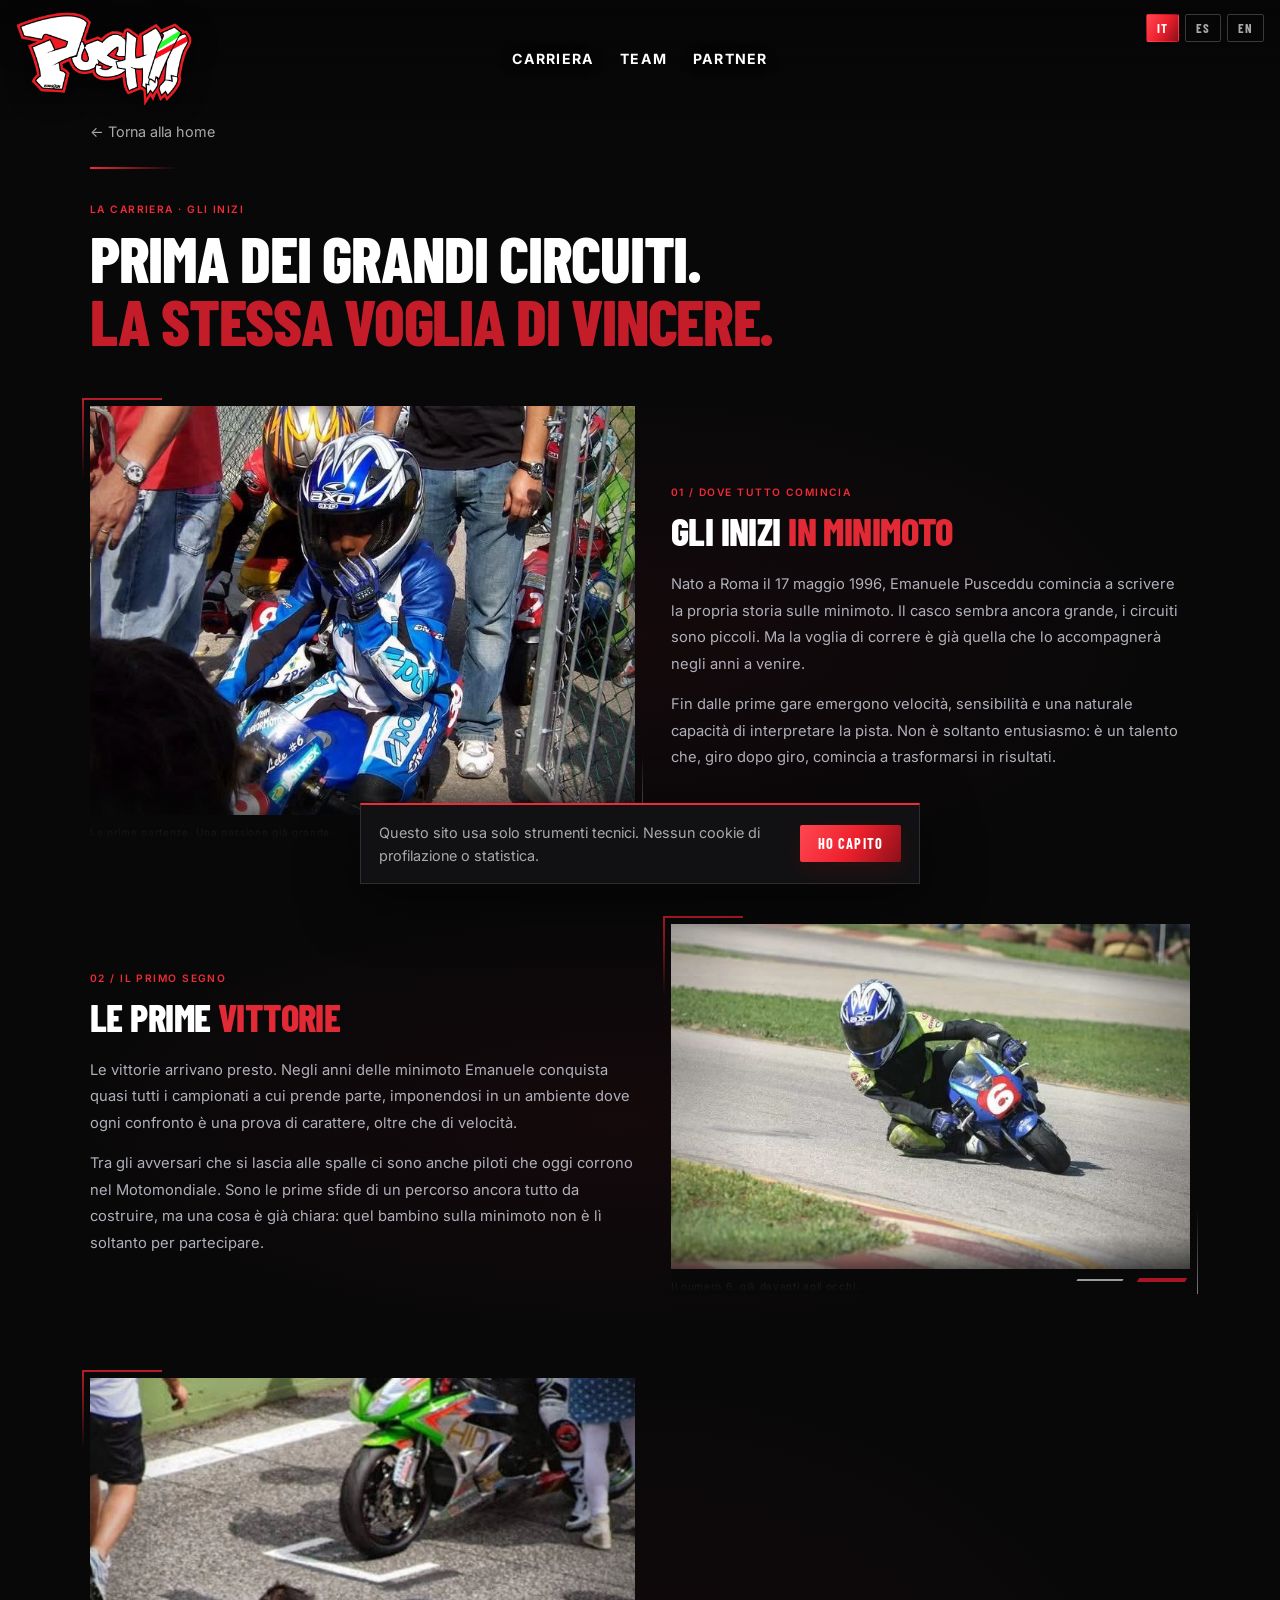
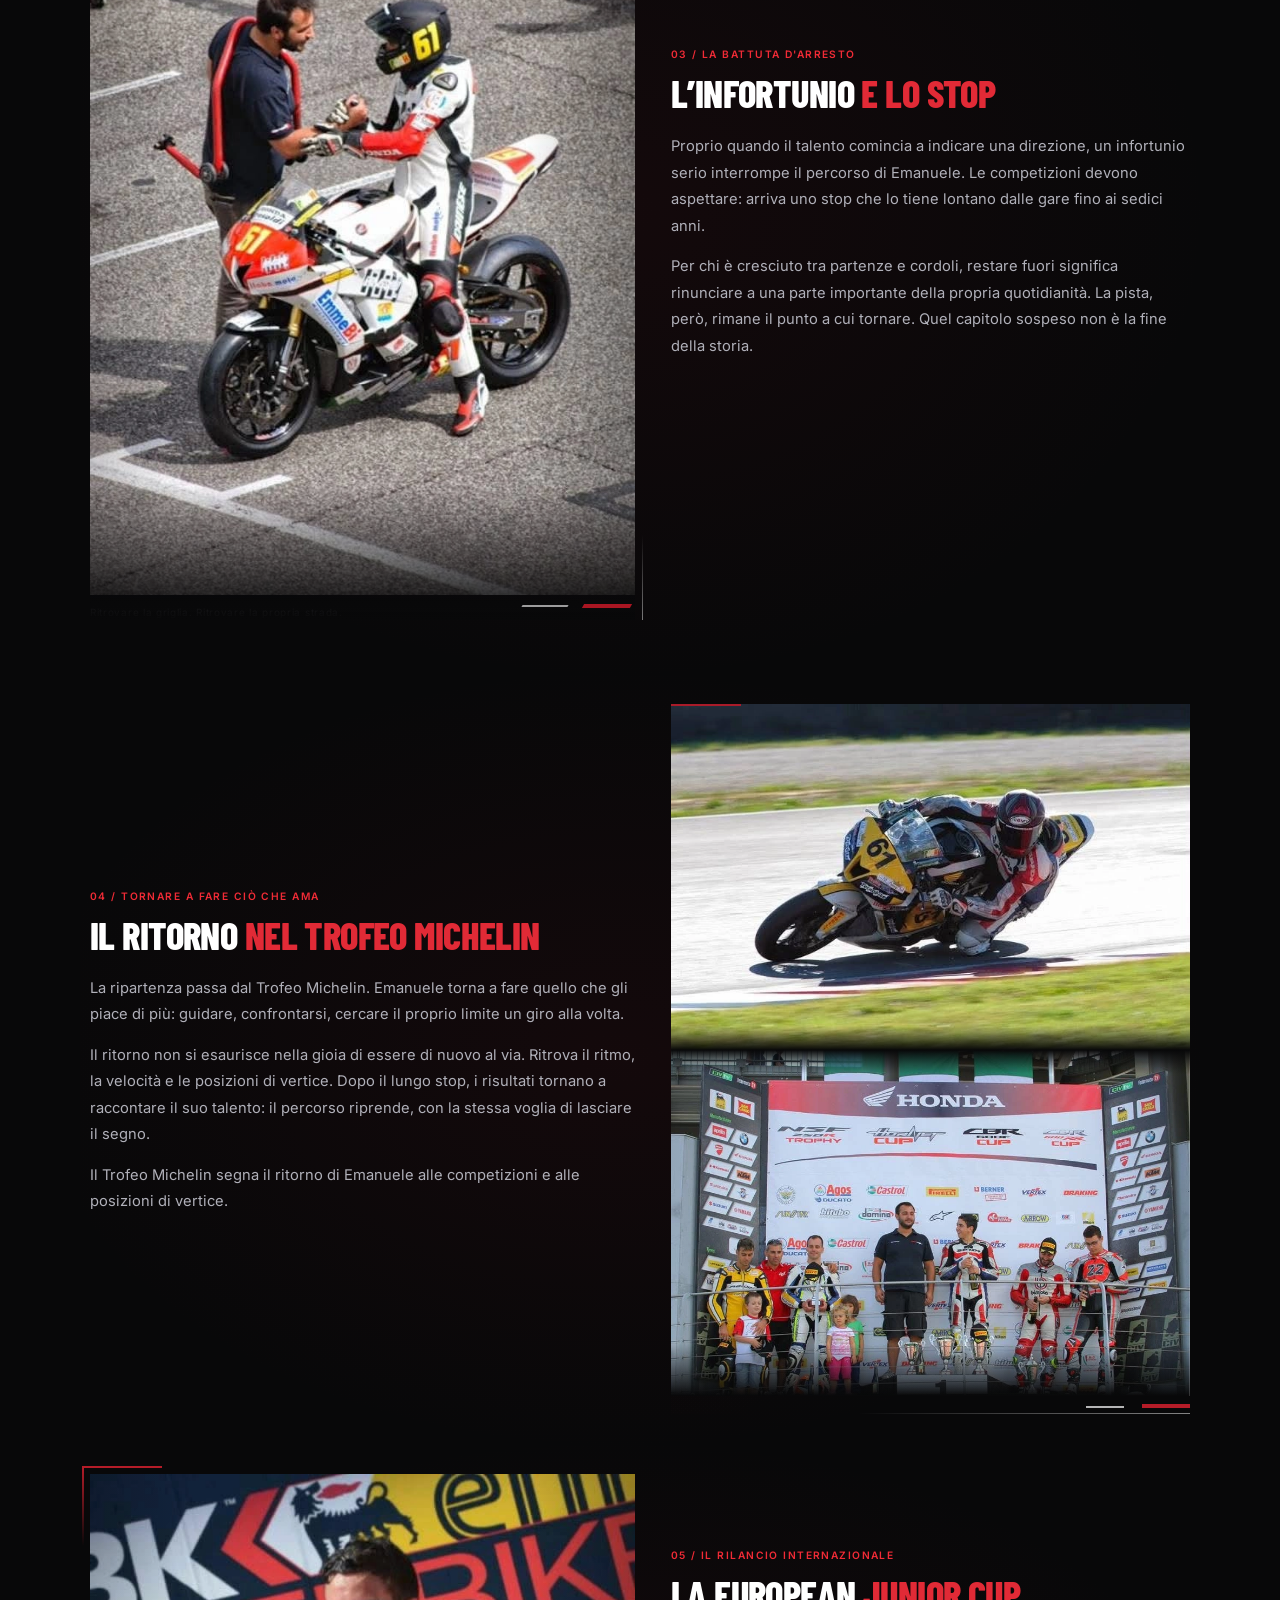
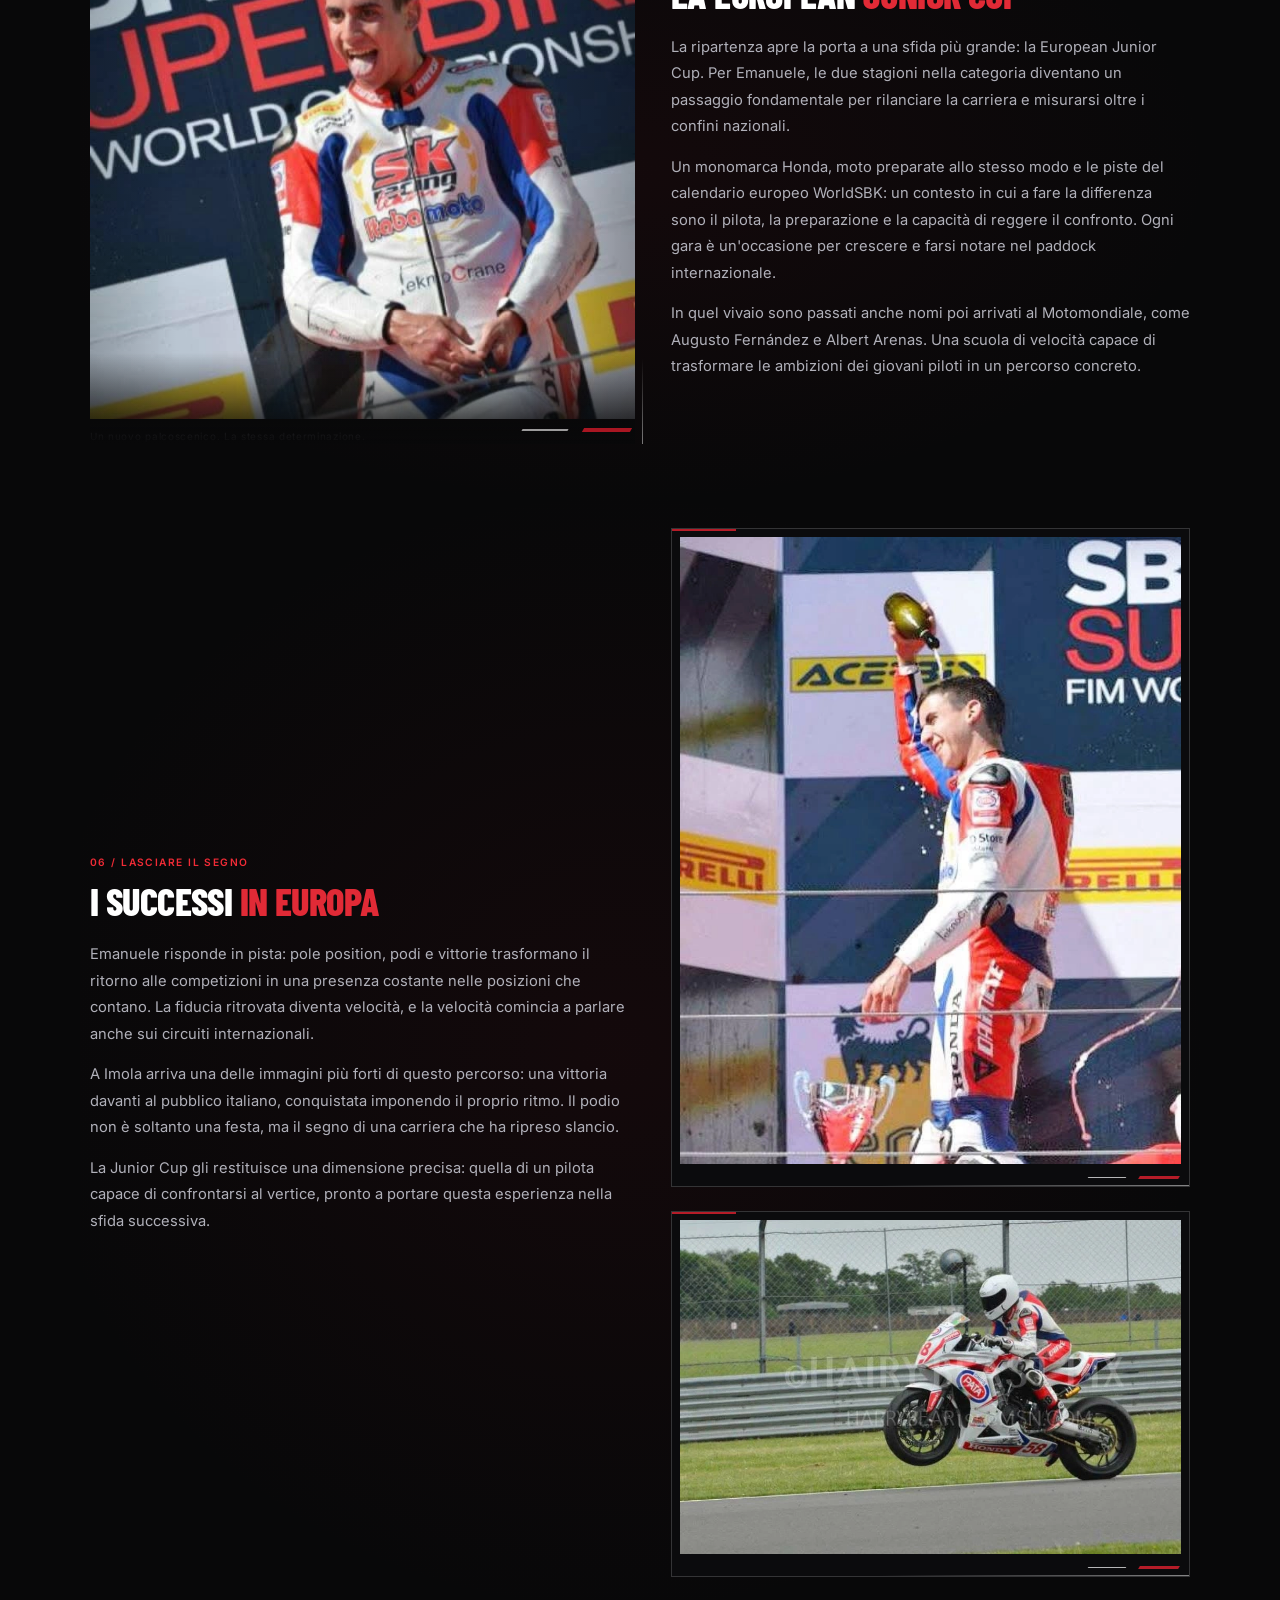
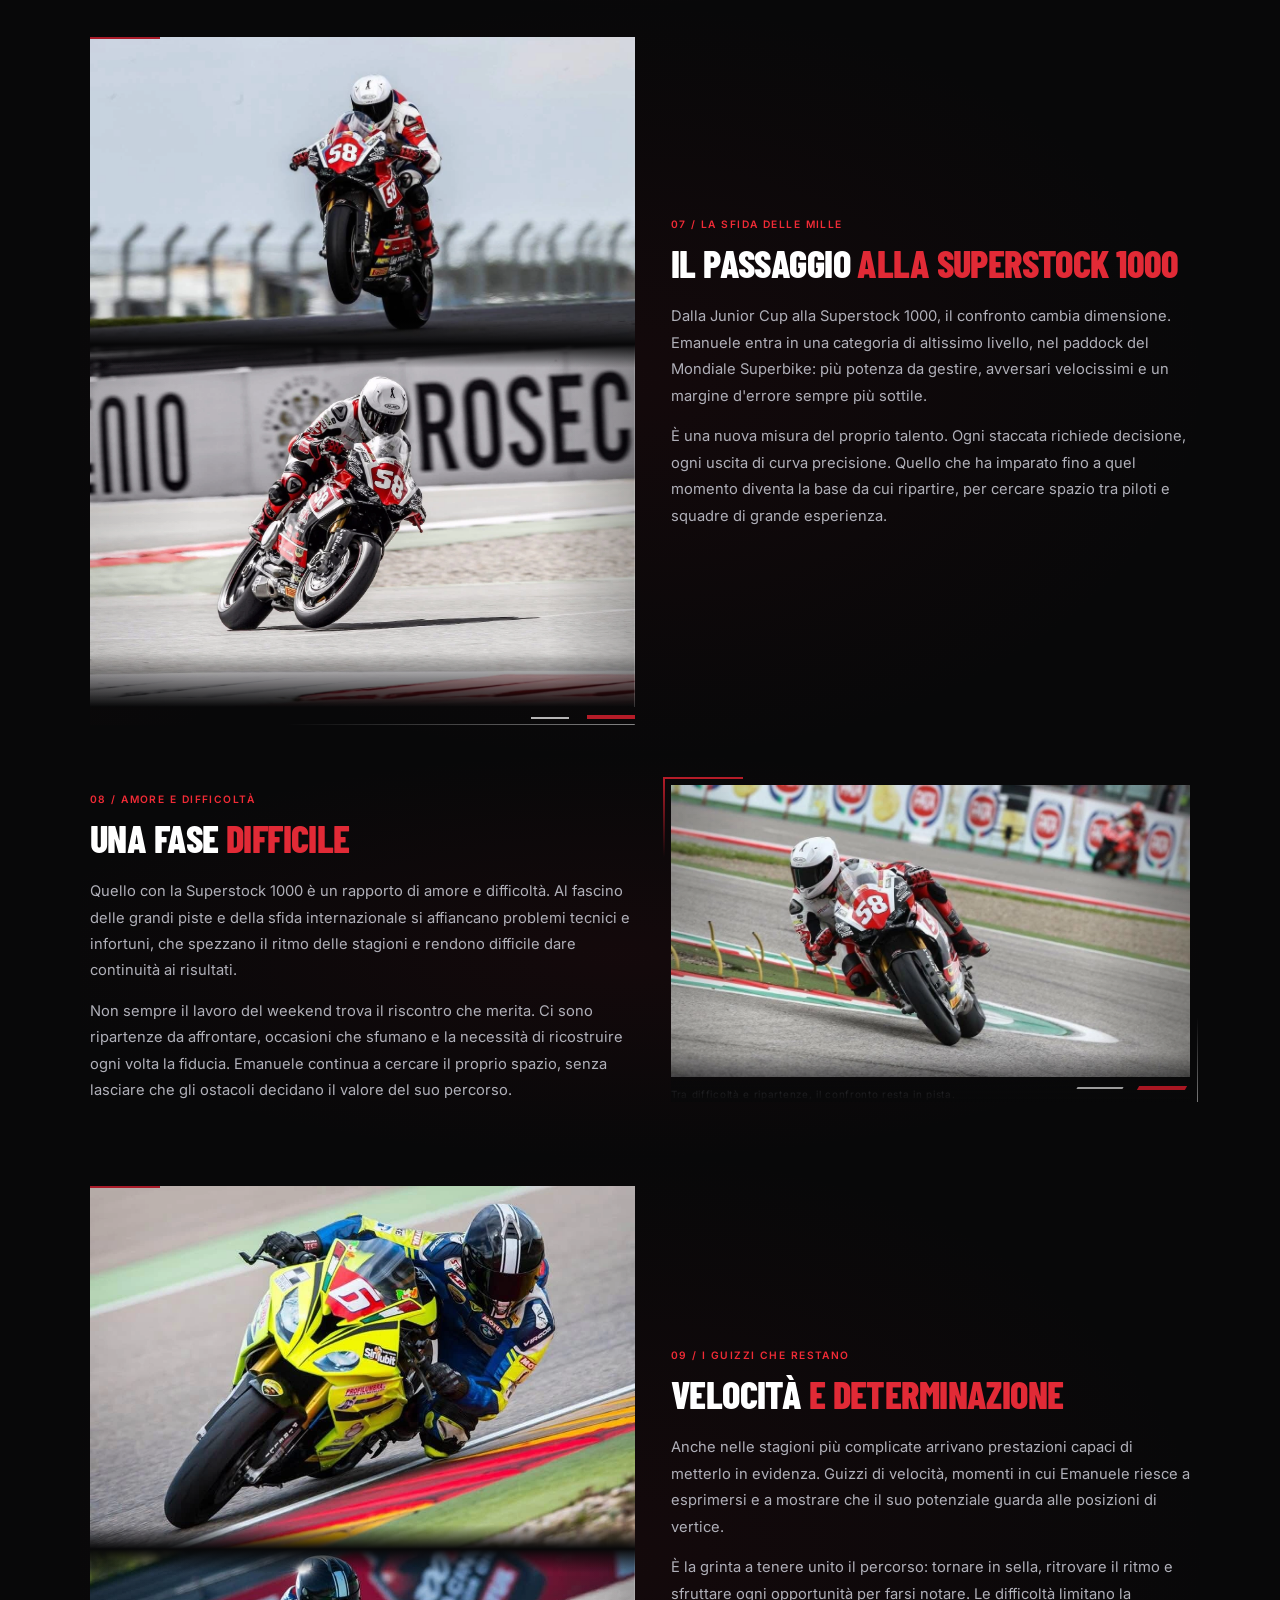
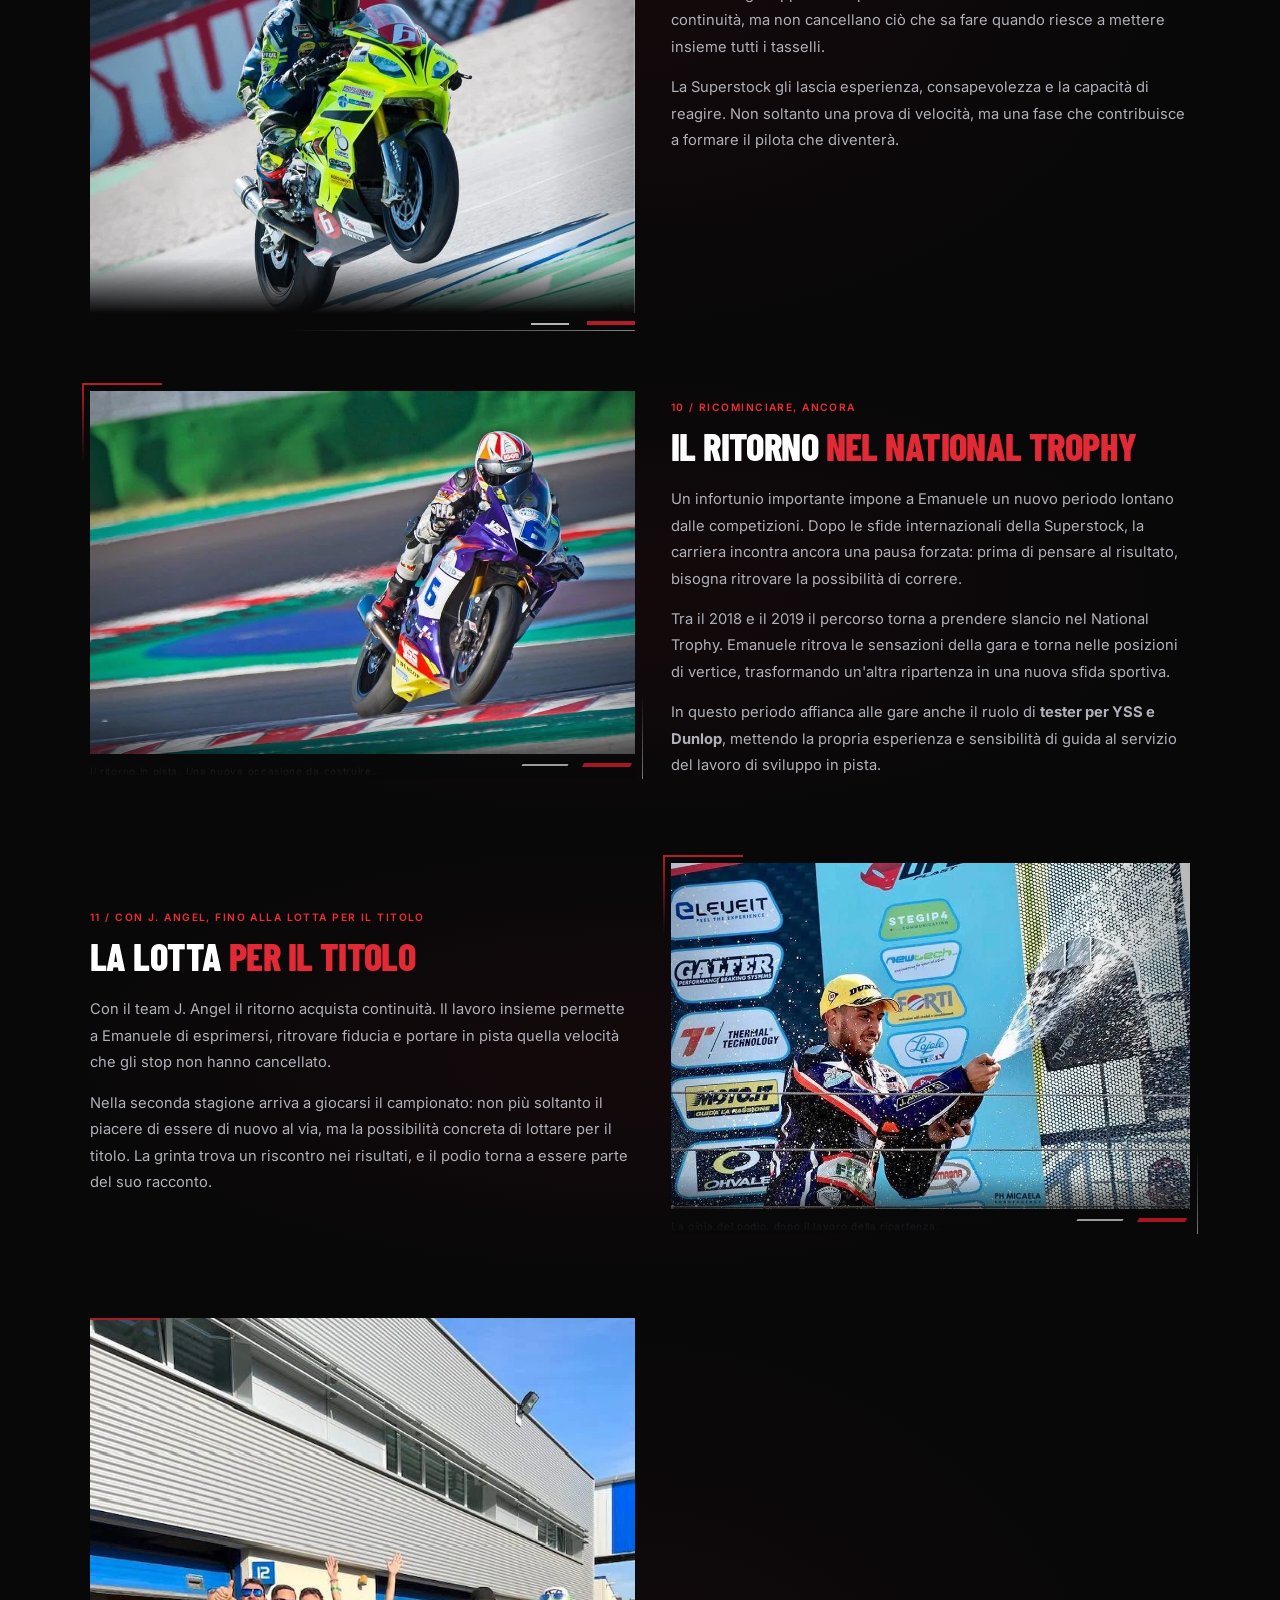
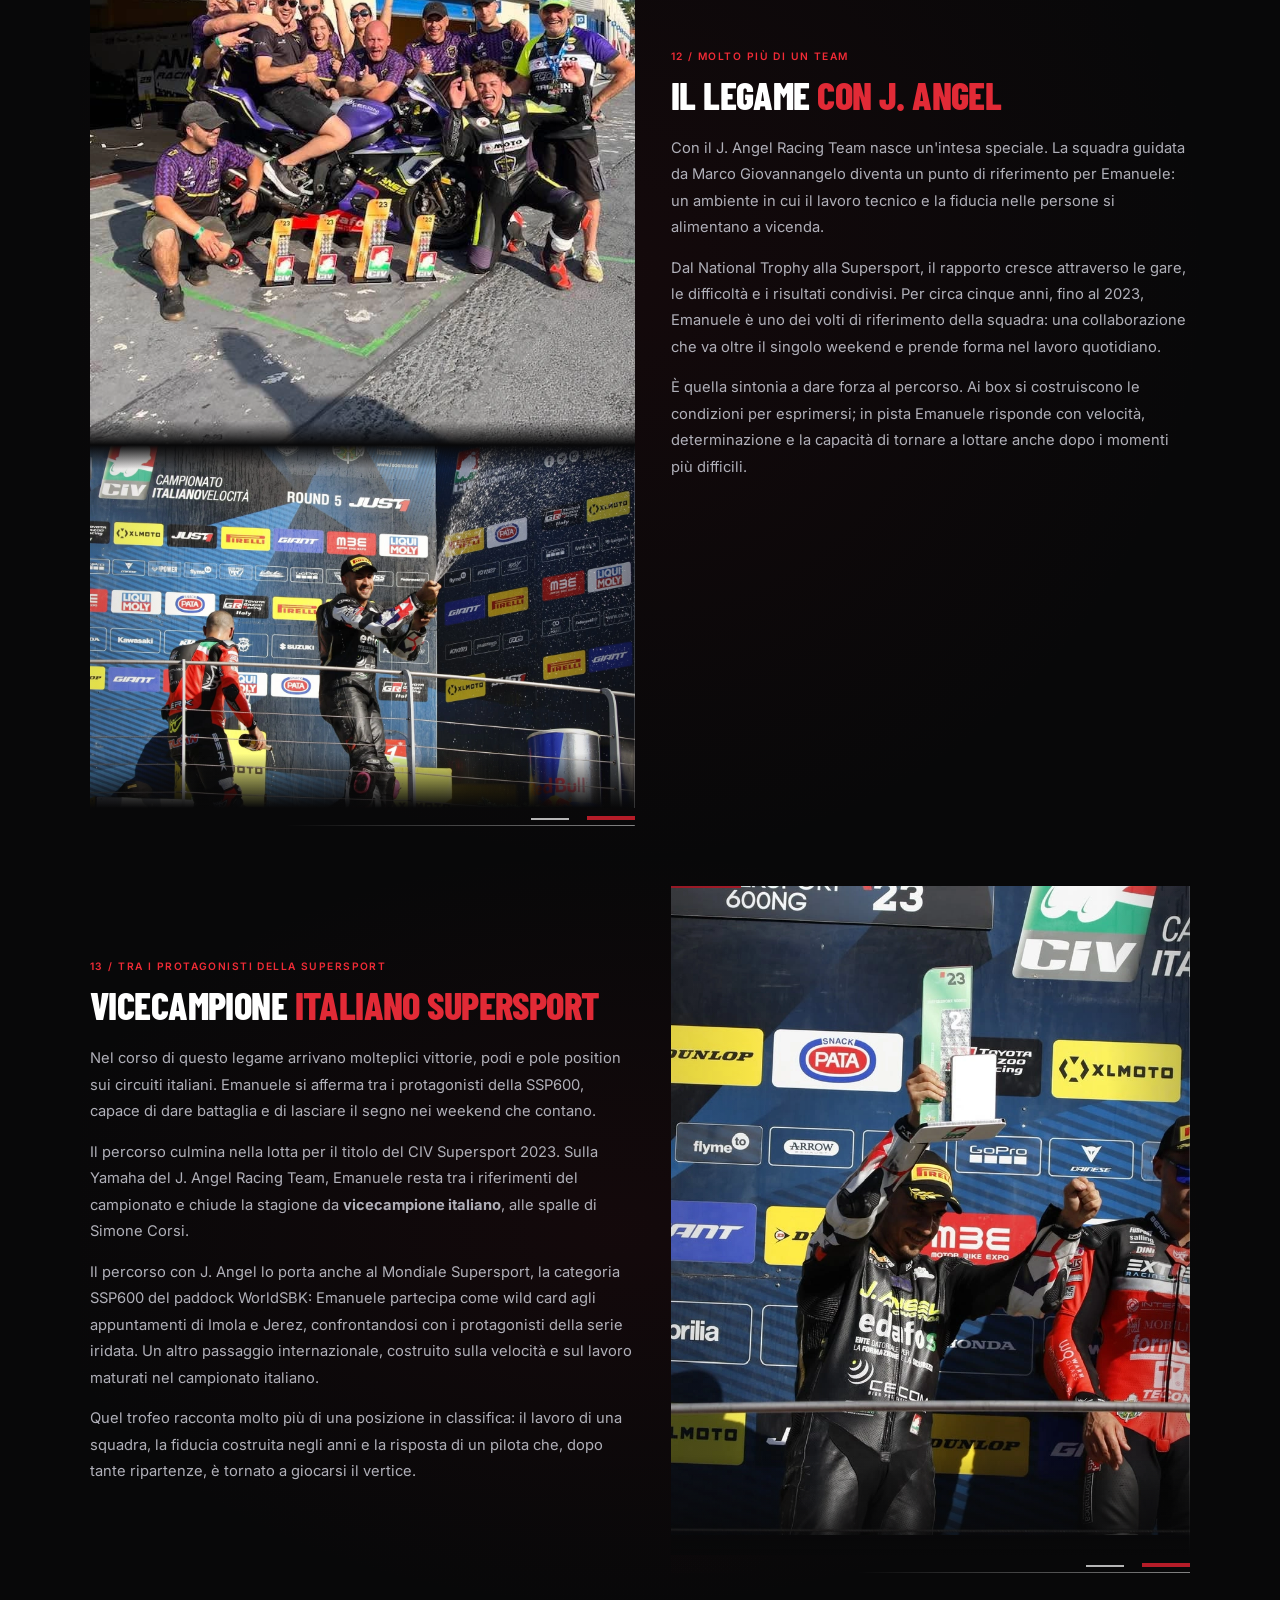
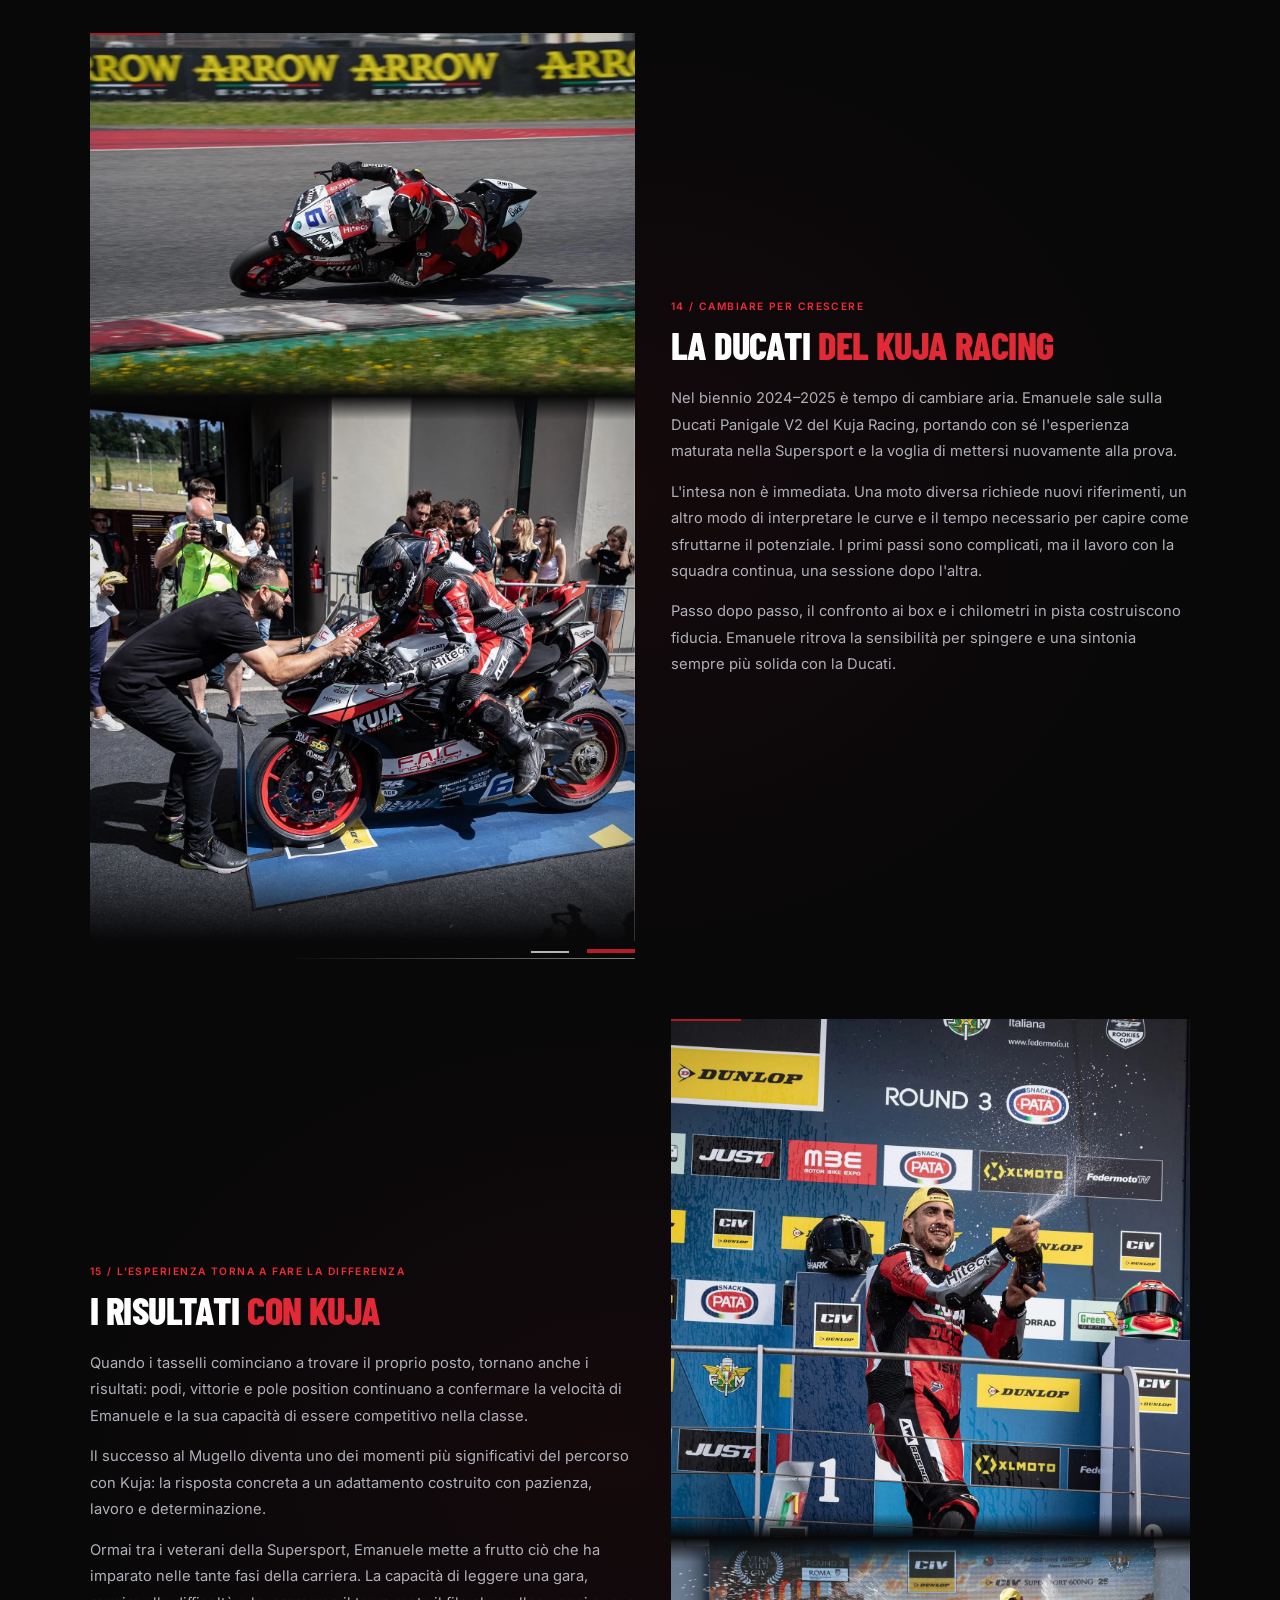
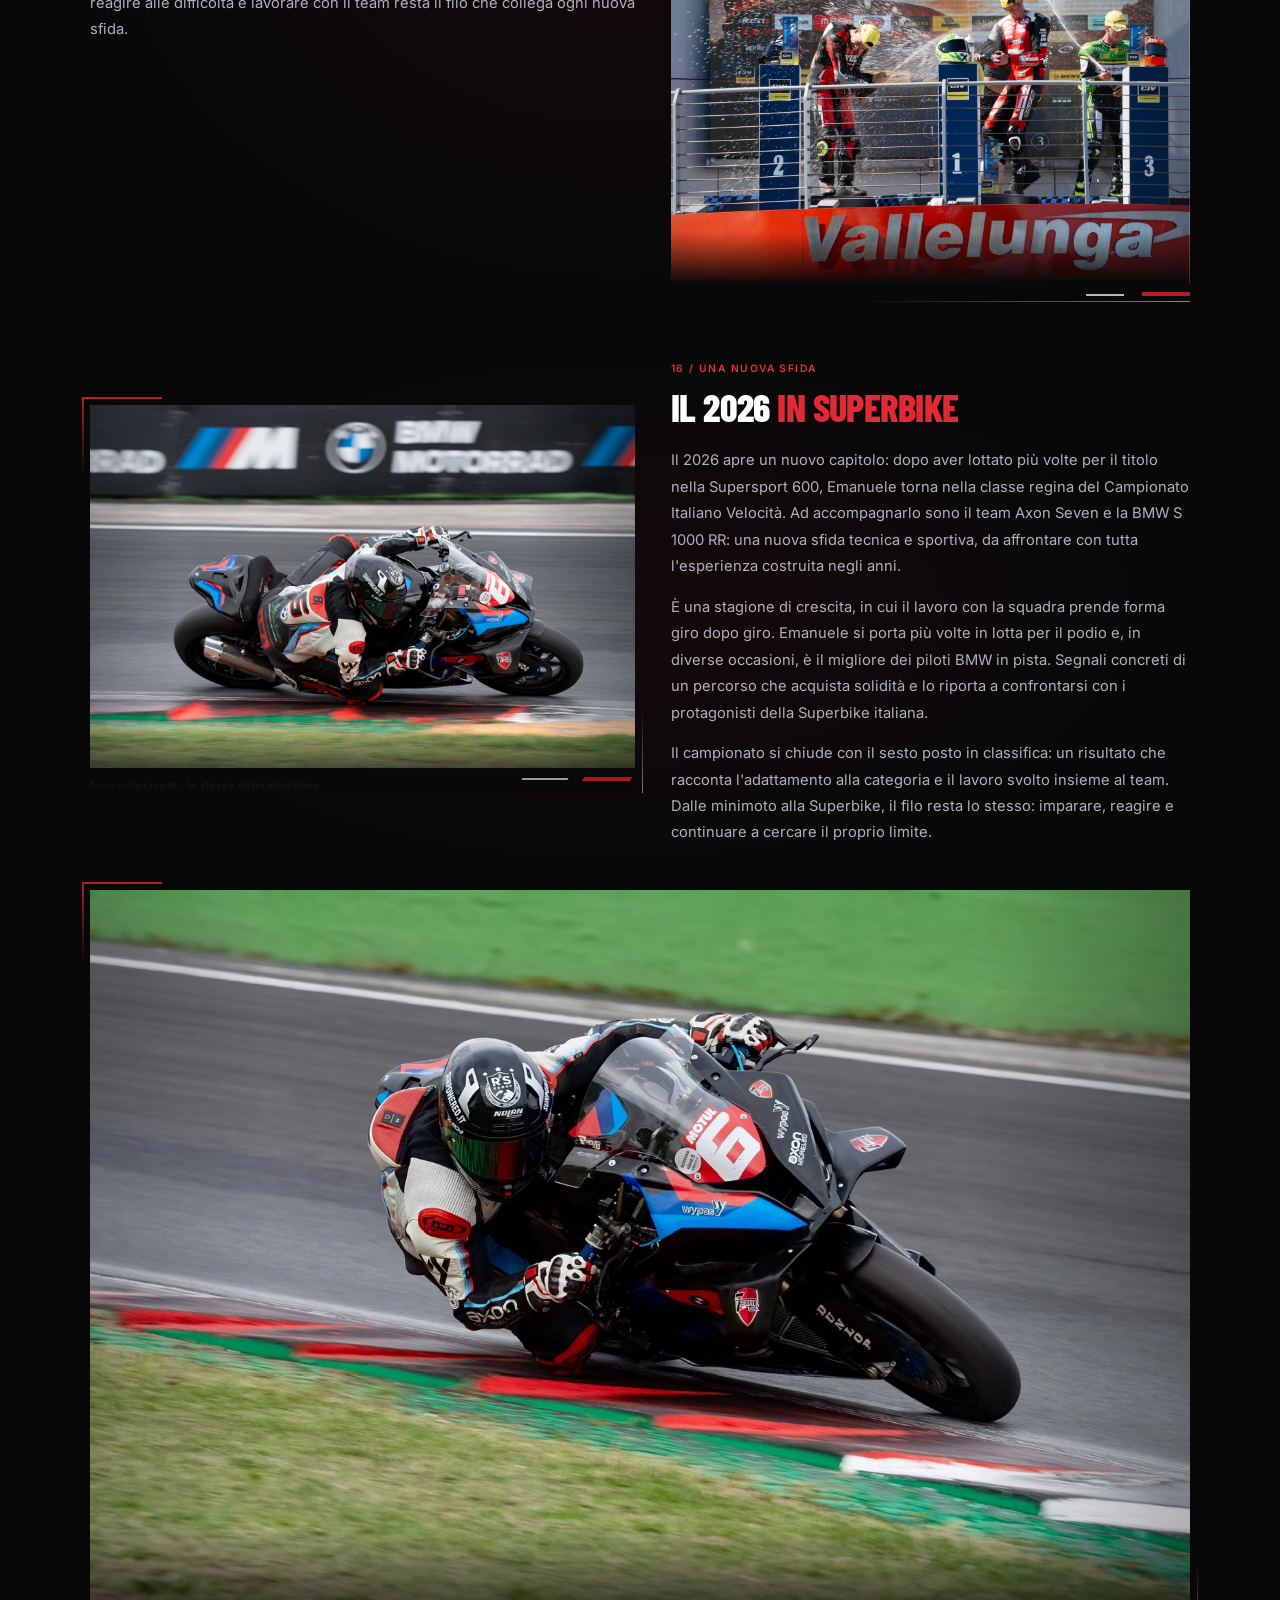
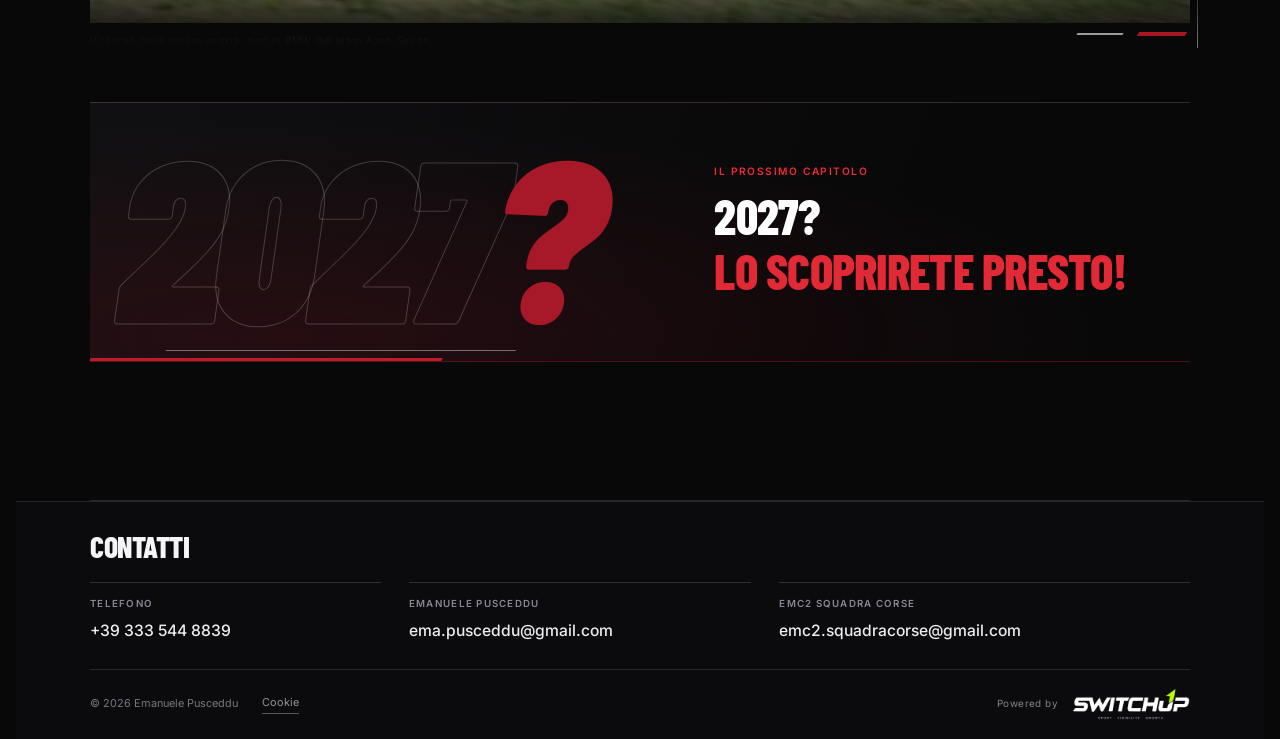
<file: carriera.html>
<!doctype html>
<html lang="it">
<head>
<meta charset="utf-8">
<meta name="viewport" content="width=device-width, initial-scale=1, viewport-fit=cover">
<meta name="claude:viewport-fit-sides" content="cover">
<title>Carriera · Emanuele Pusceddu</title>
<meta name="description" content="Emanuele Pusceddu, pilota del Campionato Italiano Velocità. Profilo, stagione, partner e contatti.">
<link rel="preconnect" href="https://fonts.googleapis.com">
<link rel="preconnect" href="https://fonts.gstatic.com" crossorigin>
<link href="https://fonts.googleapis.com/css2?family=Barlow+Condensed:wght@500;700;800&family=Inter:wght@400;500;600&display=swap" rel="stylesheet">
<style>
:root {
  --bg: #0a0a0a;
  --bg-2: #141414;
  --fg: #ffffff;
  --muted: #a9a9a9;
  --line: #2a2a2a;
  --red: #e10600;
  --red-grad: linear-gradient(135deg, #ff3b2a 0%, #e10600 50%, #7a0000 100%);
  --red-line: linear-gradient(90deg, #e10600, rgba(225,6,0,0));
  --font-title: "Barlow Condensed", "Arial Narrow", sans-serif;
  --font-body: "Inter", system-ui, sans-serif;
  color-scheme: dark;
}
* { box-sizing: border-box; }
html { scroll-behavior: smooth; }
body {
  margin: 0;
  background: var(--bg);
  color: var(--fg);
  font-family: var(--font-body);
  font-size: 16px;
  line-height: 1.6;
  padding-left: max(16px, env(safe-area-inset-left, 0px));
  padding-right: max(16px, env(safe-area-inset-right, 0px));
}
img { max-width: 100%; display: block; }
a { color: var(--fg); }
.wrap { max-width: 1100px; margin: 0 auto; }

/* Header */
.top {
  position: sticky;
  top: env(safe-area-inset-top, 0px);
  z-index: 10;
  background: rgba(10, 10, 10, 0.94);
  border-bottom: 1px solid var(--line);
  backdrop-filter: blur(6px);
}
.top .wrap { display: flex; align-items: center; justify-content: space-between; gap: 16px; padding-block: 14px; flex-wrap: wrap; }
.logo { font-family: var(--font-title); font-weight: 800; font-size: 1.25rem; text-transform: uppercase; letter-spacing: .04em; text-decoration: none; }
.logo-img { height: 34px; width: auto; }
.nav { display: flex; gap: 18px; flex-wrap: wrap; }
.nav a { text-decoration: none; font-size: .9rem; color: var(--muted); }
.nav a:hover, .nav a:focus-visible { color: var(--fg); }

/* Hero */
.hero {
  position: relative;
  min-height: 80vh;
  display: flex;
  align-items: flex-end;
  background:
    linear-gradient(180deg, rgba(10,10,10,0.15) 0%, rgba(10,10,10,0.95) 100%),
    radial-gradient(120% 80% at 85% 0%, rgba(225,6,0,0.38) 0%, rgba(10,10,10,0) 60%),
    var(--bg-2);
  border-bottom: 1px solid var(--line);
  overflow: hidden;
}
.hero-photo { position: absolute; inset: 0; width: 100%; height: 100%; object-fit: cover; opacity: .5; }
.hero-content { position: relative; padding-block: 72px 56px; width: 100%; }
.eyebrow { font-family: var(--font-title); font-weight: 700; text-transform: uppercase; letter-spacing: .18em; font-size: .85rem; color: var(--red); margin: 0 0 12px; }
h1 {
  font-family: var(--font-title);
  font-weight: 800;
  font-size: clamp(3.2rem, 12vw, 7.5rem);
  line-height: .88;
  text-transform: uppercase;
  margin: 0;
  text-wrap: balance;
}
h1 .accent { background: var(--red-grad); -webkit-background-clip: text; background-clip: text; color: transparent; }
.stats { display: flex; flex-wrap: wrap; gap: 12px; margin-top: 28px; }
.stat { border: 1px solid var(--line); border-left: 3px solid var(--red); padding: 10px 16px; min-width: 130px; background: rgba(10,10,10,0.75); }
.stat b { display: block; font-family: var(--font-title); font-size: 1.8rem; line-height: 1; }
.stat small { color: var(--muted); font-size: .78rem; text-transform: uppercase; letter-spacing: .08em; }

/* Buttons */
.btn {
  display: inline-block;
  font-family: var(--font-title);
  font-weight: 700;
  text-transform: uppercase;
  letter-spacing: .08em;
  font-size: 1rem;
  padding: 14px 26px;
  border: 0;
  border-radius: 2px;
  text-decoration: none;
  background: var(--red-grad);
  color: var(--fg);
  cursor: pointer;
  transition: filter .2s ease, transform .2s ease;
}
.btn:hover, .btn:focus-visible { filter: brightness(1.12); transform: translateY(-1px); }
.btn.ghost { background: transparent; border: 1px solid var(--fg); }
.btn.ghost:hover, .btn.ghost:focus-visible { background: var(--fg); color: var(--bg); }
.actions { display: flex; flex-wrap: wrap; gap: 12px; margin-top: 28px; }

/* Sections */
section { padding-block: 72px; border-bottom: 1px solid var(--line); }
h2 {
  font-family: var(--font-title);
  font-weight: 800;
  font-size: clamp(2.2rem, 6vw, 3.4rem);
  text-transform: uppercase;
  line-height: 1;
  margin: 0 0 12px;
  text-wrap: balance;
}
h2 .red { background: var(--red-grad); -webkit-background-clip: text; background-clip: text; color: transparent; }
.sub { color: var(--muted); max-width: 62ch; margin: 0 0 28px; }
.rule { width: 72px; height: 3px; background: var(--red-line); margin: 0 0 20px; }
.grid-2 { display: grid; grid-template-columns: 1fr; gap: 32px; align-items: start; }
@media (min-width: 768px) { .grid-2 { grid-template-columns: 1fr 1fr; } }
.photo-ph {
  aspect-ratio: 4 / 5;
  width: 100%;
  background: var(--bg-2);
  border: 1px dashed #444;
  display: grid;
  place-items: center;
  color: var(--muted);
  font-size: .8rem;
  letter-spacing: .08em;
  text-transform: uppercase;
  text-align: center;
  padding: 16px;
}
.photo-ph.wide { aspect-ratio: 16 / 9; }
.photo-ph.land { aspect-ratio: 4 / 3; }
.cards { display: grid; grid-template-columns: 1fr; gap: 16px; margin-top: 24px; }
@media (min-width: 600px) { .cards.three { grid-template-columns: repeat(3, 1fr); } .cards.two { grid-template-columns: repeat(2, 1fr); } }
.card { background: var(--bg-2); border: 1px solid var(--line); padding: 20px; }
.card h3 { font-family: var(--font-title); font-size: 1.2rem; text-transform: uppercase; margin: 0 0 6px; }
.card p { margin: 0; color: var(--muted); font-size: .95rem; }
.tag { display: inline-block; font-size: .7rem; letter-spacing: .1em; text-transform: uppercase; color: var(--muted); border: 1px solid var(--line); padding: 2px 8px; margin-top: 10px; }

/* Timeline */
.timeline { border-left: 2px solid var(--line); margin-left: 6px; padding-left: 24px; display: grid; gap: 22px; }
.timeline li { list-style: none; position: relative; }
.timeline li::before { content: ""; position: absolute; left: -31px; top: 6px; width: 12px; height: 12px; background: var(--red); border-radius: 50%; }
.timeline b { font-family: var(--font-title); font-size: 1.3rem; display: block; }
.timeline span { color: var(--muted); font-size: .95rem; }
ul.plain { list-style: none; padding: 0; margin: 0; display: grid; gap: 10px; }

/* Partner */
.partners { display: grid; grid-template-columns: repeat(2, 1fr); gap: 12px; }
@media (min-width: 768px) { .partners { grid-template-columns: repeat(4, 1fr); } }
.partner { border: 1px dashed #444; aspect-ratio: 3 / 2; display: grid; place-items: center; color: var(--muted); font-size: .75rem; text-transform: uppercase; letter-spacing: .08em; text-align: center; padding: 10px; }

/* Gallery */
.gallery { display: grid; grid-template-columns: 1fr; gap: 12px; }
@media (min-width: 600px) { .gallery { grid-template-columns: repeat(3, 1fr); } }

/* Contatti */
.contact-box { background: var(--bg-2); border: 1px solid var(--line); border-top: 3px solid var(--red); padding: 28px; }
.contact-box p { margin: 0 0 10px; }
.contact-box .big { font-family: var(--font-title); font-size: 1.6rem; font-weight: 700; word-break: break-word; }
.note { color: var(--muted); font-size: .85rem; }

footer { padding-block: 32px; color: var(--muted); font-size: .85rem; }
footer .wrap { display: flex; flex-wrap: wrap; justify-content: space-between; gap: 12px; align-items: center; }
footer button { background: none; border: 0; color: var(--muted); text-decoration: underline; cursor: pointer; font: inherit; padding: 0; }

/* Cookie */
.cookie {
  position: fixed;
  left: max(16px, env(safe-area-inset-left, 0px));
  right: max(16px, env(safe-area-inset-right, 0px));
  bottom: max(16px, env(safe-area-inset-bottom, 0px));
  max-width: 560px;
  margin-inline: auto;
  background: var(--bg-2);
  border: 1px solid var(--line);
  border-top: 2px solid var(--red);
  padding: 16px 18px;
  display: flex; flex-wrap: wrap; gap: 12px; align-items: center; justify-content: space-between;
  font-size: .9rem;
  z-index: 20;
}
.cookie[hidden] { display: none; }
.cookie p { margin: 0; color: var(--muted); flex: 1 1 260px; }
.cookie .btn { padding: 10px 18px; font-size: .9rem; }

:focus-visible { outline: 2px solid var(--red); outline-offset: 3px; }
@media (prefers-reduced-motion: reduce) { html { scroll-behavior: auto; } .btn { transition: none; } }

/* Visual pass SwitchUp */
:root {
  --red: #f12b36;
  --red-grad: linear-gradient(120deg, #ff4852 0%, #ed202d 52%, #8d1019 100%);
  --red-line: linear-gradient(90deg, #f12b36, rgba(241,43,54,0));
  --bg: #080809;
  --bg-2: #111113;
  --line: rgba(255,255,255,.12);
}
::selection { background: #f12b36; color: #fff; }
.top { background: rgba(8,8,9,.88); border-bottom-color: rgba(255,255,255,.09); }
.top .wrap { min-height: 68px; }
.logo-img { height: 38px; }
.nav { gap: clamp(12px, 2vw, 24px); }
.nav a { font-size: .78rem; letter-spacing: .08em; text-transform: uppercase; transition: color .2s ease; }
.hero {
  min-height: min(860px, max(680px, calc(100svh - 68px)));
  background:
    linear-gradient(90deg, rgba(8,8,9,.98) 0%, rgba(8,8,9,.84) 45%, rgba(8,8,9,.14) 100%),
    linear-gradient(180deg, rgba(8,8,9,.16), rgba(8,8,9,.97)),
    radial-gradient(70% 90% at 100% 8%, rgba(241,43,54,.38), transparent 65%),
    #101012;
}
.hero::before {
  content: "";
  position: absolute;
  width: clamp(360px, 53vw, 760px);
  aspect-ratio: 1;
  right: clamp(-210px, -8vw, -80px);
  top: 3%;
  border: 1px solid rgba(255,255,255,.08);
  border-radius: 50%;
  box-shadow: 0 0 0 28px rgba(255,255,255,.018), 0 0 0 78px rgba(255,255,255,.014), 0 0 0 145px rgba(255,255,255,.01);
  pointer-events: none;
}
.hero::after {
  content: "";
  position: absolute;
  right: 0;
  top: 0;
  width: min(32vw, 430px);
  height: 100%;
  background: linear-gradient(145deg, transparent 25%, rgba(241,43,54,.14) 25.2%, rgba(241,43,54,.025) 47%, transparent 47.2%);
  clip-path: polygon(46% 0,100% 0,100% 100%,0 100%);
  pointer-events: none;
}
.hero-content { padding-block: 96px 68px; z-index: 1; }
.eyebrow { font-size: .78rem; letter-spacing: .22em; }
h1 { max-width: 900px; font-size: clamp(4rem, 10.5vw, 8rem); letter-spacing: -.025em; }
h1 .accent { background-image: linear-gradient(115deg,#ff666d 0%,#ed202d 48%,#a20f18 100%); }
.stat { border-color: rgba(255,255,255,.14); border-left-color: #f12b36; background: rgba(12,12,14,.78); backdrop-filter: blur(8px); }
.stat b { font-size: clamp(1.45rem, 2.3vw, 1.9rem); }
.btn { box-shadow: 0 8px 24px rgba(225,6,0,.12); }
section { padding-block: clamp(64px, 8vw, 104px); }
.rule { width: 88px; height: 2px; margin-bottom: 24px; }
h2 { letter-spacing: -.015em; }
.photo-ph {
  position: relative;
  overflow: hidden;
  border: 1px solid rgba(255,255,255,.13);
  background:
    linear-gradient(145deg, rgba(241,43,54,.14), transparent 42%),
    repeating-linear-gradient(135deg, rgba(255,255,255,.025) 0 1px, transparent 1px 12px),
    #111113;
  color: rgba(255,255,255,.68);
  letter-spacing: .16em;
}
.photo-ph::before {
  content: "";
  position: absolute;
  width: 68%;
  aspect-ratio: 1;
  border: 1px solid rgba(255,255,255,.1);
  border-radius: 50%;
  right: -18%;
  bottom: -32%;
  box-shadow: 0 0 0 22px rgba(255,255,255,.018), 0 0 0 54px rgba(255,255,255,.012);
}
.photo-ph::after {
  content: "";
  position: absolute;
  top: 18px;
  left: 18px;
  width: 34px;
  height: 2px;
  background: #f12b36;
}
.cards { gap: 18px; }
.card {
  position: relative;
  overflow: hidden;
  background: linear-gradient(145deg, rgba(255,255,255,.045), transparent 68%), #111113;
  border-color: rgba(255,255,255,.11);
  padding: clamp(20px, 2.5vw, 28px);
  transition: transform .25s ease, border-color .25s ease, background .25s ease;
}
.card:hover { transform: translateY(-4px); border-color: rgba(241,43,54,.58); }
.card h3 { letter-spacing: .025em; }
.timeline { border-left-color: rgba(255,255,255,.16); gap: 28px; }
.timeline li::before { box-shadow: 0 0 0 5px rgba(241,43,54,.13); }
.partner {
  position: relative;
  overflow: hidden;
  border-style: solid;
  border-color: rgba(255,255,255,.11);
  background: linear-gradient(145deg, rgba(241,43,54,.08), transparent 62%), #111113;
  transition: transform .25s ease, border-color .25s ease;
}
.partner:hover { transform: translateY(-3px); border-color: rgba(241,43,54,.6); }
.contact-box { background: linear-gradient(135deg, rgba(241,43,54,.08), transparent 60%), #111113; }
.cookie { box-shadow: 0 18px 55px rgba(0,0,0,.5); backdrop-filter: blur(12px); }
@media (max-width: 700px) {
  body { padding-inline: 12px; }
  .top .wrap { padding-block: 10px; gap: 8px; }
  .logo-img { height: 32px; }
  .nav { width: 100%; gap: 16px; overflow-x: auto; flex-wrap: nowrap; padding: 0 0 4px; scrollbar-width: none; }
  .nav::-webkit-scrollbar { display: none; }
  .nav a { white-space: nowrap; font-size: .72rem; }
  .hero { min-height: 700px; }
  .hero::before { width: 420px; right: -240px; top: 4%; }
  .hero::after { width: 60vw; opacity: .8; }
  .hero-content { padding-block: 80px 46px; }
  h1 { font-size: clamp(3.5rem, 15vw, 6.3rem); }
  .stats { gap: 8px; }
  .stat { flex: 1 1 140px; min-width: 0; padding: 11px 12px; }
  .actions .btn { flex: 1 1 100%; text-align: center; }
  section { padding-block: 62px; }
}
@media (prefers-reduced-motion: reduce) {
  .card, .partner, .nav a { transition: none; }
  .card:hover, .partner:hover { transform: none; }
}


/* Header trasparente, logo e navigazione */
html { scroll-padding-top: 124px; }
.top {
  position: fixed;
  inset: 0 0 auto;
  z-index: 30;
  background: linear-gradient(180deg, rgba(5,5,6,.74) 0%, rgba(5,5,6,.30) 72%, transparent 100%);
  border-bottom: 0;
  backdrop-filter: none;
}
.top .wrap { min-height: 98px; padding-block: 12px; }
.logo { display: inline-flex; align-items: center; flex: 0 0 auto; }
.logo-img { height: 64px; width: auto; filter: drop-shadow(0 3px 12px rgba(0,0,0,.72)); }
.nav { align-items: center; gap: clamp(14px, 2vw, 28px); }
.nav a {
  position: relative;
  padding: 10px 0;
  color: #fff;
  font-size: .88rem;
  font-weight: 700;
  letter-spacing: .09em;
  text-shadow: 0 2px 12px rgba(0,0,0,.9);
  transition: color .2s ease, filter .2s ease, transform .2s ease;
}
.nav a:not(.team-link)::after {
  content: "";
  position: absolute;
  left: 0;
  right: 100%;
  bottom: 3px;
  height: 2px;
  background: #ff3e49;
  transition: right .2s ease;
}
.nav a:not(.team-link):hover::after,
.nav a:not(.team-link):focus-visible::after { right: 0; }
.nav a:not(.team-link):hover { color: #ff5962; }
.nav .team-link {
  padding: 10px 20px;
  color: #fff;
  background: var(--red-grad);
  box-shadow: 0 5px 22px rgba(241,43,54,.34), 0 2px 10px rgba(0,0,0,.55);
  text-shadow: none;
  transform: skewX(-7deg);
}
.nav .team-link:hover,
.nav .team-link:focus-visible { color: #fff; filter: brightness(1.16); transform: skewX(-7deg) translateY(-1px); }
.hero-content { padding-top: 160px; }
#team { scroll-margin-top: 124px; }
@media (max-width: 700px) {
  html { scroll-padding-top: 124px; }
  .top { padding-inline: max(12px, env(safe-area-inset-left, 0px)); }
  .top .wrap { min-height: 112px; align-content: center; row-gap: 4px; padding-block: 6px; }
  .logo-img { height: 50px; }
  .nav { gap: 15px; padding-bottom: 2px; }
  .nav a { font-size: .74rem; padding: 7px 0; }
  .nav .team-link { padding: 7px 13px; }
  .hero-content { padding-block: 148px 46px; }
  #team { scroll-margin-top: 124px; }
}
@media (prefers-reduced-motion: reduce) {
  .nav a, .nav a::after { transition: none; }
}



/* Foto di apertura */
.hero-photo {
  position: absolute;
  inset: 0;
  z-index: 0;
  width: 100%;
  height: 100%;
  background-image:
    linear-gradient(90deg, rgba(8,8,9,.36) 0%, rgba(8,8,9,.22) 32%, rgba(8,8,9,.02) 64%, rgba(8,8,9,.01) 100%),
    linear-gradient(0deg, rgba(8,8,9,.24) 0%, rgba(8,8,9,0) 52%, rgba(8,8,9,.05) 100%),
    radial-gradient(68% 85% at 77% 44%, rgba(241,43,54,.06), transparent 65%),
    url("optimized/hero-4543e78cb9.webp?v=hq2");
  background-size: cover, cover, cover, cover;
  background-position: center, center, center, 56% 50%;
  background-repeat: no-repeat;
  filter: brightness(1.12) saturate(1.04) contrast(1.07);
}
.hero::before, .hero::after { z-index: 1; }
.hero-content { z-index: 2; }
@media (max-width: 700px) {
  .hero-photo {
    background-image:
      linear-gradient(90deg, rgba(8,8,9,.32) 0%, rgba(8,8,9,.20) 48%, rgba(8,8,9,.02) 100%),
      linear-gradient(0deg, rgba(8,8,9,.24) 0%, rgba(8,8,9,0) 58%, rgba(8,8,9,.05) 100%),
      radial-gradient(75% 70% at 75% 42%, rgba(241,43,54,.06), transparent 65%),
      url("optimized/hero-4543e78cb9.webp?v=hq2");
    background-position: center, center, center, 58% 48%;
  }
}


/* Apertura più leggibile: foto protagonista e logo più ampio */
.hero::before, .hero::after { content: none !important; display: none !important; }
.hero-photo { opacity: 1 !important; filter: brightness(1.30) saturate(1.08) contrast(1.07); }
.hero h1 { text-shadow: 0 4px 28px rgba(0,0,0,.62); }
.hero .eyebrow { text-shadow: 0 2px 14px rgba(0,0,0,.8); }
.logo { margin-left: clamp(26px, 3vw, 40px); }
.logo-img { height: 94px; }
@media (max-width: 700px) {
  .logo { margin-left: 14px; }
  .logo-img { height: 70px; }
}



/* Hero Emanuele: immagine contenuta, bordi sfumati e testo in alto a sinistra */
.hero {
  min-height: min(840px, 90svh);
  align-items: flex-start;
  overflow: hidden;
  background: #080809;
}
.hero::before, .hero::after { display: none !important; content: none !important; }
.hero-photo {
  inset: 12px clamp(12px, 3vw, 42px) 30px;
  width: auto;
  height: auto;
  opacity: 1 !important;
  background-image:
    radial-gradient(ellipse 92% 88% at 50% 48%, transparent 56%, rgba(8,8,9,.42) 82%, #080809 100%),
    linear-gradient(90deg, #080809 0%, rgba(8,8,9,.72) 7%, rgba(8,8,9,.34) 28%, rgba(8,8,9,.05) 62%, transparent 100%),
    linear-gradient(180deg, #080809 0%, rgba(8,8,9,.18) 14%, transparent 38%, transparent 76%, #080809 100%),
    url("optimized/hero-4543e78cb9.webp?v=hq2");
  background-size: cover, cover, cover, cover;
  background-position: center, center, center, 58% 50%;
  background-repeat: no-repeat;
  filter: brightness(1.12) saturate(1.08) contrast(1.05);
  -webkit-mask-image: radial-gradient(ellipse 118% 112% at 50% 48%, #000 62%, rgba(0,0,0,.92) 80%, transparent 100%);
  mask-image: radial-gradient(ellipse 118% 112% at 50% 48%, #000 62%, rgba(0,0,0,.92) 80%, transparent 100%);
}
.hero-content {
  width: 100%;
  max-width: none;
  margin: 0;
  align-self: flex-start;
  z-index: 2;
  padding: clamp(142px, 17vh, 188px) clamp(20px, 5vw, 72px) 42px;
}
.hero .eyebrow { text-shadow: 0 2px 14px rgba(0,0,0,.9); }
.hero h1 {
  max-width: none;
  width: max-content;
  max-width: 100%;
  white-space: nowrap;
  font-size: clamp(2rem, 7.5vw, 7.2rem);
  line-height: .94;
  letter-spacing: -.03em;
  text-shadow: 0 5px 28px rgba(0,0,0,.78);
}
.hero .stats { margin-top: 22px; }
.hero .stat { background: rgba(8,8,9,.82); }
.hero .actions { margin-top: 22px; }
@media (max-width: 700px) {
  .hero { min-height: 740px; }
  .hero-photo {
    inset: 8px 8px 22px;
    background-position: center, center, center, 60% 48%;
    -webkit-mask-image: radial-gradient(ellipse 118% 112% at 50% 48%, #000 62%, rgba(0,0,0,.92) 82%, transparent 100%);
    mask-image: radial-gradient(ellipse 118% 112% at 50% 48%, #000 62%, rgba(0,0,0,.92) 82%, transparent 100%);
  }
  .hero-content { padding: 142px 18px 34px; }
  .hero h1 { font-size: clamp(2rem, 8.2vw, 3.8rem); }
  .hero .stats { margin-top: 16px; gap: 8px; }
  .hero .actions { margin-top: 16px; }
}

/* Testi sulla zona d'erba, sotto il pilota. */
.hero { display: flex; flex-direction: column; justify-content: flex-end; min-height: min(840px, 90svh); }
.hero-photo { position: absolute; inset: 12px clamp(12px, 3vw, 42px) 30px; width: auto; height: auto; margin: 0; }
.hero-content { flex: none; align-self: auto; margin-top: auto; padding: 0 clamp(20px, 5vw, 72px) 54px; }
.hero h1 { font-size: clamp(2rem, 6.6vw, 6rem); }
.hero .eyebrow { margin-bottom: 10px; }
.hero .actions { margin-top: 18px; }
.bio-portrait {
  position: relative;
  isolation: isolate;
  width: calc(100% - 16px);
  margin: 8px 0 16px 8px;
  aspect-ratio: 4 / 5;
  background:
    linear-gradient(180deg, rgba(8,8,9,.12), transparent 28%, transparent 56%, rgba(8,8,9,.88)),
    linear-gradient(90deg, rgba(8,8,9,.45), transparent 20%, transparent 78%, rgba(8,8,9,.42)),
    url('optimized/ritratto-emanuele.webp?v=hq2') 43% 25% / auto 160% no-repeat;
  border: 0;
  box-shadow: 0 22px 45px rgba(0,0,0,.55), 0 0 32px rgba(241,43,54,.08), inset 0 0 35px rgba(0,0,0,.25);
}
.bio-portrait::before {
  content: "";
  position: absolute;
  inset: -8px 8px 8px -8px;
  border-top: 2px solid #f12b36;
  border-left: 2px solid #f12b36;
  pointer-events: none;
  z-index: 1;
  clip-path: polygon(0 0, 24% 0, 24% 2%, 2% 2%, 2% 22%, 0 22%);
}
.bio-portrait::after { content: none; }
.top .wrap { max-width: none; padding-inline: 16px; }
.logo { margin-left: 0; }
@media (max-width: 700px) {
  .hero { min-height: max(740px, 94svh); }
  .hero-photo { inset: 8px 8px 22px; }
  .hero-content { padding: 0 18px 42px; }
  .hero h1 { font-size: clamp(1.8rem, 8.2vw, 3.8rem); }
  .hero .actions { gap: 8px; margin-top: 14px; }
  .hero .actions .btn { padding: 10px 14px; }
  .top .wrap { padding-inline: 0; }
  .logo { margin-left: 0; }
}
/* Intro tipografica racing: un solo passaggio per sessione. */
.race-intro[hidden] { display: none; }
.race-intro { position: fixed; inset: 0; z-index: 100; display: grid; place-items: center; overflow: hidden; background: #080809; animation: intro-exit .55s cubic-bezier(.76,0,.24,1) 1.85s both; }
.race-intro::before { content: none; position: absolute; inset: 0; background: radial-gradient(ellipse at 65% 55%, rgba(241,43,54,.12), transparent 60%); }
.intro-stage { position: relative; width: min(1120px, 88vw); padding-block: 48px; }
.intro-kicker { margin: 0 0 22px; color: #b7b7bd; font: 600 .68rem var(--font-body); text-transform: uppercase; letter-spacing: .34em; animation: intro-detail .6s ease .35s both; }
.intro-name { margin: 0; font-family: var(--font-title); font-weight: 800; font-size: clamp(2rem, 10.2vw, 9rem); line-height: .93; letter-spacing: -.035em; text-transform: uppercase; white-space: nowrap; }
.intro-mask { display: inline-block; overflow: hidden; vertical-align: bottom; padding-block: .08em; }
.intro-word { display: inline-block; animation: intro-name-in .8s cubic-bezier(.16,1,.3,1) .14s both; }
.intro-surname { background: linear-gradient(115deg,#ff666d 0%,#ed202d 48%,#a20f18 100%); background-clip: text; -webkit-background-clip: text; color: transparent; animation-delay: .28s; }
.intro-track { position: relative; height: 2px; margin-top: 28px; overflow: hidden; background: rgba(255,255,255,.1); transform-origin: left; animation: intro-line .7s cubic-bezier(.16,1,.3,1) .4s both; }
.intro-track::after { content: ""; position: absolute; inset: 0; background: linear-gradient(90deg, transparent, #f12b36 70%, #ffb0b5); animation: intro-sweep 1.3s cubic-bezier(.65,0,.35,1) .45s both; }
.intro-caption { margin: 18px 0 0; font: 500 .65rem var(--font-body); color: #87878c; text-transform: uppercase; letter-spacing: .24em; animation: intro-detail .6s ease .65s both; }
.intro-skip { position: absolute; bottom: max(24px, env(safe-area-inset-bottom)); right: 6vw; background: transparent; border: 0; border-bottom: 1px solid #5a5a60; padding: 8px 0; color: #c6c6ca; font: 500 .7rem var(--font-body); letter-spacing: .12em; cursor: pointer; }
@keyframes intro-name-in { from { transform: translate3d(0,115%,0) skewY(4deg); } to { transform: translate3d(0,0,0) skewY(0); } }
@keyframes intro-detail { from { opacity: 0; transform: translateY(8px); } to { opacity: 1; transform: translateY(0); } }
@keyframes intro-line { from { transform: scaleX(0); } to { transform: scaleX(1); } }
@keyframes intro-sweep { from { transform: translateX(-110%); } to { transform: translateX(110%); } }
@keyframes intro-exit { from { opacity: 1; transform: translateY(0); } to { opacity: 0; transform: translateY(-3%); visibility: hidden; } }
@media (max-width: 700px) { .intro-kicker { font-size: .56rem; letter-spacing: .22em; } .intro-caption { font-size: .55rem; letter-spacing: .18em; } }
@media (prefers-reduced-motion: reduce) { .race-intro { display: none; } }

/* Numero di gara come sfondo della biografia */
#profilo { position: relative; }
.num-deco { position: absolute; right: 0; top: 56px; width: min(260px, 44vw); height: auto; opacity: .38; pointer-events: none; z-index: 0; }
#profilo .grid-2 { position: relative; z-index: 1; }
#profilo .sub { font-size: 1.08rem; line-height: 1.7; }
/* Foto apertura a tutta larghezza, sfumata su tutti i bordi, senza taglio della testa */
.hero-photo {
  inset: 0 !important;
  background-position: center 18% !important;
  background-size: cover !important;
  -webkit-mask-image: linear-gradient(to right, transparent 0, #000 10%, #000 90%, transparent 100%), linear-gradient(to bottom, transparent 0, #000 10%, #000 85%, transparent 100%);
  -webkit-mask-composite: source-in;
          mask-image: linear-gradient(to right, transparent 0, #000 10%, #000 90%, transparent 100%), linear-gradient(to bottom, transparent 0, #000 10%, #000 85%, transparent 100%);
          mask-composite: intersect;
}
.back { margin: 0 0 24px; font-size: .9rem; }
.back a { color: var(--muted); text-decoration: none; }
.back a:hover, .back a:focus-visible { color: var(--fg); }
section:first-of-type { padding-top: 120px; }
/* Selettore lingua: tre pulsanti */
.lang { position: fixed; top: max(14px, env(safe-area-inset-top, 0px)); right: max(16px, env(safe-area-inset-right, 0px)); z-index: 60; display: flex; gap: 6px; }
.lang-btn { background: transparent; border: 1px solid #3a3a3a; color: var(--muted); font-family: var(--font-title); font-weight: 700; font-size: .8rem; letter-spacing: .08em; padding: 5px 10px; cursor: pointer; border-radius: 2px; }
.lang-btn:hover, .lang-btn:focus-visible { color: var(--fg); border-color: var(--fg); }
.lang-btn[aria-pressed="true"] { background: var(--red-grad); border-color: transparent; color: var(--fg); }
/* Menu centrato; i pulsanti lingua restano in alto a destra */
@media (min-width: 700px) {
  .top .wrap { position: relative; }
  .top .nav { position: absolute; left: 50%; top: 50%; transform: translate(-50%, -50%); margin: 0; }
}
.nav .nav-team, .nav .nav-team:hover, .nav .nav-team:focus-visible { background:none; box-shadow:none; transform:none; padding:10px 0; color:inherit; text-shadow:none; }
/* Racconto carriera: capitoli alternati, fotografie e testo sullo stesso ritmo. */
.career-opening { padding:14px 0 54px; max-width:900px; }
.career-label { font:600 .64rem var(--font-body); letter-spacing:.19em; text-transform:uppercase; color:#f12b36; margin:0 0 18px; }
.career-opening h1 { font-size:clamp(2.6rem,5vw,4.8rem); line-height:.98; letter-spacing:-.02em; max-width:none; }
.career-opening h1 span { color:#c51c29; }
.career-chapter { position:relative; display:grid; grid-template-columns:minmax(0,1.05fr) minmax(0,1fr); gap:clamp(28px,5vw,64px); align-items:center; padding:24px 0 66px; }
.career-chapter + .career-chapter { padding-top:48px; border-top:1px solid rgba(255,255,255,.08); }
.career-photo { position:relative; margin:0; padding-bottom:24px; }
.career-photo img { width:100%; height:auto; display:block; }
.career-photo::after { content:""; position:absolute; inset:0 0 24px; pointer-events:none; background:linear-gradient(0deg,#080809,transparent 28%),linear-gradient(90deg,rgba(8,8,9,.15),transparent 25%,transparent 75%,rgba(8,8,9,.24)); }
.career-frame { position:absolute; inset:-8px -8px 24px; z-index:1; pointer-events:none; background:linear-gradient(90deg,#b51c28,#b51c28) left top / 80px 2px no-repeat,linear-gradient(180deg,#b51c28,transparent) left top / 2px 80px no-repeat,linear-gradient(0deg,rgba(255,255,255,.45),transparent) right bottom / 1px 85px no-repeat; }
.career-frame::after { content:""; position:absolute; right:12px; bottom:12px; width:48px; height:4px; transform:skewX(-30deg); background:#a91622; box-shadow:-62px 0 0 -1px rgba(255,255,255,.6); }
.career-photo figcaption { position:relative; margin-top:12px; color:#74747f; font-size:.62rem; letter-spacing:.07em; }
.career-copy h2 { font-size:clamp(2rem,3.5vw,3.1rem); line-height:1.02; margin-bottom:26px; }
.career-copy h2 span { color:#e12a36; }
.career-copy > p:not(.career-label):not(.career-pullquote) { color:#b0b0b9; font-size:.92rem; line-height:1.9; margin:0 0 18px; }
.career-pullquote { border-left:2px solid #b51c28; padding-left:16px; color:#eee; font:700 1.3rem/1.35 var(--font-title); text-transform:uppercase; margin:28px 0 0; }
.career-action::after { background:linear-gradient(0deg,#080809,transparent 24%),linear-gradient(90deg,rgba(8,8,9,.3),transparent 25%); }
@media(max-width:700px) { .career-opening { padding-bottom:34px; } .career-opening h1 { font-size:clamp(2.4rem,9vw,3.7rem); } .career-chapter { grid-template-columns:1fr; gap:12px; padding-bottom:36px; } .career-reverse .career-photo { grid-row:1; } .career-photo { margin-inline:8px; } .career-copy { padding-inline:4px; } .career-copy h2 { font-size:2.3rem; } .career-chapter + .career-chapter { padding-top:36px; } }
/* Il ritorno: verticale in griglia, poi azione e podio nello stesso racconto. */
.career-grid-return img { max-height:650px; object-fit:cover; object-position:center 48%; }
.career-return-photos { display:grid; gap:22px; min-width:0; }
.career-return-photos .career-photo { padding-bottom:20px; }
.career-return-photos .career-frame { bottom:20px; }
.career-return-photos .career-photo::after { bottom:20px; }
.career-podium img { aspect-ratio:3 / 2; object-fit:contain; }
@media(max-width:700px) { .career-return-results .career-return-photos { grid-row:2; gap:18px; margin-top:16px; } .career-grid-return img { max-height:580px; } }
.career-junior-celebration img { max-height:650px; object-fit:contain; }
.career-junior-wide { max-width:900px; margin:12px auto 36px; }
.career-junior-wide img { aspect-ratio:3 / 2; object-fit:contain; }
.career-junior-wide::after { background:linear-gradient(0deg,#080809,transparent 18%); }
@media(max-width:700px) { .career-junior-wide { margin-inline:8px; } }
.career-stock-pair { display:grid; gap:18px; min-width:0; }
.career-stock-pair .career-photo { padding-bottom:20px; }
.career-stock-pair .career-photo::after, .career-stock-pair .career-frame { bottom:20px; }
.career-stock-opening .career-copy, .career-stock-resolve .career-copy { align-self:center; }
@media(max-width:700px) { .career-stock-pair { gap:14px; } .career-stock-opening .career-copy, .career-stock-resolve .career-copy { padding-top:16px; } }
.career-jangel-trophy img { max-height:690px; object-fit:contain; }
.career-season-finale { max-width:640px; margin:0 auto 50px; }
.career-junior-wide { max-width:980px; margin:18px auto 54px; padding:12px 12px 30px; background:linear-gradient(135deg,rgba(150,15,27,.12),transparent 42%); border-top:1px solid rgba(255,255,255,.18); border-left:2px solid #c92030; }
.career-junior-wide img { display:block; width:100%; height:auto; aspect-ratio:auto; object-fit:contain; border:1px solid rgba(255,255,255,.12); }
.career-junior-wide::after { background:linear-gradient(0deg,#080809,transparent 11%); pointer-events:none; }
.career-junior-wide figcaption { padding:12px 8px 0; }
@media(max-width:700px) { .career-junior-wide { margin:12px 0 34px; padding:7px 7px 24px; } }

/* Ritmo compatto e collegamento visivo tra testo e fotografie. */
.career-opening { padding:10px 0 28px; }
.career-chapter { gap:clamp(24px,3.4vw,44px); padding:22px 0 30px; isolation:isolate; }
.career-chapter + .career-chapter { padding-top:30px; border-top:0; }
.career-chapter::before { content:""; position:absolute; inset:0 -10px; z-index:-1; pointer-events:none; background:radial-gradient(ellipse at 43% 48%,rgba(122,17,27,.085),transparent 62%); }
.career-chapter::after { content:""; position:absolute; top:0; left:0; right:0; height:1px; pointer-events:none; background:linear-gradient(90deg,transparent,rgba(165,29,40,.28) 36%,rgba(255,255,255,.1) 65%,transparent); }
.career-chapter:first-of-type::after { display:none; }
.career-copy { min-width:0; }
.career-copy h2 { font-size:clamp(1.8rem,3vw,2.65rem); line-height:1.12; margin:0 0 18px; max-width:560px; }
.career-label { margin-bottom:12px; letter-spacing:.14em; }
.career-copy > p:not(.career-label):not(.career-pullquote) { line-height:1.8; margin-bottom:14px; }
.career-pullquote { margin-top:18px; font-size:1.12rem; }
.career-photo::after { background:linear-gradient(0deg,#080809,transparent 15%),linear-gradient(90deg,rgba(8,8,9,.08),transparent 25%,transparent 82%,rgba(8,8,9,.18)); }
.career-photo figcaption { color:#8e8e98; margin-top:10px; line-height:1.5; }
.career-junior-wide { margin-top:8px; margin-bottom:24px; }
.career-season-finale { margin-bottom:28px; }
@media(max-width:700px) {
 .career-opening { padding-bottom:20px; }
 .career-chapter,.career-chapter + .career-chapter { padding-top:24px; padding-bottom:20px; row-gap:12px; }
 .career-copy h2 { font-size:1.9rem; margin-bottom:16px; }
 .career-chapter::before { inset:0; background:radial-gradient(ellipse at 50% 38%,rgba(122,17,27,.07),transparent 65%); }
 .career-stock-pair { grid-row:auto; }
}

/* Fotografie e racconto condividono la stessa altezza visiva. */
.career-chapter { padding-bottom:20px; gap:clamp(20px,2.8vw,36px); }
.career-chapter + .career-chapter { padding-top:20px; }
.career-chapter::after { display:none; }
.career-chapter::before { background:radial-gradient(ellipse at 48% 50%,rgba(115,18,29,.11),transparent 72%); }
.career-photo img { max-height:460px; object-fit:cover; object-position:center; }
.career-stock-pair,.career-return-photos { gap:12px; }
.career-stock-pair .career-photo img,.career-return-photos .career-photo img { max-height:300px; object-fit:cover; }
.career-photo::after { background:linear-gradient(0deg,#080809,transparent 16%),linear-gradient(90deg,rgba(8,8,9,.2),transparent 16%,transparent 80%,rgba(8,8,9,.28)); }
.career-season-lead img { aspect-ratio:4/5; max-height:570px; object-position:50% 38%; }
.career-season-strip { display:grid; grid-template-columns:1fr; gap:20px; margin:0 0 20px; }
.career-season-strip img { aspect-ratio:16/9; max-height:300px; object-fit:cover; }
.career-junior-wide { max-width:800px; margin-bottom:16px; }
.career-junior-wide img { max-height:430px; object-fit:contain; }
@media(max-width:700px) {
 .career-chapter,.career-chapter + .career-chapter { padding-top:16px; padding-bottom:16px; gap:8px; }
 .career-photo { padding-bottom:12px; }
 .career-photo img { max-height:380px; }
 .career-stock-pair .career-photo img,.career-return-photos .career-photo img { max-height:260px; }
 .career-season-lead img { aspect-ratio:4/3; object-position:50% 39%; max-height:350px; }
 .career-season-strip { gap:10px; margin-bottom:16px; }
 .career-season-strip .career-photo { margin-inline:0; }
 .career-season-strip figcaption { font-size:.58rem; }
 .career-frame,.career-photo::after { bottom:12px; }
}

/* Composizioni fotografiche continue, senza fasce nere tra gli scatti. */
.career-photo-group { position:relative; display:grid; gap:0; align-self:stretch; align-content:center; min-width:0; background:linear-gradient(135deg,rgba(120,19,30,.1),rgba(8,8,9,0) 65%); }
.career-photo-group .career-photo { margin:0; padding:0; }
.career-photo-group .career-photo img { display:block; width:100%; height:auto; max-height:290px; object-fit:cover; }
.career-photo-group .career-photo + .career-photo { margin-top:0; }
.career-photo-group .career-frame { inset:0; }
.career-photo-group .career-frame::after,.career-photo-group figcaption { display:none; }
.career-photo-group .career-frame { background:none; }
.career-photo-group .career-photo:first-child .career-frame { background:linear-gradient(90deg,#a91b29,#a91b29) left top/70px 2px no-repeat; }
.career-photo-group .career-photo:last-child .career-frame { border-right:1px solid rgba(255,255,255,.17); }
.career-photo-group .career-photo::after { inset:0; background:linear-gradient(90deg,rgba(8,8,9,.12),transparent 20%,transparent 84%,rgba(8,8,9,.24)); }
.career-photo-group .career-photo:last-child::after { background:linear-gradient(0deg,#080809,transparent 15%),linear-gradient(90deg,rgba(8,8,9,.12),transparent 20%,transparent 84%,rgba(8,8,9,.24)); }
.career-chapter { align-items:center; padding-block:16px; }
.career-chapter + .career-chapter { padding-top:18px; }
.career-copy > p:last-child { margin-bottom:0; }
@media(max-width:700px) {
 .career-photo-group { align-self:auto; grid-row:auto; }
 .career-photo-group .career-photo img { max-height:240px; }
 .career-junior-results .career-photo-group { grid-row:1; }
 .career-return-results .career-return-photos { margin-top:0; gap:0; }
 .career-photo-group .career-photo::after { bottom:0; }
}
/* Raccordo morbido tra gli scatti della stessa composizione. */
.career-photo-group .career-photo + .career-photo { margin-top:-38px; }
.career-photo-group .career-photo + .career-photo img { -webkit-mask-image:linear-gradient(to bottom,transparent 0,#000 42px); mask-image:linear-gradient(to bottom,transparent 0,#000 42px); }
.career-photo-group .career-photo { border:0; background:transparent; }
.career-photo-group .career-photo img { border:0; }
@media(max-width:700px) {
 .career-photo-group .career-photo + .career-photo { margin-top:-28px; }
 .career-photo-group .career-photo + .career-photo img { -webkit-mask-image:linear-gradient(to bottom,transparent 0,#000 32px); mask-image:linear-gradient(to bottom,transparent 0,#000 32px); }
}
/* Foto del titolo: proporzione verticale a fianco del racconto. */
.career-title-photo { align-self:stretch; align-content:stretch; }
.career-title-photo .career-photo { height:100%; min-height:540px; }
.career-title-photo .career-photo img { height:100%; min-height:540px; max-height:none; object-fit:cover; object-position:53% center; }
@media(max-width:700px) {
 .career-title-photo { align-self:auto; }
 .career-title-photo .career-photo { height:auto; min-height:0; }
 .career-title-photo .career-photo img { height:auto; min-height:0; max-height:none; aspect-ratio:4/3; object-position:53% center; }
}
/* Respiro tra i capitoli, mantenendo continue le composizioni fotografiche. */
.career-chapter { padding-top:26px; padding-bottom:30px; }
.career-chapter + .career-chapter { padding-top:30px; }
@media(max-width:700px) {
 .career-chapter { padding-top:22px; padding-bottom:24px; }
 .career-chapter + .career-chapter { padding-top:26px; }
}
/* Raccordo scuro: nessuna sovrapposizione dei soggetti. */
.career-photo-group .career-photo + .career-photo { margin-top:0; }
.career-photo-group .career-photo + .career-photo img { -webkit-mask-image:none; mask-image:none; }
.career-photo-group .career-photo:not(:last-child)::after { inset:0; background:linear-gradient(to bottom,transparent calc(100% - 24px),#080809 100%); }
.career-photo-group .career-photo + .career-photo::before { content:""; position:absolute; inset:0 0 auto; height:24px; z-index:2; pointer-events:none; background:linear-gradient(to bottom,#080809,transparent); }
@media(max-width:700px) {
 .career-photo-group .career-photo + .career-photo { margin-top:0; }
 .career-photo-group .career-photo + .career-photo img { -webkit-mask-image:none; mask-image:none; }
 .career-photo-group .career-photo:not(:last-child)::after { background:linear-gradient(to bottom,transparent calc(100% - 18px),#080809 100%); }
 .career-photo-group .career-photo + .career-photo::before { height:18px; }
}
/* Chiusura del racconto: anticipazione della prossima stagione. */
.career-next { position:relative; isolation:isolate; overflow:hidden; min-height:260px; display:flex; align-items:center; justify-content:flex-end; padding:40px clamp(24px,5vw,64px); margin:30px 0 36px; border-top:1px solid rgba(255,255,255,.15); border-bottom:1px solid rgba(190,25,40,.4); background:radial-gradient(ellipse at 18% 90%,rgba(125,13,26,.22),transparent 65%),linear-gradient(110deg,#101012,#080809 72%); }
.career-next-year { position:absolute; left:3%; top:50%; transform:translateY(-50%) skewX(-8deg); font:900 clamp(120px,18vw,230px)/1 var(--font-title); letter-spacing:-.045em; color:transparent; -webkit-text-stroke:1px rgba(255,255,255,.2); user-select:none; }
.career-next-year span { color:#a71928; -webkit-text-stroke:0; }
.career-next-copy { position:relative; z-index:1; max-width:57%; }
.career-next-copy h2 { margin:0; font-size:clamp(2rem,3.8vw,3.5rem); line-height:1.12; }
.career-next-copy h2 span { color:#e22a37; }
.career-next-lines { position:absolute; bottom:0; left:0; width:32%; height:3px; background:#bd1c2a; transform:skewX(-28deg); box-shadow:70px -9px 0 -1px rgba(255,255,255,.4); }
@media(max-width:700px) { .career-next { min-height:240px; margin:20px 0 24px; padding:30px 22px; align-items:flex-end; justify-content:flex-start; } .career-next-year { top:8px; left:auto; right:14px; transform:skewX(-8deg); font-size:130px; opacity:.6; } .career-next-copy { max-width:100%; } .career-next-copy h2 { font-size:2rem; } .career-next-copy .career-label { margin-bottom:8px; } }
/* Mobile: ciascun capitolo conserva titolo, racconto e foto in un solo blocco. */
@media(max-width:700px) {
 .career-chapter,.career-chapter + .career-chapter { display:flex; flex-direction:column; align-items:stretch; gap:22px; padding:30px 0 28px; margin:0; }
 .career-chapter::before { display:none; }
 .career-chapter::after,.career-chapter:first-of-type::after { display:block; content:""; position:absolute; top:0; left:0; right:0; height:2px; background:linear-gradient(90deg,#c51c29 0 62px,rgba(255,255,255,.24) 62px,rgba(255,255,255,.08) 65%,transparent); }
 .career-chapter > .career-copy { order:0; padding:0 4px; margin:0; }
 .career-chapter > .career-photo,.career-chapter > .career-photo-group,.career-chapter > .career-stock-pair,.career-chapter > .career-return-photos { order:1; width:100%; align-self:auto; }
 .career-chapter .career-photo-group,.career-chapter .career-stock-pair,.career-chapter .career-return-photos { display:flex; flex-direction:column; gap:18px; margin:0; padding:0; background:none; }
 .career-chapter .career-photo,.career-reverse .career-photo,.career-junior-results .career-photo-group,.career-return-results .career-return-photos { grid-row:auto; grid-column:auto; height:auto; min-height:0; margin:0; padding:0; }
 .career-chapter .career-photo + .career-photo { margin:0; }
 .career-chapter .career-photo img,.career-title-photo .career-photo img { display:block; width:100%; height:auto; min-height:0; max-height:none; aspect-ratio:auto; object-fit:contain; mask-image:none; -webkit-mask-image:none; }
 .career-chapter .career-photo::before,.career-chapter .career-photo::after { display:none; }
 .career-chapter .career-photo .career-frame { inset:0; border:0; background:linear-gradient(90deg,#b51c28,#b51c28) left top/56px 2px no-repeat; }
 .career-chapter .career-frame::after { display:none; }
 .career-season-strip { display:flex; flex-direction:column; gap:18px; margin:0 0 28px; }
 .career-season-strip .career-photo { margin:0; padding:0; }
 .career-season-strip img { width:100%; height:auto; max-height:none; aspect-ratio:auto; object-fit:contain; }
 .career-copy h2 { margin-top:0; }
 .career-label { margin-bottom:12px; }
 .career-copy > p:last-child { margin-bottom:0; }
 .top { background:#080809; }
}
/* Mobile: titolo, composizione compatta, racconto; ogni capitolo resta autonomo. */
@media(max-width:700px) {
 .career-chapter,.career-chapter + .career-chapter { gap:0; padding:26px 0 30px; }
 .career-chapter > .career-copy { display:contents; }
 .career-chapter .career-copy > .career-label { order:0; margin:0 4px 10px; }
 .career-chapter .career-copy > h2 { order:1; margin:0 4px 18px; font-size:1.85rem; line-height:1.12; }
 .career-chapter > .career-photo,.career-chapter > .career-photo-group,.career-chapter > .career-stock-pair,.career-chapter > .career-return-photos { order:2; margin:0 0 20px; }
 .career-chapter .career-copy > p:not(.career-label) { order:3; margin:0 4px 16px; }
 .career-chapter .career-copy > .career-pullquote { margin-top:4px; margin-bottom:0; }
 .career-chapter .career-photo-group,.career-chapter .career-stock-pair,.career-chapter .career-return-photos { position:relative; display:grid; grid-template-columns:minmax(0,1fr) minmax(0,1fr); align-items:center; gap:8px; padding:12px 6px; border-top:1px solid rgba(255,255,255,.16); border-bottom:1px solid rgba(181,28,40,.4); background:radial-gradient(ellipse at 50% 100%,rgba(139,19,32,.17),transparent 75%),#0b0b0d; }
 .career-chapter .career-photo-group:has(> .career-photo:only-child) { grid-template-columns:minmax(0,1fr); }
 .career-chapter .career-photo-group .career-photo,.career-chapter .career-stock-pair .career-photo,.career-chapter .career-return-photos .career-photo { min-width:0; margin:0; padding:0; }
 .career-chapter .career-photo-group .career-photo img,.career-chapter .career-stock-pair .career-photo img,.career-chapter .career-return-photos .career-photo img { width:100%; height:clamp(145px,44vw,210px); min-height:0; max-height:210px; aspect-ratio:auto; object-fit:contain; }
 .career-chapter .career-photo-group .career-photo::after { display:block; content:""; position:absolute; inset:0; background:linear-gradient(0deg,rgba(11,11,13,.5),transparent 16%); pointer-events:none; }
 .career-chapter .career-photo-group .career-photo::before,.career-chapter .career-photo-group .career-frame { display:none; }
 .career-chapter > .career-photo img { width:100%; height:auto; max-height:290px; object-fit:contain; }
 .career-chapter .career-photo figcaption { display:none; }
 .career-chapter .career-photo-group::before { content:""; position:absolute; left:0; top:-1px; width:54px; height:2px; background:#b51c28; }
}
/* Il podio sfuma verso la colonna del racconto. */
@media(min-width:701px) {
 .career-title-photo .career-photo::after { display:block; content:""; position:absolute; inset:0; pointer-events:none; z-index:2; background:linear-gradient(90deg,#080809 0%,rgba(8,8,9,.76) 4%,rgba(8,8,9,.28) 12%,transparent 24%),linear-gradient(0deg,#080809,transparent 14%); }
}
/* Composizioni mobili: inquadrature intere dentro una cornice racing comune. */
@media(max-width:700px) {
 .career-chapter .career-photo-group,.career-chapter .career-stock-pair,.career-chapter .career-return-photos { gap:10px; padding:8px; align-items:stretch; border:1px solid rgba(255,255,255,.14); background:linear-gradient(135deg,rgba(112,16,28,.16),#101013 48%,#080809); box-shadow:0 12px 24px rgba(0,0,0,.25); }
 .career-chapter .career-photo-group .career-photo,.career-chapter .career-stock-pair .career-photo,.career-chapter .career-return-photos .career-photo { position:relative; display:grid; place-items:center; aspect-ratio:4/3; min-width:0; overflow:hidden; background:#080809; border:1px solid rgba(255,255,255,.16); }
 .career-chapter .career-photo-group .career-photo img,.career-chapter .career-stock-pair .career-photo img,.career-chapter .career-return-photos .career-photo img { display:block; width:100%; height:100%; max-height:none; min-height:0; object-fit:contain; }
 .career-chapter .career-photo-group .career-photo::after { display:block; content:""; position:absolute; inset:0; pointer-events:none; background:linear-gradient(90deg,#bd2030,#bd2030) left top/28px 2px no-repeat,linear-gradient(180deg,#bd2030,transparent) left top/2px 25px no-repeat,linear-gradient(90deg,transparent,rgba(255,255,255,.7)) right bottom/34px 1px no-repeat; }
 .career-chapter .career-photo-group:has(.career-junior-celebration) { grid-template-columns:minmax(0,.85fr) minmax(0,1.15fr); }
 .career-chapter .career-photo-group:has(.career-junior-celebration) .career-photo { aspect-ratio:auto; height:185px; }
 .career-chapter .career-photo-group:has(> .career-photo:only-child) .career-photo { aspect-ratio:3/2; }
 .career-chapter > .career-grid-return { width:min(76%,290px); align-self:center; padding:8px; background:linear-gradient(135deg,rgba(136,18,31,.2),#0d0d10); border:1px solid rgba(255,255,255,.18); box-shadow:0 14px 28px rgba(0,0,0,.35); }
 .career-chapter > .career-grid-return img { width:100%; height:auto; max-height:none; object-fit:contain; }
 .career-chapter > .career-grid-return .career-frame { inset:0; background:linear-gradient(90deg,#c51c29,#c51c29) left top/48px 2px no-repeat,linear-gradient(180deg,#c51c29,transparent) left top/2px 52px no-repeat,linear-gradient(90deg,transparent,rgba(255,255,255,.7)) right bottom/64px 1px no-repeat; }
 .career-chapter > .career-grid-return::after { display:block; content:""; position:absolute; inset:8px; pointer-events:none; background:linear-gradient(0deg,rgba(8,8,9,.65),transparent 12%); }
}
/* Mobile: distribuire gli scatti dentro il racconto, senza miniature affiancate. */
@media(max-width:700px) {
 .career-chapter .career-photo-group,.career-chapter .career-stock-pair,.career-chapter .career-return-photos { display:contents; }
 .career-chapter .career-photo-group::before { display:none; }
 .career-chapter .career-copy > p:not(.career-label) { order:5; }
 .career-chapter .career-copy > p:nth-of-type(2) { order:3; }
 .career-chapter .career-photo-group > .career-photo,.career-chapter .career-stock-pair > .career-photo,.career-chapter .career-return-photos > .career-photo { order:4; width:calc(100% - 12px); align-self:center; display:block; height:auto; aspect-ratio:auto; margin:4px 0 20px; padding:6px; overflow:hidden; background:linear-gradient(135deg,rgba(125,18,30,.14),#0c0c0e); border:1px solid rgba(255,255,255,.15); }
 .career-chapter .career-photo-group > .career-photo:first-child,.career-chapter .career-stock-pair > .career-photo:first-child,.career-chapter .career-return-photos > .career-photo:first-child { order:2; }
 .career-chapter .career-photo-group .career-photo img,.career-chapter .career-stock-pair .career-photo img,.career-chapter .career-return-photos .career-photo img { width:100%; height:auto; max-height:300px; min-height:0; object-fit:contain; }
 .career-chapter .career-photo-group:has(.career-junior-celebration) .career-photo { height:auto; aspect-ratio:auto; }
 .career-chapter .career-photo-group .career-photo::after { display:block; background:linear-gradient(90deg,#bd2030,#bd2030) left top/48px 2px no-repeat,linear-gradient(180deg,#bd2030,transparent) left top/2px 44px no-repeat,linear-gradient(0deg,rgba(8,8,9,.55),transparent 14%); }
 .career-chapter .career-copy > .career-pullquote { order:6; }
}

@media(max-width:700px) {
 .career-chapter.mobile-story { display:block; }
 .career-chapter.mobile-story > .career-copy { display:block; }
 .career-chapter.mobile-story > .career-photo-group,.career-chapter.mobile-story > .career-stock-pair,.career-chapter.mobile-story > .career-return-photos { display:none; }
 .career-chapter.mobile-story .career-copy > .career-photo { display:block; width:calc(100% - 12px); height:auto; min-height:0; aspect-ratio:auto; margin:18px auto 22px; padding:6px; position:relative; border:1px solid rgba(255,255,255,.16); background:linear-gradient(135deg,rgba(125,18,30,.14),#0c0c0e); }
 .career-chapter.mobile-story .career-copy > .career-photo img { display:block; width:100%; height:auto; min-height:0; max-height:300px; aspect-ratio:auto; object-fit:contain; }
 .career-chapter.mobile-story .career-copy > .career-photo::after { display:block; content:""; position:absolute; inset:0; pointer-events:none; background:linear-gradient(90deg,#bd2030,#bd2030) left top/48px 2px no-repeat,linear-gradient(0deg,rgba(8,8,9,.4),transparent 12%); }
 .career-chapter.mobile-story .career-copy > .career-photo .career-frame,.career-chapter.mobile-story .career-copy > .career-photo figcaption { display:none; }
}
/* La foto singola del 2026 conserva dimensioni e inquadratura complete. */
@media(max-width:700px) {
 .career-chapter.mobile-story .career-copy > .career-season-lead { width:100%; padding:6px; margin-inline:0; }
 .career-chapter.mobile-story .career-copy > .career-season-lead img,.career-chapter > .career-season-lead img { display:block; width:100%; height:auto; min-height:0; max-height:none; aspect-ratio:auto; object-fit:contain; }
}
/* 2026: mostrare gli scatti orizzontali completi su ogni schermo. */
.career-season-lead { align-self:center; }
.career-season-lead img,.career-season-strip img { display:block; width:100%; height:auto; min-height:0; max-height:none; aspect-ratio:auto; object-fit:contain; object-position:center; }
@media(max-width:700px) {
 .career-chapter.mobile-story .career-copy > .career-season-lead img { width:100%; height:auto; min-height:0; max-height:none; aspect-ratio:auto; object-fit:contain; }
}
/* Chiusura racing delle composizioni sfumate. */
@media(min-width:701px) {
 .career-photo-group { padding-bottom:18px; }
 .career-photo-group::after { content:""; position:absolute; left:0; right:0; bottom:0; height:16px; pointer-events:none; background:linear-gradient(90deg,transparent,rgba(255,255,255,.5)) right bottom/64% 1px no-repeat,linear-gradient(90deg,#b51c28,#b51c28) right 6px/48px 4px no-repeat,linear-gradient(90deg,rgba(255,255,255,.7),rgba(255,255,255,.7)) right 66px bottom 6px/38px 2px no-repeat; }
}
/* Desktop e tablet: nessun ritaglio dei soggetti nelle composizioni. */
@media(min-width:701px) {
 .career-chapter .career-photo img,.career-chapter .career-photo-group .career-photo img,.career-chapter .career-stock-pair .career-photo img,.career-chapter .career-return-photos .career-photo img { display:block; width:100%; height:auto; min-height:0; max-height:none; aspect-ratio:auto; object-fit:contain; object-position:center; }
 .career-chapter .career-photo-group { align-self:center; }
 .career-title-photo .career-photo { height:auto; min-height:0; }
 .career-junior-results .career-junior-celebration { width:min(100%,360px); justify-self:center; }
}
/* Junior Cup: scatti distinti, cornici autonome e inquadrature complete. */
@media(min-width:701px) {
 .career-junior-results .career-photo-group { gap:24px; padding-bottom:0; background:none; }
 .career-junior-results .career-photo-group::after { display:none; }
 .career-junior-results .career-photo-group .career-photo { width:100%; max-width:none; padding:8px 8px 22px; margin:0; border:1px solid rgba(255,255,255,.17); background:#0b0b0d; }
 .career-junior-results .career-photo-group .career-photo img { display:block; width:100%; height:auto; min-height:0; max-height:none; aspect-ratio:auto; object-fit:contain; }
 .career-junior-results .career-photo-group .career-photo::before { display:none; }
 .career-junior-results .career-photo-group .career-photo::after { display:none; }
 .career-junior-results .career-photo-group .career-photo .career-frame { inset:0; border:0; background:linear-gradient(90deg,#b51c28,#b51c28) left top/64px 2px no-repeat,linear-gradient(90deg,transparent,rgba(255,255,255,.5)) right bottom/60% 1px no-repeat; }
 .career-junior-results .career-photo-group .career-frame::after { display:block; right:10px; bottom:7px; width:40px; height:3px; background:#b51c28; box-shadow:-52px 0 0 -1px rgba(255,255,255,.7); }
}
/* Ritratto del vicecampione: inquadratura verticale centrata su Emanuele e trofeo. */
@media(min-width:701px) {
 .career-chapter .career-title-photo { align-self:center; }
 .career-chapter .career-title-photo .career-vicechampion { width:100%; height:auto; min-height:0; padding-bottom:20px; }
 .career-chapter .career-title-photo .career-vicechampion img { display:block; width:100%; height:auto; min-height:0; max-height:none; aspect-ratio:4/5; object-fit:cover; object-position:53% center; }
}
@media(max-width:700px) {
 .career-chapter.mobile-story .career-copy > .career-vicechampion img { width:100%; height:auto; min-height:0; max-height:none; aspect-ratio:4/5; object-fit:cover; object-position:53% center; }
}
</style>
<link rel="stylesheet" href="footer.css?v=3">
</head>
<body>
<header class="top">
  <div class="wrap">
    <a class="logo" href="index.html"><img class="logo-img" src="optimized/logo-push.webp?v=hq2" alt="Push" width="64" height="34" decoding="async"></a>
    <nav class="nav" aria-label="Sezioni">
      <a href="carriera.html">Carriera</a>
      <a class="nav-team" href="team.html">Team</a>
      <a href="partners.html">Partner</a>
    </nav>
    <div class="lang" role="group" aria-label="Lingua">
        <button type="button" class="lang-btn" data-lang="it" aria-pressed="true">IT</button>
        <button type="button" class="lang-btn" data-lang="es" aria-pressed="false">ES</button>
        <button type="button" class="lang-btn" data-lang="en" aria-pressed="false">EN</button>
      </div>
  </div>
</header>

<main>
  <div class="wrap">
    <section id="carriera">
      <p class="back"><a href="index.html">← Torna alla home</a></p>
      <div class="rule"></div>
      <div class="career-opening"><p class="career-label">La carriera · Gli inizi</p><h1>Prima dei grandi circuiti.<br><span>La stessa voglia di vincere.</span></h1></div>
      <article class="career-chapter">
        <figure class="career-photo"><img src="optimized/carriera-minimoto-box.webp?v=hq2" alt="Emanuele da bambino, con casco e tuta, in sella alla sua minimoto" width="720" height="540" decoding="async"><span class="career-frame" aria-hidden="true"></span><figcaption>Le prime partenze. Una passione già grande.</figcaption></figure>
        <div class="career-copy"><p class="career-label">01 / Dove tutto comincia</p><h2>Gli inizi <span>in minimoto</span></h2><p>Nato a Roma il 17 maggio 1996, Emanuele Pusceddu comincia a scrivere la propria storia sulle minimoto. Il casco sembra ancora grande, i circuiti sono piccoli. Ma la voglia di correre è già quella che lo accompagnerà negli anni a venire.</p><p>Fin dalle prime gare emergono velocità, sensibilità e una naturale capacità di interpretare la pista. Non è soltanto entusiasmo: è un talento che, giro dopo giro, comincia a trasformarsi in risultati.</p></div>
      </article>
      <article class="career-chapter career-reverse">
        <div class="career-copy"><p class="career-label">02 / Il primo segno</p><h2>Le prime <span>vittorie</span></h2><p>Le vittorie arrivano presto. Negli anni delle minimoto Emanuele conquista quasi tutti i campionati a cui prende parte, imponendosi in un ambiente dove ogni confronto è una prova di carattere, oltre che di velocità.</p><p>Tra gli avversari che si lascia alle spalle ci sono anche piloti che oggi corrono nel Motomondiale. Sono le prime sfide di un percorso ancora tutto da costruire, ma una cosa è già chiara: quel bambino sulla minimoto non è lì soltanto per partecipare.</p></div>
        <figure class="career-photo career-action"><img src="optimized/carriera-minimoto-pista.webp?v=hq2" alt="Emanuele in piega sulla minimoto blu con il numero 6" width="720" height="478" loading="lazy" decoding="async"><span class="career-frame" aria-hidden="true"></span><figcaption>Il numero 6, già davanti agli occhi.</figcaption></figure>
      </article>
      <article class="career-chapter career-comeback">
        <figure class="career-photo career-grid-return"><img src="optimized/carriera-ripartenza-griglia.webp?v=hq2" alt="Emanuele di nuovo sulla griglia di partenza, accanto alla moto numero 61" width="640" height="960" loading="lazy" decoding="async"><span class="career-frame" aria-hidden="true"></span><figcaption>Ritrovare la griglia. Ritrovare la propria strada.</figcaption></figure>
        <div class="career-copy"><p class="career-label">03 / La battuta d'arresto</p><h2>L’infortunio <span>e lo stop</span></h2><p>Proprio quando il talento comincia a indicare una direzione, un infortunio serio interrompe il percorso di Emanuele. Le competizioni devono aspettare: arriva uno stop che lo tiene lontano dalle gare fino ai sedici anni.</p><p>Per chi è cresciuto tra partenze e cordoli, restare fuori significa rinunciare a una parte importante della propria quotidianità. La pista, però, rimane il punto a cui tornare. Quel capitolo sospeso non è la fine della storia.</p></div>
      </article>
      <article class="career-chapter career-reverse career-return-results">
        <div class="career-copy"><p class="career-label">04 / Tornare a fare ciò che ama</p><h2>Il ritorno <span>nel Trofeo Michelin</span></h2><p>La ripartenza passa dal Trofeo Michelin. Emanuele torna a fare quello che gli piace di più: guidare, confrontarsi, cercare il proprio limite un giro alla volta.</p><p>Il ritorno non si esaurisce nella gioia di essere di nuovo al via. Ritrova il ritmo, la velocità e le posizioni di vertice. Dopo il lungo stop, i risultati tornano a raccontare il suo talento: il percorso riprende, con la stessa voglia di lasciare il segno.</p><p>Il Trofeo Michelin segna il ritorno di Emanuele alle competizioni e alle posizioni di vertice.</p></div>
        <div class="career-return-photos career-photo-group">
          <figure class="career-photo career-action"><img src="optimized/carriera-ripartenza-pista.webp?v=hq2" alt="Emanuele in piega sulla moto numero 61 dopo il ritorno alle competizioni" width="702" height="468" loading="lazy" decoding="async"><span class="career-frame" aria-hidden="true"></span><figcaption>La velocità ritrovata, un giro alla volta.</figcaption></figure>
          <figure class="career-photo career-podium"><img src="optimized/carriera-ripartenza-podio.webp?v=hq2" alt="Emanuele sul podio durante i primi anni del ritorno alle gare" width="960" height="640" loading="lazy" decoding="async"><span class="career-frame" aria-hidden="true"></span><figcaption>Il ritorno nelle posizioni di vertice.</figcaption></figure>
        </div>
      </article>
      <article class="career-chapter career-junior">
        <figure class="career-photo"><img src="optimized/carriera-junior-ritratto.webp?v=hq2" alt="Emanuele sul podio della European Junior Cup nel paddock Superbike" width="640" height="640" loading="lazy" decoding="async"><span class="career-frame" aria-hidden="true"></span><figcaption>Un nuovo palcoscenico. La stessa determinazione.</figcaption></figure>
        <div class="career-copy"><p class="career-label">05 / Il rilancio internazionale</p><h2>La European <span>Junior Cup</span></h2><p>La ripartenza apre la porta a una sfida più grande: la European Junior Cup. Per Emanuele, le due stagioni nella categoria diventano un passaggio fondamentale per rilanciare la carriera e misurarsi oltre i confini nazionali.</p><p>Un monomarca Honda, moto preparate allo stesso modo e le piste del calendario europeo WorldSBK: un contesto in cui a fare la differenza sono il pilota, la preparazione e la capacità di reggere il confronto. Ogni gara è un'occasione per crescere e farsi notare nel paddock internazionale.</p><p>In quel vivaio sono passati anche nomi poi arrivati al Motomondiale, come Augusto Fernández e Albert Arenas. Una scuola di velocità capace di trasformare le ambizioni dei giovani piloti in un percorso concreto.</p></div>
      </article>
      <article class="career-chapter career-reverse career-junior-results">
        <div class="career-copy"><p class="career-label">06 / Lasciare il segno</p><h2>I successi <span>in Europa</span></h2><p>Emanuele risponde in pista: pole position, podi e vittorie trasformano il ritorno alle competizioni in una presenza costante nelle posizioni che contano. La fiducia ritrovata diventa velocità, e la velocità comincia a parlare anche sui circuiti internazionali.</p><p>A Imola arriva una delle immagini più forti di questo percorso: una vittoria davanti al pubblico italiano, conquistata imponendo il proprio ritmo. Il podio non è soltanto una festa, ma il segno di una carriera che ha ripreso slancio.</p><p>La Junior Cup gli restituisce una dimensione precisa: quella di un pilota capace di confrontarsi al vertice, pronto a portare questa esperienza nella sfida successiva.</p></div>
        <div class="career-photo-group"><figure class="career-photo career-junior-celebration"><img src="optimized/carriera-junior-vittoria.webp?v=hq2" alt="Emanuele festeggia sul podio alzando la bottiglia" width="640" height="800" loading="lazy" decoding="async"><span class="career-frame" aria-hidden="true"></span><figcaption>La gioia di un risultato costruito in pista.</figcaption></figure>
      <figure class="career-photo"><img src="optimized/carriera-junior-pista.webp?v=hq2" alt="Emanuele sulla Honda numero 58 durante la European Junior Cup; fotografia con credito originale" width="960" height="640" loading="lazy" decoding="async"><span class="career-frame" aria-hidden="true"></span><figcaption>European Junior Cup · Il salto verso il confronto internazionale.</figcaption></figure></div>
      </article>

      <article class="career-chapter career-stock-opening">
        <div class="career-stock-pair career-photo-group">
          <figure class="career-photo"><img src="optimized/carriera-stock-salto.webp?v=hq2" alt="Emanuele sulla Superstock 1000 numero 58 mentre supera un dosso" width="1136" height="640" loading="lazy" decoding="async"><span class="career-frame" aria-hidden="true"></span><figcaption>Più potenza. Più velocità. Un nuovo livello di confronto.</figcaption></figure>
          <figure class="career-photo"><img src="optimized/carriera-stock-ducati.webp?v=hq2" alt="Emanuele in azione sulla Ducati numero 58" width="1600" height="1066" loading="lazy" decoding="async"><span class="career-frame" aria-hidden="true"></span><figcaption>La precisione richiesta dalle grandi cilindrate.</figcaption></figure>
        </div>
        <div class="career-copy"><p class="career-label">07 / La sfida delle mille</p><h2>Il passaggio <span>alla Superstock 1000</span></h2><p>Dalla Junior Cup alla Superstock 1000, il confronto cambia dimensione. Emanuele entra in una categoria di altissimo livello, nel paddock del Mondiale Superbike: più potenza da gestire, avversari velocissimi e un margine d'errore sempre più sottile.</p><p>È una nuova misura del proprio talento. Ogni staccata richiede decisione, ogni uscita di curva precisione. Quello che ha imparato fino a quel momento diventa la base da cui ripartire, per cercare spazio tra piloti e squadre di grande esperienza.</p></div>
      </article>
      <article class="career-chapter career-reverse">
        <div class="career-copy"><p class="career-label">08 / Amore e difficoltà</p><h2>Una fase <span>difficile</span></h2><p>Quello con la Superstock 1000 è un rapporto di amore e difficoltà. Al fascino delle grandi piste e della sfida internazionale si affiancano problemi tecnici e infortuni, che spezzano il ritmo delle stagioni e rendono difficile dare continuità ai risultati.</p><p>Non sempre il lavoro del weekend trova il riscontro che merita. Ci sono ripartenze da affrontare, occasioni che sfumano e la necessità di ricostruire ogni volta la fiducia. Emanuele continua a cercare il proprio spazio, senza lasciare che gli ostacoli decidano il valore del suo percorso.</p></div>
        <figure class="career-photo"><img src="optimized/carriera-stock-cordoli.webp?v=hq2" alt="Emanuele affronta i cordoli sulla Superstock numero 58" width="1136" height="640" loading="lazy" decoding="async"><span class="career-frame" aria-hidden="true"></span><figcaption>Tra difficoltà e ripartenze, il confronto resta in pista.</figcaption></figure>
      </article>
      <article class="career-chapter career-stock-resolve">
        <div class="career-stock-pair career-photo-group">
          <figure class="career-photo"><img src="optimized/carriera-stock-piega.webp?v=hq2" alt="Emanuele in piega sulla moto gialla numero 6" width="960" height="640" loading="lazy" decoding="async"><span class="career-frame" aria-hidden="true"></span><figcaption>La grinta di cercare il limite, ancora una volta.</figcaption></figure>
          <figure class="career-photo"><img src="optimized/carriera-stock-uscita.webp?v=hq2" alt="Emanuele in accelerazione sulla Superstock numero 6" width="960" height="640" loading="lazy" decoding="async"><span class="career-frame" aria-hidden="true"></span><figcaption>Ogni occasione buona per mostrare il proprio potenziale.</figcaption></figure>
        </div>
        <div class="career-copy"><p class="career-label">09 / I guizzi che restano</p><h2>Velocità <span>e determinazione</span></h2><p>Anche nelle stagioni più complicate arrivano prestazioni capaci di metterlo in evidenza. Guizzi di velocità, momenti in cui Emanuele riesce a esprimersi e a mostrare che il suo potenziale guarda alle posizioni di vertice.</p><p>È la grinta a tenere unito il percorso: tornare in sella, ritrovare il ritmo e sfruttare ogni opportunità per farsi notare. Le difficoltà limitano la continuità, ma non cancellano ciò che sa fare quando riesce a mettere insieme tutti i tasselli.</p><p>La Superstock gli lascia esperienza, consapevolezza e la capacità di reagire. Non soltanto una prova di velocità, ma una fase che contribuisce a formare il pilota che diventerà.</p></div>
      </article>
      <article class="career-chapter">
        <figure class="career-photo"><img src="optimized/carriera-national-pista.webp?v=hq2" alt="Emanuele sulla moto numero 6 del team J. Angel nel National Trophy" width="960" height="640" loading="lazy" decoding="async"><span class="career-frame" aria-hidden="true"></span><figcaption>Il ritorno in pista. Una nuova occasione da costruire.</figcaption></figure>
        <div class="career-copy"><p class="career-label">10 / Ricominciare, ancora</p><h2>Il ritorno <span>nel National Trophy</span></h2><p>Un infortunio importante impone a Emanuele un nuovo periodo lontano dalle competizioni. Dopo le sfide internazionali della Superstock, la carriera incontra ancora una pausa forzata: prima di pensare al risultato, bisogna ritrovare la possibilità di correre.</p><p>Tra il 2018 e il 2019 il percorso torna a prendere slancio nel National Trophy. Emanuele ritrova le sensazioni della gara e torna nelle posizioni di vertice, trasformando un'altra ripartenza in una nuova sfida sportiva.</p><p>In questo periodo affianca alle gare anche il ruolo di <strong>tester per YSS e Dunlop</strong>, mettendo la propria esperienza e sensibilità di guida al servizio del lavoro di sviluppo in pista.</p></div>
      </article>
      <article class="career-chapter career-reverse">
        <div class="career-copy"><p class="career-label">11 / Con J. Angel, fino alla lotta per il titolo</p><h2>La lotta <span>per il titolo</span></h2><p>Con il team J. Angel il ritorno acquista continuità. Il lavoro insieme permette a Emanuele di esprimersi, ritrovare fiducia e portare in pista quella velocità che gli stop non hanno cancellato.</p><p>Nella seconda stagione arriva a giocarsi il campionato: non più soltanto il piacere di essere di nuovo al via, ma la possibilità concreta di lottare per il titolo. La grinta trova un riscontro nei risultati, e il podio torna a essere parte del suo racconto.</p></div>
        <figure class="career-photo"><img src="optimized/carriera-national-podio.webp?v=hq2" alt="Emanuele festeggia sul podio del National Trophy con la tuta J. Angel" width="960" height="640" loading="lazy" decoding="async"><span class="career-frame" aria-hidden="true"></span><figcaption>La gioia del podio, dopo il lavoro della ripartenza.</figcaption></figure>
      </article>
      <article class="career-chapter">
        <div class="career-photo-group"><figure class="career-photo"><img src="optimized/carriera-jangel-squadra.webp?v=hq2" alt="Emanuele con la squadra J. Angel, la Yamaha numero 6 e i trofei" width="720" height="960" loading="lazy" decoding="async"><span class="career-frame" aria-hidden="true"></span><figcaption>La squadra e i trofei di un percorso condiviso.</figcaption></figure><figure class="career-photo"><img src="optimized/carriera-jangel-festa.webp?v=hq2" alt="Emanuele festeggia sul podio del CIV con J. Angel" width="1600" height="1066" loading="lazy" decoding="async"><span class="career-frame" aria-hidden="true"></span><figcaption>La gioia del podio. Una sintonia costruita insieme.</figcaption></figure></div>
        <div class="career-copy"><p class="career-label">12 / Molto più di un team</p><h2>Il legame <span>con J. Angel</span></h2><p>Con il J. Angel Racing Team nasce un'intesa speciale. La squadra guidata da Marco Giovannangelo diventa un punto di riferimento per Emanuele: un ambiente in cui il lavoro tecnico e la fiducia nelle persone si alimentano a vicenda.</p><p>Dal National Trophy alla Supersport, il rapporto cresce attraverso le gare, le difficoltà e i risultati condivisi. Per circa cinque anni, fino al 2023, Emanuele è uno dei volti di riferimento della squadra: una collaborazione che va oltre il singolo weekend e prende forma nel lavoro quotidiano.</p><p>È quella sintonia a dare forza al percorso. Ai box si costruiscono le condizioni per esprimersi; in pista Emanuele risponde con velocità, determinazione e la capacità di tornare a lottare anche dopo i momenti più difficili.</p></div>
      </article>
      <article class="career-chapter career-reverse">
        <div class="career-copy"><p class="career-label">13 / Tra i protagonisti della Supersport</p><h2>Vicecampione <span>italiano Supersport</span></h2><p>Nel corso di questo legame arrivano molteplici vittorie, podi e pole position sui circuiti italiani. Emanuele si afferma tra i protagonisti della SSP600, capace di dare battaglia e di lasciare il segno nei weekend che contano.</p><p>Il percorso culmina nella lotta per il titolo del CIV Supersport 2023. Sulla Yamaha del J. Angel Racing Team, Emanuele resta tra i riferimenti del campionato e chiude la stagione da <strong>vicecampione italiano</strong>, alle spalle di Simone Corsi.</p><p>Il percorso con J. Angel lo porta anche al Mondiale Supersport, la categoria SSP600 del paddock WorldSBK: Emanuele partecipa come wild card agli appuntamenti di Imola e Jerez, confrontandosi con i protagonisti della serie iridata. Un altro passaggio internazionale, costruito sulla velocità e sul lavoro maturati nel campionato italiano.</p>
<p>Quel trofeo racconta molto più di una posizione in classifica: il lavoro di una squadra, la fiducia costruita negli anni e la risposta di un pilota che, dopo tante ripartenze, è tornato a giocarsi il vertice.</p></div>
        <div class="career-stock-pair career-photo-group career-title-photo">

<figure class="career-photo career-vicechampion"><img src="optimized/carriera-jangel-vicecampione.webp?v=hq2" alt="Emanuele alza il trofeo di vicecampione italiano Supersport 2023" width="1600" height="1066" loading="lazy" decoding="async"><span class="career-frame" aria-hidden="true"></span><figcaption>Vicecampione italiano: il punto più alto di un legame speciale.</figcaption></figure>
</div>
      </article>
      <article class="career-chapter">
        <div class="career-stock-pair career-photo-group">
          <figure class="career-photo"><img src="optimized/carriera-kuja-pista.webp?v=hq2" alt="Emanuele in piega sulla Ducati del Kuja Racing" width="1440" height="960" loading="lazy" decoding="async"><span class="career-frame" aria-hidden="true"></span><figcaption>Una nuova moto. Un nuovo modo di cercare il limite.</figcaption></figure>
          <figure class="career-photo"><img src="optimized/carriera-kuja-box.webp?v=hq2" alt="Il lavoro della squadra Kuja con Emanuele sulla Ducati prima di entrare in pista" width="1440" height="1440" loading="lazy" decoding="async"><span class="career-frame" aria-hidden="true"></span><figcaption>La fiducia si costruisce anche fuori dalla pista.</figcaption></figure>
        </div>
        <div class="career-copy"><p class="career-label">14 / Cambiare per crescere</p><h2>La Ducati <span>del Kuja Racing</span></h2><p>Nel biennio 2024–2025 è tempo di cambiare aria. Emanuele sale sulla Ducati Panigale V2 del Kuja Racing, portando con sé l'esperienza maturata nella Supersport e la voglia di mettersi nuovamente alla prova.</p><p>L'intesa non è immediata. Una moto diversa richiede nuovi riferimenti, un altro modo di interpretare le curve e il tempo necessario per capire come sfruttarne il potenziale. I primi passi sono complicati, ma il lavoro con la squadra continua, una sessione dopo l'altra.</p><p>Passo dopo passo, il confronto ai box e i chilometri in pista costruiscono fiducia. Emanuele ritrova la sensibilità per spingere e una sintonia sempre più solida con la Ducati.</p></div>
      </article>
      <article class="career-chapter career-reverse">
        <div class="career-copy"><p class="career-label">15 / L'esperienza torna a fare la differenza</p><h2>I risultati <span>con Kuja</span></h2><p>Quando i tasselli cominciano a trovare il proprio posto, tornano anche i risultati: podi, vittorie e pole position continuano a confermare la velocità di Emanuele e la sua capacità di essere competitivo nella classe.</p><p>Il successo al Mugello diventa uno dei momenti più significativi del percorso con Kuja: la risposta concreta a un adattamento costruito con pazienza, lavoro e determinazione.</p><p>Ormai tra i veterani della Supersport, Emanuele mette a frutto ciò che ha imparato nelle tante fasi della carriera. La capacità di leggere una gara, reagire alle difficoltà e lavorare con il team resta il filo che collega ogni nuova sfida.</p></div>
        <div class="career-stock-pair career-photo-group">
          <figure class="career-photo"><img src="optimized/carriera-kuja-vittoria.webp?v=hq2" alt="Emanuele festeggia la vittoria sul podio con la tuta Ducati Kuja" width="1440" height="1440" loading="lazy" decoding="async"><span class="career-frame" aria-hidden="true"></span><figcaption>Il ritorno sul gradino più alto.</figcaption></figure>
          <figure class="career-photo"><img src="optimized/carriera-kuja-vallelunga.webp?v=hq2" alt="Emanuele sul secondo gradino del podio a Vallelunga con Kuja Racing" width="1600" height="1066" loading="lazy" decoding="async"><span class="career-frame" aria-hidden="true"></span><figcaption>Vallelunga · Un altro podio nel percorso con Kuja Racing.</figcaption></figure>
        </div>
      </article>

      <article class="career-chapter">
              <figure class="career-photo career-season-lead"><img src="optimized/carriera-2026-bmw.webp?v=hq2" alt="Emanuele in piega sulla BMW S 1000 RR nella stagione 2026" width="1600" height="1066" loading="lazy" decoding="async"><span class="career-frame" aria-hidden="true"></span><figcaption>Nuovi riferimenti, la stessa determinazione.</figcaption></figure>
        <div class="career-copy"><p class="career-label">16 / Una nuova sfida</p><h2>Il 2026 <span>in Superbike</span></h2><p>Il 2026 apre un nuovo capitolo: dopo aver lottato più volte per il titolo nella Supersport 600, Emanuele torna nella classe regina del Campionato Italiano Velocità. Ad accompagnarlo sono il team Axon Seven e la BMW S 1000 RR: una nuova sfida tecnica e sportiva, da affrontare con tutta l'esperienza costruita negli anni.</p><p>È una stagione di crescita, in cui il lavoro con la squadra prende forma giro dopo giro. Emanuele si porta più volte in lotta per il podio e, in diverse occasioni, è il migliore dei piloti BMW in pista. Segnali concreti di un percorso che acquista solidità e lo riporta a confrontarsi con i protagonisti della Superbike italiana.</p><p>Il campionato si chiude con il sesto posto in classifica: un risultato che racconta l'adattamento alla categoria e il lavoro svolto insieme al team. Dalle minimoto alla Superbike, il filo resta lo stesso: imparare, reagire e continuare a cercare il proprio limite.</p></div>
      </article>
<div class="career-season-strip">
          <figure class="career-photo"><img src="optimized/carriera-2026-pista.webp?v=hq2" alt="Emanuele sulla BMW numero 6 del team Axon Seven nel CIV Superbike" width="1600" height="1066" loading="lazy" decoding="async"><span class="career-frame" aria-hidden="true"></span><figcaption>Il ritorno nella classe regina, con la BMW del team Axon Seven.</figcaption></figure>
        </div>


      <aside class="career-next" aria-label="Il prossimo capitolo">
        <div class="career-next-year" aria-hidden="true">2027<span>?</span></div>
        <div class="career-next-copy"><p class="career-label">Il prossimo capitolo</p><h2>2027?<br><span>Lo scoprirete presto!</span></h2></div>
        <span class="career-next-lines" aria-hidden="true"></span>
      </aside>
    </section>
  </div>
</main>

<footer class="site-footer" id="contatti-footer">
  <div class="wrap footer-main">
    <div><h2>Contatti</h2></div>
    <div class="footer-contacts">
      <a class="footer-contact" href="tel:+393335448839"><span>Telefono</span><b>+39 333 544 8839</b></a>
      <a class="footer-contact" href="mailto:ema.pusceddu@gmail.com"><span>Emanuele Pusceddu</span><b>ema.pusceddu@gmail.com</b></a>
      <a class="footer-contact" href="mailto:emc2.squadracorse@gmail.com"><span>EMC2 Squadra Corse</span><b>emc2.squadracorse@gmail.com</b></a>
    </div>
  </div>
  <div class="wrap footer-bottom">
    <div class="footer-legal"><span>© 2026 Emanuele Pusceddu</span><button type="button" id="cookie-open">Cookie</button></div>
    <a class="footer-credit" href="https://www.switchup-agency.it/" target="_blank" rel="noopener"><span>Powered by</span><img src="optimized/switchup-logo.webp?v=hq2" alt="SwitchUp" width="112" height="38" loading="lazy" decoding="async"></a>
  </div>
</footer>

<div class="cookie" id="cookie" role="region" aria-label="Avviso cookie" hidden>
  <p>Questo sito usa solo strumenti tecnici. Nessun cookie di profilazione o statistica.</p>
  <button type="button" class="btn" id="cookie-ok">Ho capito</button>
</div>

<script>
(function () {
  var KEY = "cookie-ok";
  var box = document.getElementById("cookie");
  var ok = document.getElementById("cookie-ok");
  var open = document.getElementById("cookie-open");
  try {
    if (!localStorage.getItem(KEY)) box.hidden = false;
  } catch (e) {
    box.hidden = false;
  }
  ok.addEventListener("click", function () {
    box.hidden = true;
    try { localStorage.setItem(KEY, "1"); } catch (e) {}
  });
  open.addEventListener("click", function () { box.hidden = false; });
})();
</script>
<script src="i18n.js?v=review1" defer></script>

<script>
(function(){
 const query=window.matchMedia('(max-width:700px)');
 const chapters=[...document.querySelectorAll('.career-chapter')].map(chapter=>{
  const copy=chapter.querySelector('.career-copy');
  const photos=[...chapter.querySelectorAll('figure.career-photo')].map(photo=>{
   const anchor=document.createComment('photo original position');photo.before(anchor);return {photo,anchor};
  });return {chapter,copy,photos};
 });
 function arrange(){chapters.forEach(({chapter,copy,photos})=>{
  if(!copy)return;
  photos.forEach(({photo,anchor})=>anchor.after(photo));
  chapter.classList.toggle('mobile-story',query.matches);
  if(!query.matches)return;
  const heading=copy.querySelector('h2');
  const paragraphs=[...copy.children].filter(e=>e.tagName==='P'&&!e.classList.contains('career-label')&&!e.classList.contains('career-pullquote'));
  photos.forEach(({photo},index)=>{
   const target=index===0?heading:paragraphs[Math.min(index-1,paragraphs.length-1)];
   if(target)target.after(photo);
  });
 });}
 arrange();query.addEventListener('change',arrange);
})();
</script>
</body>
</html>
</file>
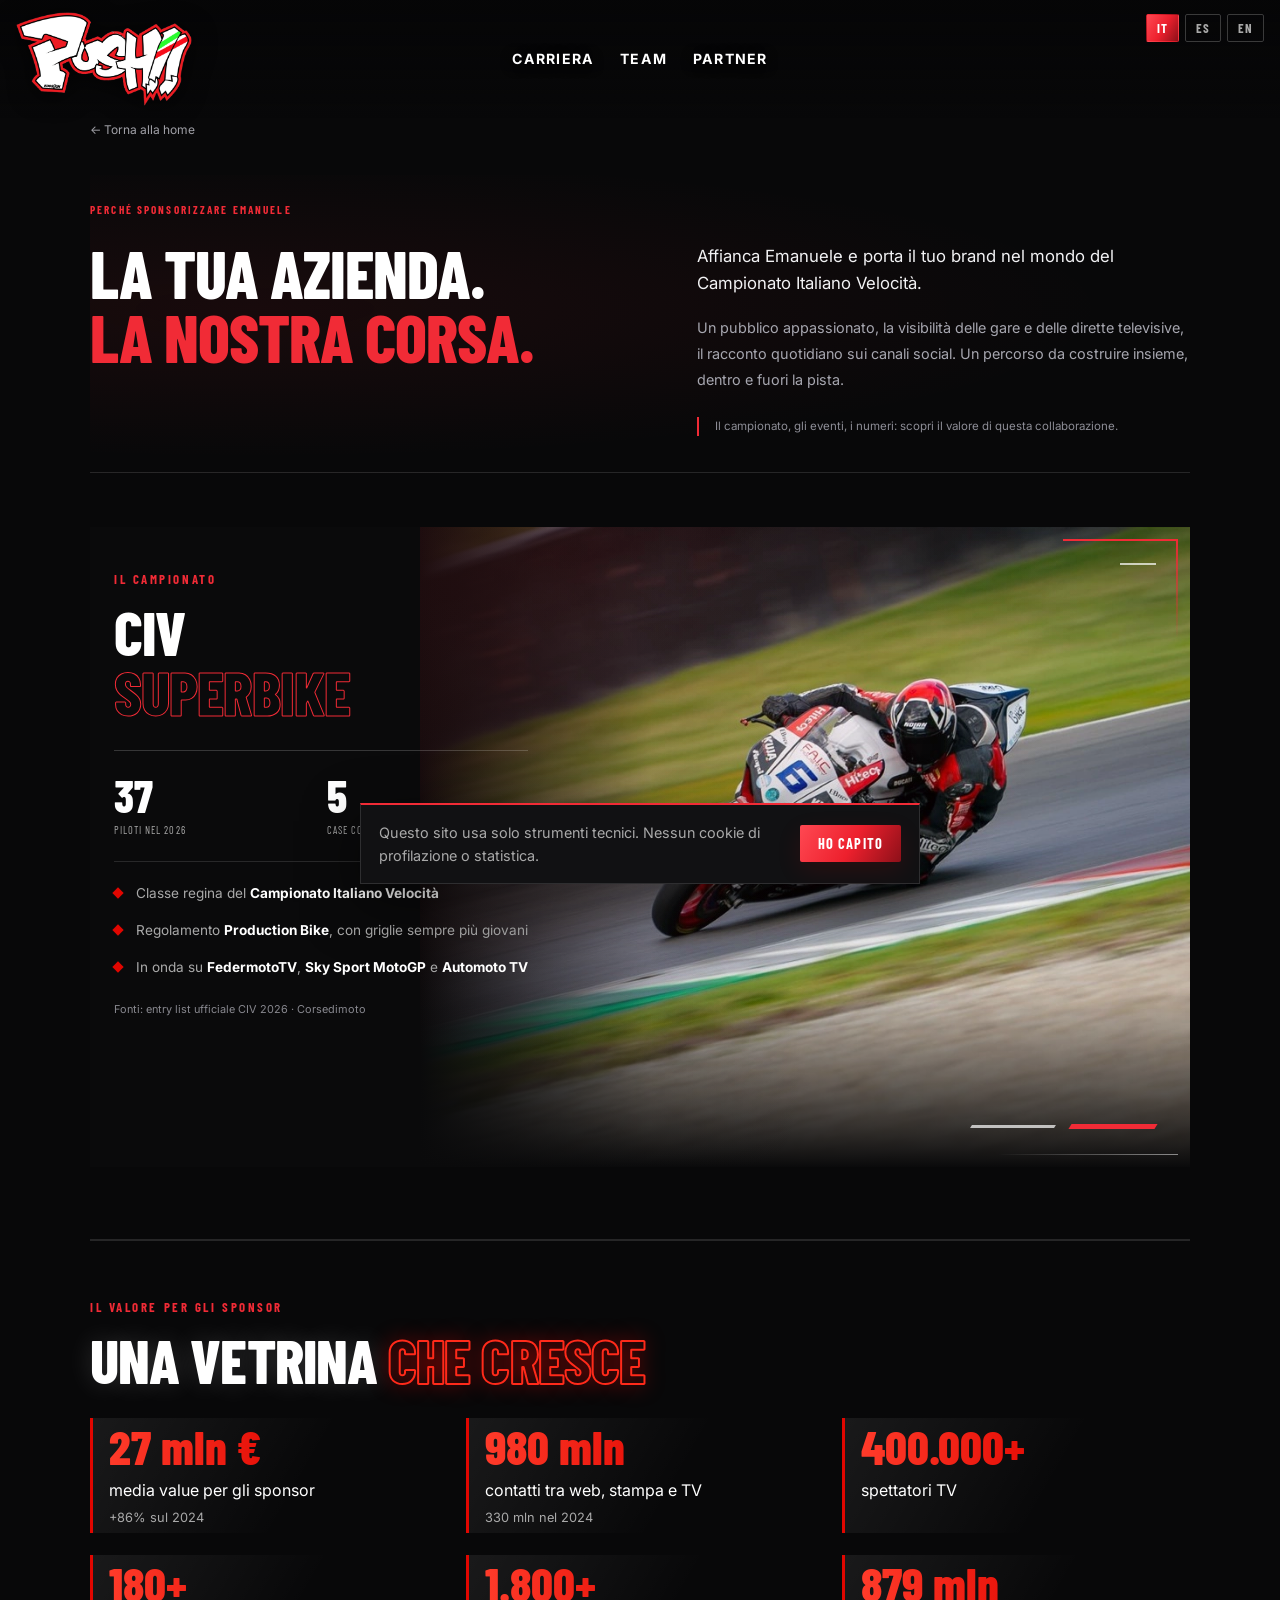
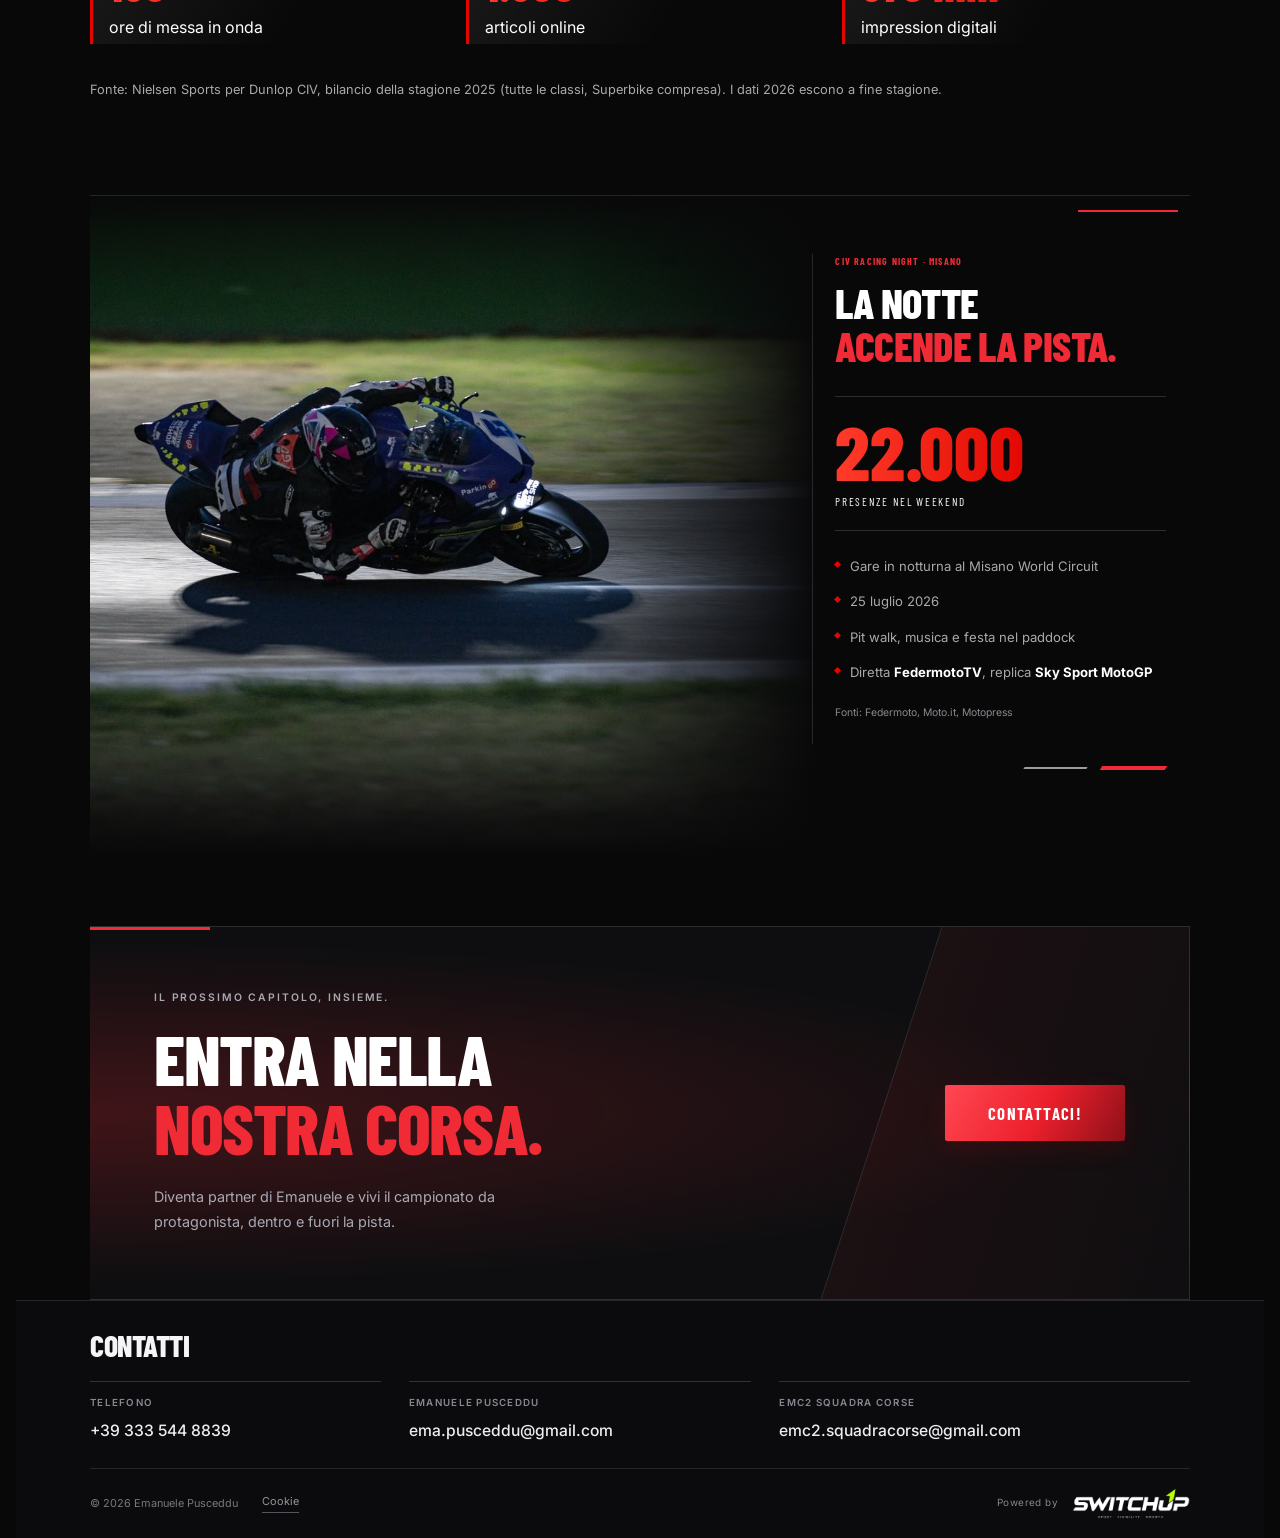
<file: partners.html>
<!doctype html>
<html lang="it">
<head>
<meta charset="utf-8">
<meta name="viewport" content="width=device-width, initial-scale=1, viewport-fit=cover">
<meta name="claude:viewport-fit-sides" content="cover">
<title>Partner · Emanuele Pusceddu</title>
<meta name="description" content="Emanuele Pusceddu, pilota del Campionato Italiano Velocità. Profilo, stagione, partner e contatti.">
<link rel="preconnect" href="https://fonts.googleapis.com">
<link rel="preconnect" href="https://fonts.gstatic.com" crossorigin>
<link href="https://fonts.googleapis.com/css2?family=Barlow+Condensed:wght@500;700;800&family=Inter:wght@400;500;600&display=swap" rel="stylesheet">
<style>
:root {
  --bg: #0a0a0a;
  --bg-2: #141414;
  --fg: #ffffff;
  --muted: #a9a9a9;
  --line: #2a2a2a;
  --red: #e10600;
  --red-grad: linear-gradient(135deg, #ff3b2a 0%, #e10600 50%, #7a0000 100%);
  --red-line: linear-gradient(90deg, #e10600, rgba(225,6,0,0));
  --font-title: "Barlow Condensed", "Arial Narrow", sans-serif;
  --font-body: "Inter", system-ui, sans-serif;
  color-scheme: dark;
}
* { box-sizing: border-box; }
html { scroll-behavior: smooth; }
body {
  margin: 0;
  background: var(--bg);
  color: var(--fg);
  font-family: var(--font-body);
  font-size: 16px;
  line-height: 1.6;
  padding-left: max(16px, env(safe-area-inset-left, 0px));
  padding-right: max(16px, env(safe-area-inset-right, 0px));
}
img { max-width: 100%; display: block; }
a { color: var(--fg); }
.wrap { max-width: 1100px; margin: 0 auto; }

/* Header */
.top {
  position: sticky;
  top: env(safe-area-inset-top, 0px);
  z-index: 10;
  background: rgba(10, 10, 10, 0.94);
  border-bottom: 1px solid var(--line);
  backdrop-filter: blur(6px);
}
.top .wrap { display: flex; align-items: center; justify-content: space-between; gap: 16px; padding-block: 14px; flex-wrap: wrap; }
.logo { font-family: var(--font-title); font-weight: 800; font-size: 1.25rem; text-transform: uppercase; letter-spacing: .04em; text-decoration: none; }
.logo-img { height: 34px; width: auto; }
.nav { display: flex; gap: 18px; flex-wrap: wrap; }
.nav a { text-decoration: none; font-size: .9rem; color: var(--muted); }
.nav a:hover, .nav a:focus-visible { color: var(--fg); }

/* Hero */
.hero {
  position: relative;
  min-height: 80vh;
  display: flex;
  align-items: flex-end;
  background:
    linear-gradient(180deg, rgba(10,10,10,0.15) 0%, rgba(10,10,10,0.95) 100%),
    radial-gradient(120% 80% at 85% 0%, rgba(225,6,0,0.38) 0%, rgba(10,10,10,0) 60%),
    var(--bg-2);
  border-bottom: 1px solid var(--line);
  overflow: hidden;
}
.hero-photo { position: absolute; inset: 0; width: 100%; height: 100%; object-fit: cover; opacity: .5; }
.hero-content { position: relative; padding-block: 72px 56px; width: 100%; }
.eyebrow { font-family: var(--font-title); font-weight: 700; text-transform: uppercase; letter-spacing: .18em; font-size: .85rem; color: var(--red); margin: 0 0 12px; }
h1 {
  font-family: var(--font-title);
  font-weight: 800;
  font-size: clamp(3.2rem, 12vw, 7.5rem);
  line-height: .88;
  text-transform: uppercase;
  margin: 0;
  text-wrap: balance;
}
h1 .accent { background: var(--red-grad); -webkit-background-clip: text; background-clip: text; color: transparent; }
.stats { display: flex; flex-wrap: wrap; gap: 12px; margin-top: 28px; }
.stat { border: 1px solid var(--line); border-left: 3px solid var(--red); padding: 10px 16px; min-width: 130px; background: rgba(10,10,10,0.75); }
.stat b { display: block; font-family: var(--font-title); font-size: 1.8rem; line-height: 1; }
.stat small { color: var(--muted); font-size: .78rem; text-transform: uppercase; letter-spacing: .08em; }

/* Buttons */
.btn {
  display: inline-block;
  font-family: var(--font-title);
  font-weight: 700;
  text-transform: uppercase;
  letter-spacing: .08em;
  font-size: 1rem;
  padding: 14px 26px;
  border: 0;
  border-radius: 2px;
  text-decoration: none;
  background: var(--red-grad);
  color: var(--fg);
  cursor: pointer;
  transition: filter .2s ease, transform .2s ease;
}
.btn:hover, .btn:focus-visible { filter: brightness(1.12); transform: translateY(-1px); }
.btn.ghost { background: transparent; border: 1px solid var(--fg); }
.btn.ghost:hover, .btn.ghost:focus-visible { background: var(--fg); color: var(--bg); }
.actions { display: flex; flex-wrap: wrap; gap: 12px; margin-top: 28px; }

/* Sections */
section { padding-block: 72px; border-bottom: 1px solid var(--line); }
h2 {
  font-family: var(--font-title);
  font-weight: 800;
  font-size: clamp(2.2rem, 6vw, 3.4rem);
  text-transform: uppercase;
  line-height: 1;
  margin: 0 0 12px;
  text-wrap: balance;
}
h2 .red { background: var(--red-grad); -webkit-background-clip: text; background-clip: text; color: transparent; }
.sub { color: var(--muted); max-width: 62ch; margin: 0 0 28px; }
.rule { width: 72px; height: 3px; background: var(--red-line); margin: 0 0 20px; }
.grid-2 { display: grid; grid-template-columns: 1fr; gap: 32px; align-items: start; }
@media (min-width: 768px) { .grid-2 { grid-template-columns: 1fr 1fr; } }
.photo-ph {
  aspect-ratio: 4 / 5;
  width: 100%;
  background: var(--bg-2);
  border: 1px dashed #444;
  display: grid;
  place-items: center;
  color: var(--muted);
  font-size: .8rem;
  letter-spacing: .08em;
  text-transform: uppercase;
  text-align: center;
  padding: 16px;
}
.photo-ph.wide { aspect-ratio: 16 / 9; }
.photo-ph.land { aspect-ratio: 4 / 3; }
.cards { display: grid; grid-template-columns: 1fr; gap: 16px; margin-top: 24px; }
@media (min-width: 600px) { .cards.three { grid-template-columns: repeat(3, 1fr); } .cards.two { grid-template-columns: repeat(2, 1fr); } }
.card { background: var(--bg-2); border: 1px solid var(--line); padding: 20px; }
.card h3 { font-family: var(--font-title); font-size: 1.2rem; text-transform: uppercase; margin: 0 0 6px; }
.card p { margin: 0; color: var(--muted); font-size: .95rem; }
.tag { display: inline-block; font-size: .7rem; letter-spacing: .1em; text-transform: uppercase; color: var(--muted); border: 1px solid var(--line); padding: 2px 8px; margin-top: 10px; }

/* Timeline */
.timeline { border-left: 2px solid var(--line); margin-left: 6px; padding-left: 24px; display: grid; gap: 22px; }
.timeline li { list-style: none; position: relative; }
.timeline li::before { content: ""; position: absolute; left: -31px; top: 6px; width: 12px; height: 12px; background: var(--red); border-radius: 50%; }
.timeline b { font-family: var(--font-title); font-size: 1.3rem; display: block; }
.timeline span { color: var(--muted); font-size: .95rem; }
ul.plain { list-style: none; padding: 0; margin: 0; display: grid; gap: 10px; }

/* Partner */
.partners { display: grid; grid-template-columns: repeat(2, 1fr); gap: 12px; }
@media (min-width: 768px) { .partners { grid-template-columns: repeat(4, 1fr); } }
.partner { border: 1px dashed #444; aspect-ratio: 3 / 2; display: grid; place-items: center; color: var(--muted); font-size: .75rem; text-transform: uppercase; letter-spacing: .08em; text-align: center; padding: 10px; }

/* Gallery */
.gallery { display: grid; grid-template-columns: 1fr; gap: 12px; }
@media (min-width: 600px) { .gallery { grid-template-columns: repeat(3, 1fr); } }

/* Contatti */
.contact-box { background: var(--bg-2); border: 1px solid var(--line); border-top: 3px solid var(--red); padding: 28px; }
.contact-box p { margin: 0 0 10px; }
.contact-box .big { font-family: var(--font-title); font-size: 1.6rem; font-weight: 700; word-break: break-word; }
.note { color: var(--muted); font-size: .85rem; }

footer { padding-block: 32px; color: var(--muted); font-size: .85rem; }
footer .wrap { display: flex; flex-wrap: wrap; justify-content: space-between; gap: 12px; align-items: center; }
footer button { background: none; border: 0; color: var(--muted); text-decoration: underline; cursor: pointer; font: inherit; padding: 0; }

/* Cookie */
.cookie {
  position: fixed;
  left: max(16px, env(safe-area-inset-left, 0px));
  right: max(16px, env(safe-area-inset-right, 0px));
  bottom: max(16px, env(safe-area-inset-bottom, 0px));
  max-width: 560px;
  margin-inline: auto;
  background: var(--bg-2);
  border: 1px solid var(--line);
  border-top: 2px solid var(--red);
  padding: 16px 18px;
  display: flex; flex-wrap: wrap; gap: 12px; align-items: center; justify-content: space-between;
  font-size: .9rem;
  z-index: 20;
}
.cookie[hidden] { display: none; }
.cookie p { margin: 0; color: var(--muted); flex: 1 1 260px; }
.cookie .btn { padding: 10px 18px; font-size: .9rem; }

:focus-visible { outline: 2px solid var(--red); outline-offset: 3px; }
@media (prefers-reduced-motion: reduce) { html { scroll-behavior: auto; } .btn { transition: none; } }

/* Visual pass SwitchUp */
:root {
  --red: #f12b36;
  --red-grad: linear-gradient(120deg, #ff4852 0%, #ed202d 52%, #8d1019 100%);
  --red-line: linear-gradient(90deg, #f12b36, rgba(241,43,54,0));
  --bg: #080809;
  --bg-2: #111113;
  --line: rgba(255,255,255,.12);
}
::selection { background: #f12b36; color: #fff; }
.top { background: rgba(8,8,9,.88); border-bottom-color: rgba(255,255,255,.09); }
.top .wrap { min-height: 68px; }
.logo-img { height: 38px; }
.nav { gap: clamp(12px, 2vw, 24px); }
.nav a { font-size: .78rem; letter-spacing: .08em; text-transform: uppercase; transition: color .2s ease; }
.hero {
  min-height: min(860px, max(680px, calc(100svh - 68px)));
  background:
    linear-gradient(90deg, rgba(8,8,9,.98) 0%, rgba(8,8,9,.84) 45%, rgba(8,8,9,.14) 100%),
    linear-gradient(180deg, rgba(8,8,9,.16), rgba(8,8,9,.97)),
    radial-gradient(70% 90% at 100% 8%, rgba(241,43,54,.38), transparent 65%),
    #101012;
}
.hero::before {
  content: "";
  position: absolute;
  width: clamp(360px, 53vw, 760px);
  aspect-ratio: 1;
  right: clamp(-210px, -8vw, -80px);
  top: 3%;
  border: 1px solid rgba(255,255,255,.08);
  border-radius: 50%;
  box-shadow: 0 0 0 28px rgba(255,255,255,.018), 0 0 0 78px rgba(255,255,255,.014), 0 0 0 145px rgba(255,255,255,.01);
  pointer-events: none;
}
.hero::after {
  content: "";
  position: absolute;
  right: 0;
  top: 0;
  width: min(32vw, 430px);
  height: 100%;
  background: linear-gradient(145deg, transparent 25%, rgba(241,43,54,.14) 25.2%, rgba(241,43,54,.025) 47%, transparent 47.2%);
  clip-path: polygon(46% 0,100% 0,100% 100%,0 100%);
  pointer-events: none;
}
.hero-content { padding-block: 96px 68px; z-index: 1; }
.eyebrow { font-size: .78rem; letter-spacing: .22em; }
h1 { max-width: 900px; font-size: clamp(4rem, 10.5vw, 8rem); letter-spacing: -.025em; }
h1 .accent { background-image: linear-gradient(115deg,#ff666d 0%,#ed202d 48%,#a20f18 100%); }
.stat { border-color: rgba(255,255,255,.14); border-left-color: #f12b36; background: rgba(12,12,14,.78); backdrop-filter: blur(8px); }
.stat b { font-size: clamp(1.45rem, 2.3vw, 1.9rem); }
.btn { box-shadow: 0 8px 24px rgba(225,6,0,.12); }
section { padding-block: clamp(64px, 8vw, 104px); }
.rule { width: 88px; height: 2px; margin-bottom: 24px; }
h2 { letter-spacing: -.015em; }
.photo-ph {
  position: relative;
  overflow: hidden;
  border: 1px solid rgba(255,255,255,.13);
  background:
    linear-gradient(145deg, rgba(241,43,54,.14), transparent 42%),
    repeating-linear-gradient(135deg, rgba(255,255,255,.025) 0 1px, transparent 1px 12px),
    #111113;
  color: rgba(255,255,255,.68);
  letter-spacing: .16em;
}
.photo-ph::before {
  content: "";
  position: absolute;
  width: 68%;
  aspect-ratio: 1;
  border: 1px solid rgba(255,255,255,.1);
  border-radius: 50%;
  right: -18%;
  bottom: -32%;
  box-shadow: 0 0 0 22px rgba(255,255,255,.018), 0 0 0 54px rgba(255,255,255,.012);
}
.photo-ph::after {
  content: "";
  position: absolute;
  top: 18px;
  left: 18px;
  width: 34px;
  height: 2px;
  background: #f12b36;
}
.cards { gap: 18px; }
.card {
  position: relative;
  overflow: hidden;
  background: linear-gradient(145deg, rgba(255,255,255,.045), transparent 68%), #111113;
  border-color: rgba(255,255,255,.11);
  padding: clamp(20px, 2.5vw, 28px);
  transition: transform .25s ease, border-color .25s ease, background .25s ease;
}
.card:hover { transform: translateY(-4px); border-color: rgba(241,43,54,.58); }
.card h3 { letter-spacing: .025em; }
.timeline { border-left-color: rgba(255,255,255,.16); gap: 28px; }
.timeline li::before { box-shadow: 0 0 0 5px rgba(241,43,54,.13); }
.partner {
  position: relative;
  overflow: hidden;
  border-style: solid;
  border-color: rgba(255,255,255,.11);
  background: linear-gradient(145deg, rgba(241,43,54,.08), transparent 62%), #111113;
  transition: transform .25s ease, border-color .25s ease;
}
.partner:hover { transform: translateY(-3px); border-color: rgba(241,43,54,.6); }
.contact-box { background: linear-gradient(135deg, rgba(241,43,54,.08), transparent 60%), #111113; }
.cookie { box-shadow: 0 18px 55px rgba(0,0,0,.5); backdrop-filter: blur(12px); }
@media (max-width: 700px) {
  body { padding-inline: 12px; }
  .top .wrap { padding-block: 10px; gap: 8px; }
  .logo-img { height: 32px; }
  .nav { width: 100%; gap: 16px; overflow-x: auto; flex-wrap: nowrap; padding: 0 0 4px; scrollbar-width: none; }
  .nav::-webkit-scrollbar { display: none; }
  .nav a { white-space: nowrap; font-size: .72rem; }
  .hero { min-height: 700px; }
  .hero::before { width: 420px; right: -240px; top: 4%; }
  .hero::after { width: 60vw; opacity: .8; }
  .hero-content { padding-block: 80px 46px; }
  h1 { font-size: clamp(3.5rem, 15vw, 6.3rem); }
  .stats { gap: 8px; }
  .stat { flex: 1 1 140px; min-width: 0; padding: 11px 12px; }
  .actions .btn { flex: 1 1 100%; text-align: center; }
  section { padding-block: 62px; }
}
@media (prefers-reduced-motion: reduce) {
  .card, .partner, .nav a { transition: none; }
  .card:hover, .partner:hover { transform: none; }
}


/* Header trasparente, logo e navigazione */
html { scroll-padding-top: 124px; }
.top {
  position: fixed;
  inset: 0 0 auto;
  z-index: 30;
  background: linear-gradient(180deg, rgba(5,5,6,.74) 0%, rgba(5,5,6,.30) 72%, transparent 100%);
  border-bottom: 0;
  backdrop-filter: none;
}
.top .wrap { min-height: 98px; padding-block: 12px; }
.logo { display: inline-flex; align-items: center; flex: 0 0 auto; }
.logo-img { height: 64px; width: auto; filter: drop-shadow(0 3px 12px rgba(0,0,0,.72)); }
.nav { align-items: center; gap: clamp(14px, 2vw, 28px); }
.nav a {
  position: relative;
  padding: 10px 0;
  color: #fff;
  font-size: .88rem;
  font-weight: 700;
  letter-spacing: .09em;
  text-shadow: 0 2px 12px rgba(0,0,0,.9);
  transition: color .2s ease, filter .2s ease, transform .2s ease;
}
.nav a:not(.team-link)::after {
  content: "";
  position: absolute;
  left: 0;
  right: 100%;
  bottom: 3px;
  height: 2px;
  background: #ff3e49;
  transition: right .2s ease;
}
.nav a:not(.team-link):hover::after,
.nav a:not(.team-link):focus-visible::after { right: 0; }
.nav a:not(.team-link):hover { color: #ff5962; }
.nav .team-link {
  padding: 10px 20px;
  color: #fff;
  background: var(--red-grad);
  box-shadow: 0 5px 22px rgba(241,43,54,.34), 0 2px 10px rgba(0,0,0,.55);
  text-shadow: none;
  transform: skewX(-7deg);
}
.nav .team-link:hover,
.nav .team-link:focus-visible { color: #fff; filter: brightness(1.16); transform: skewX(-7deg) translateY(-1px); }
.hero-content { padding-top: 160px; }
#team { scroll-margin-top: 124px; }
@media (max-width: 700px) {
  html { scroll-padding-top: 124px; }
  .top { padding-inline: max(12px, env(safe-area-inset-left, 0px)); }
  .top .wrap { min-height: 112px; align-content: center; row-gap: 4px; padding-block: 6px; }
  .logo-img { height: 50px; }
  .nav { gap: 15px; padding-bottom: 2px; }
  .nav a { font-size: .74rem; padding: 7px 0; }
  .nav .team-link { padding: 7px 13px; }
  .hero-content { padding-block: 148px 46px; }
  #team { scroll-margin-top: 124px; }
}
@media (prefers-reduced-motion: reduce) {
  .nav a, .nav a::after { transition: none; }
}



/* Foto di apertura */
.hero-photo {
  position: absolute;
  inset: 0;
  z-index: 0;
  width: 100%;
  height: 100%;
  background-image:
    linear-gradient(90deg, rgba(8,8,9,.36) 0%, rgba(8,8,9,.22) 32%, rgba(8,8,9,.02) 64%, rgba(8,8,9,.01) 100%),
    linear-gradient(0deg, rgba(8,8,9,.24) 0%, rgba(8,8,9,0) 52%, rgba(8,8,9,.05) 100%),
    radial-gradient(68% 85% at 77% 44%, rgba(241,43,54,.06), transparent 65%),
    url("optimized/hero-4543e78cb9.webp?v=hq2");
  background-size: cover, cover, cover, cover;
  background-position: center, center, center, 56% 50%;
  background-repeat: no-repeat;
  filter: brightness(1.12) saturate(1.04) contrast(1.07);
}
.hero::before, .hero::after { z-index: 1; }
.hero-content { z-index: 2; }
@media (max-width: 700px) {
  .hero-photo {
    background-image:
      linear-gradient(90deg, rgba(8,8,9,.32) 0%, rgba(8,8,9,.20) 48%, rgba(8,8,9,.02) 100%),
      linear-gradient(0deg, rgba(8,8,9,.24) 0%, rgba(8,8,9,0) 58%, rgba(8,8,9,.05) 100%),
      radial-gradient(75% 70% at 75% 42%, rgba(241,43,54,.06), transparent 65%),
      url("optimized/hero-4543e78cb9.webp?v=hq2");
    background-position: center, center, center, 58% 48%;
  }
}


/* Apertura più leggibile: foto protagonista e logo più ampio */
.hero::before, .hero::after { content: none !important; display: none !important; }
.hero-photo { opacity: 1 !important; filter: brightness(1.30) saturate(1.08) contrast(1.07); }
.hero h1 { text-shadow: 0 4px 28px rgba(0,0,0,.62); }
.hero .eyebrow { text-shadow: 0 2px 14px rgba(0,0,0,.8); }
.logo { margin-left: clamp(26px, 3vw, 40px); }
.logo-img { height: 94px; }
@media (max-width: 700px) {
  .logo { margin-left: 14px; }
  .logo-img { height: 70px; }
}



/* Hero Emanuele: immagine contenuta, bordi sfumati e testo in alto a sinistra */
.hero {
  min-height: min(840px, 90svh);
  align-items: flex-start;
  overflow: hidden;
  background: #080809;
}
.hero::before, .hero::after { display: none !important; content: none !important; }
.hero-photo {
  inset: 12px clamp(12px, 3vw, 42px) 30px;
  width: auto;
  height: auto;
  opacity: 1 !important;
  background-image:
    radial-gradient(ellipse 92% 88% at 50% 48%, transparent 56%, rgba(8,8,9,.42) 82%, #080809 100%),
    linear-gradient(90deg, #080809 0%, rgba(8,8,9,.72) 7%, rgba(8,8,9,.34) 28%, rgba(8,8,9,.05) 62%, transparent 100%),
    linear-gradient(180deg, #080809 0%, rgba(8,8,9,.18) 14%, transparent 38%, transparent 76%, #080809 100%),
    url("optimized/hero-4543e78cb9.webp?v=hq2");
  background-size: cover, cover, cover, cover;
  background-position: center, center, center, 58% 50%;
  background-repeat: no-repeat;
  filter: brightness(1.12) saturate(1.08) contrast(1.05);
  -webkit-mask-image: radial-gradient(ellipse 118% 112% at 50% 48%, #000 62%, rgba(0,0,0,.92) 80%, transparent 100%);
  mask-image: radial-gradient(ellipse 118% 112% at 50% 48%, #000 62%, rgba(0,0,0,.92) 80%, transparent 100%);
}
.hero-content {
  width: 100%;
  max-width: none;
  margin: 0;
  align-self: flex-start;
  z-index: 2;
  padding: clamp(142px, 17vh, 188px) clamp(20px, 5vw, 72px) 42px;
}
.hero .eyebrow { text-shadow: 0 2px 14px rgba(0,0,0,.9); }
.hero h1 {
  max-width: none;
  width: max-content;
  max-width: 100%;
  white-space: nowrap;
  font-size: clamp(2rem, 7.5vw, 7.2rem);
  line-height: .94;
  letter-spacing: -.03em;
  text-shadow: 0 5px 28px rgba(0,0,0,.78);
}
.hero .stats { margin-top: 22px; }
.hero .stat { background: rgba(8,8,9,.82); }
.hero .actions { margin-top: 22px; }
@media (max-width: 700px) {
  .hero { min-height: 740px; }
  .hero-photo {
    inset: 8px 8px 22px;
    background-position: center, center, center, 60% 48%;
    -webkit-mask-image: radial-gradient(ellipse 118% 112% at 50% 48%, #000 62%, rgba(0,0,0,.92) 82%, transparent 100%);
    mask-image: radial-gradient(ellipse 118% 112% at 50% 48%, #000 62%, rgba(0,0,0,.92) 82%, transparent 100%);
  }
  .hero-content { padding: 142px 18px 34px; }
  .hero h1 { font-size: clamp(2rem, 8.2vw, 3.8rem); }
  .hero .stats { margin-top: 16px; gap: 8px; }
  .hero .actions { margin-top: 16px; }
}

/* Testi sulla zona d'erba, sotto il pilota. */
.hero { display: flex; flex-direction: column; justify-content: flex-end; min-height: min(840px, 90svh); }
.hero-photo { position: absolute; inset: 12px clamp(12px, 3vw, 42px) 30px; width: auto; height: auto; margin: 0; }
.hero-content { flex: none; align-self: auto; margin-top: auto; padding: 0 clamp(20px, 5vw, 72px) 54px; }
.hero h1 { font-size: clamp(2rem, 6.6vw, 6rem); }
.hero .eyebrow { margin-bottom: 10px; }
.hero .actions { margin-top: 18px; }
.bio-portrait {
  position: relative;
  isolation: isolate;
  width: calc(100% - 16px);
  margin: 8px 0 16px 8px;
  aspect-ratio: 4 / 5;
  background:
    linear-gradient(180deg, rgba(8,8,9,.12), transparent 28%, transparent 56%, rgba(8,8,9,.88)),
    linear-gradient(90deg, rgba(8,8,9,.45), transparent 20%, transparent 78%, rgba(8,8,9,.42)),
    url('optimized/ritratto-emanuele.webp?v=hq2') 43% 25% / auto 160% no-repeat;
  border: 0;
  box-shadow: 0 22px 45px rgba(0,0,0,.55), 0 0 32px rgba(241,43,54,.08), inset 0 0 35px rgba(0,0,0,.25);
}
.bio-portrait::before {
  content: "";
  position: absolute;
  inset: -8px 8px 8px -8px;
  border-top: 2px solid #f12b36;
  border-left: 2px solid #f12b36;
  pointer-events: none;
  z-index: 1;
  clip-path: polygon(0 0, 24% 0, 24% 2%, 2% 2%, 2% 22%, 0 22%);
}
.bio-portrait::after { content: none; }
.top .wrap { max-width: none; padding-inline: 16px; }
.logo { margin-left: 0; }
@media (max-width: 700px) {
  .hero { min-height: max(740px, 94svh); }
  .hero-photo { inset: 8px 8px 22px; }
  .hero-content { padding: 0 18px 42px; }
  .hero h1 { font-size: clamp(1.8rem, 8.2vw, 3.8rem); }
  .hero .actions { gap: 8px; margin-top: 14px; }
  .hero .actions .btn { padding: 10px 14px; }
  .top .wrap { padding-inline: 0; }
  .logo { margin-left: 0; }
}
/* Intro tipografica racing: un solo passaggio per sessione. */
.race-intro[hidden] { display: none; }
.race-intro { position: fixed; inset: 0; z-index: 100; display: grid; place-items: center; overflow: hidden; background: #080809; animation: intro-exit .55s cubic-bezier(.76,0,.24,1) 1.85s both; }
.race-intro::before { content: none; position: absolute; inset: 0; background: radial-gradient(ellipse at 65% 55%, rgba(241,43,54,.12), transparent 60%); }
.intro-stage { position: relative; width: min(1120px, 88vw); padding-block: 48px; }
.intro-kicker { margin: 0 0 22px; color: #b7b7bd; font: 600 .68rem var(--font-body); text-transform: uppercase; letter-spacing: .34em; animation: intro-detail .6s ease .35s both; }
.intro-name { margin: 0; font-family: var(--font-title); font-weight: 800; font-size: clamp(2rem, 10.2vw, 9rem); line-height: .93; letter-spacing: -.035em; text-transform: uppercase; white-space: nowrap; }
.intro-mask { display: inline-block; overflow: hidden; vertical-align: bottom; padding-block: .08em; }
.intro-word { display: inline-block; animation: intro-name-in .8s cubic-bezier(.16,1,.3,1) .14s both; }
.intro-surname { background: linear-gradient(115deg,#ff666d 0%,#ed202d 48%,#a20f18 100%); background-clip: text; -webkit-background-clip: text; color: transparent; animation-delay: .28s; }
.intro-track { position: relative; height: 2px; margin-top: 28px; overflow: hidden; background: rgba(255,255,255,.1); transform-origin: left; animation: intro-line .7s cubic-bezier(.16,1,.3,1) .4s both; }
.intro-track::after { content: ""; position: absolute; inset: 0; background: linear-gradient(90deg, transparent, #f12b36 70%, #ffb0b5); animation: intro-sweep 1.3s cubic-bezier(.65,0,.35,1) .45s both; }
.intro-caption { margin: 18px 0 0; font: 500 .65rem var(--font-body); color: #87878c; text-transform: uppercase; letter-spacing: .24em; animation: intro-detail .6s ease .65s both; }
.intro-skip { position: absolute; bottom: max(24px, env(safe-area-inset-bottom)); right: 6vw; background: transparent; border: 0; border-bottom: 1px solid #5a5a60; padding: 8px 0; color: #c6c6ca; font: 500 .7rem var(--font-body); letter-spacing: .12em; cursor: pointer; }
@keyframes intro-name-in { from { transform: translate3d(0,115%,0) skewY(4deg); } to { transform: translate3d(0,0,0) skewY(0); } }
@keyframes intro-detail { from { opacity: 0; transform: translateY(8px); } to { opacity: 1; transform: translateY(0); } }
@keyframes intro-line { from { transform: scaleX(0); } to { transform: scaleX(1); } }
@keyframes intro-sweep { from { transform: translateX(-110%); } to { transform: translateX(110%); } }
@keyframes intro-exit { from { opacity: 1; transform: translateY(0); } to { opacity: 0; transform: translateY(-3%); visibility: hidden; } }
@media (max-width: 700px) { .intro-kicker { font-size: .56rem; letter-spacing: .22em; } .intro-caption { font-size: .55rem; letter-spacing: .18em; } }
@media (prefers-reduced-motion: reduce) { .race-intro { display: none; } }

/* Numero di gara come sfondo della biografia */
#profilo { position: relative; }
.num-deco { position: absolute; right: 0; top: 56px; width: min(260px, 44vw); height: auto; opacity: .38; pointer-events: none; z-index: 0; }
#profilo .grid-2 { position: relative; z-index: 1; }
#profilo .sub { font-size: 1.08rem; line-height: 1.7; }
/* Foto apertura a tutta larghezza, sfumata su tutti i bordi, senza taglio della testa */
.hero-photo {
  inset: 0 !important;
  background-position: center 18% !important;
  background-size: cover !important;
  -webkit-mask-image: linear-gradient(to right, transparent 0, #000 10%, #000 90%, transparent 100%), linear-gradient(to bottom, transparent 0, #000 10%, #000 85%, transparent 100%);
  -webkit-mask-composite: source-in;
          mask-image: linear-gradient(to right, transparent 0, #000 10%, #000 90%, transparent 100%), linear-gradient(to bottom, transparent 0, #000 10%, #000 85%, transparent 100%);
          mask-composite: intersect;
}
.back { margin: 0 0 24px; font-size: .9rem; }
.back a { color: var(--muted); text-decoration: none; }
.back a:hover, .back a:focus-visible { color: var(--fg); }
section:first-of-type { padding-top: 120px; }
.back { margin: 0 0 24px; font-size: .9rem; } .back a { color: var(--muted); text-decoration: none; } .back a:hover { color: var(--fg); }
.partners-row { display: grid; grid-template-columns: 1fr; gap: 12px; }
@media (min-width: 768px) { .partners-row { grid-template-columns: repeat(3, 1fr); } }
.partner-logo { background: #fff; aspect-ratio: 3 / 2; position: relative; overflow: hidden; min-width: 0; border: 3px solid #ff2a1a; border-radius: 18px; box-shadow: 0 0 0 2px rgba(225,6,0,.35), 0 0 26px rgba(225,6,0,.75), inset 0 0 18px rgba(225,6,0,.45); }
.partner-logo img { position: absolute; inset: 40px; width: calc(100% - 80px); height: calc(100% - 80px); object-fit: contain; display: block; }
/* Selettore lingua: tre pulsanti */
.lang { position: fixed; top: max(14px, env(safe-area-inset-top, 0px)); right: max(16px, env(safe-area-inset-right, 0px)); z-index: 60; display: flex; gap: 6px; }
.lang-btn { background: transparent; border: 1px solid #3a3a3a; color: var(--muted); font-family: var(--font-title); font-weight: 700; font-size: .8rem; letter-spacing: .08em; padding: 5px 10px; cursor: pointer; border-radius: 2px; }
.lang-btn:hover, .lang-btn:focus-visible { color: var(--fg); border-color: var(--fg); }
.lang-btn[aria-pressed="true"] { background: var(--red-grad); border-color: transparent; color: var(--fg); }
/* Sezione partner: vetrina per gli sponsor */
.partner-intro { margin-bottom: 28px; }
.value-grid { display: grid; grid-template-columns: repeat(2, 1fr); gap: 10px; margin-top: 18px; }
@media (min-width: 768px) { .value-grid { grid-template-columns: repeat(4, 1fr); } }
.value-item { background: var(--bg-2); border: 1px solid var(--line); border-left: 3px solid var(--red); padding: 16px; }
.value-item b { display: block; font-family: var(--font-title); font-size: 1.6rem; line-height: 1; background: var(--red-grad); -webkit-background-clip: text; background-clip: text; color: transparent; }
.value-item span { display: block; margin-top: 6px; color: var(--muted); font-size: .85rem; }
.value-source { color: var(--muted); font-size: .8rem; margin: 12px 0 0; }
/* Menu centrato; i pulsanti lingua restano in alto a destra */
@media (min-width: 700px) {
  .top .wrap { position: relative; }
  .top .nav { position: absolute; left: 50%; top: 50%; transform: translate(-50%, -50%); margin: 0; }
}
.partner-photos { display: grid; grid-template-columns: repeat(2, 1fr); gap: 8px; margin-top: 24px; }
@media (min-width: 768px) { .partner-photos { grid-template-columns: repeat(4, 1fr); } }
.partner-photos img { width: 100%; aspect-ratio: 3 / 4; object-fit: cover; display: block; border-radius: 10px; border: 1px solid var(--line); }
/* Pagina Partner: blocco campionato con foto */
.civ-section { padding-block: 40px 72px; }
.civ-grid { display: grid; grid-template-columns: 1fr; gap: 32px; align-items: center; }
@media (min-width: 900px) { .civ-grid { grid-template-columns: 1fr 1fr; gap: 48px; } }
.civ-label { margin: 0 0 12px; font-family: var(--font-title); font-weight: 700; font-size: .8rem; letter-spacing: .2em; text-transform: uppercase; color: var(--red); }
.civ-section h2 { font-size: clamp(2.6rem, 8vw, 4.4rem); }
.civ-outline { color: transparent; -webkit-text-stroke: 2px #ff2a1a; }
.civ-stats { display: grid; grid-template-columns: 1fr 1fr; gap: 18px; margin: 24px 0 18px; border-top: 2px solid #e10600; padding-top: 16px; }
.civ-stats b { display: block; font-family: var(--font-title); font-weight: 800; font-size: 1.5rem; color: var(--fg); }
.civ-stats span { display: block; margin-top: 4px; font-family: var(--font-title); font-size: .75rem; letter-spacing: .14em; text-transform: uppercase; color: var(--muted); }
.civ-bullets { list-style: none; margin: 0 0 16px; padding: 0; display: grid; gap: 12px; }
.civ-bullets li { position: relative; padding-left: 22px; color: var(--muted); }
.civ-bullets li::before { content: ""; position: absolute; left: 0; top: .55em; width: 8px; height: 8px; background: #e10600; transform: rotate(45deg); }
.civ-bullets b { color: var(--fg); }
.civ-source { color: var(--muted); font-size: .8rem; margin: 0 0 22px; }
.civ-photo img { width: 100%; height: auto; display: block; border-left: 3px solid #e10600; box-shadow: 0 24px 50px rgba(0,0,0,.6); }
/* Valore per gli sponsor: schema dal sito di riferimento, colori Emanuele */
.val-section { border-top: 1px solid var(--line); padding-block: 56px 72px; }
.val-section h2 { font-size: clamp(2.2rem, 7vw, 3.8rem); }
.val-grid { display: grid; grid-template-columns: 1fr; gap: 22px 28px; margin-top: 28px; }
@media (min-width: 700px) { .val-grid { grid-template-columns: repeat(3, 1fr); } }
.val-item { border-left: 3px solid #e10600; padding: 4px 0 4px 16px; }
.val-item b { display: block; font-family: var(--font-title); font-weight: 800; font-size: clamp(2rem, 5vw, 3rem); line-height: 1; background: linear-gradient(90deg, #ff3b2a, #e10600 60%, #7a0000); -webkit-background-clip: text; background-clip: text; color: transparent; }
.val-item span { display: block; margin-top: 8px; color: #fff; font-size: 1rem; }
.val-item small { display: block; margin-top: 4px; color: var(--muted); font-size: .8rem; }
/* Evento: schema dal sito di riferimento, colori Emanuele */
.evt-section { border-top: 1px solid var(--line); padding-block: 56px 72px; }
.evt-grid { display: grid; grid-template-columns: 1fr; gap: 32px; align-items: center; margin-top: 16px; }
@media (min-width: 900px) { .evt-grid { grid-template-columns: 1fr 1fr; gap: 40px; } }
.evt-num b { display: block; font-family: var(--font-title); font-weight: 800; font-size: clamp(3rem, 10vw, 6rem); line-height: .9; background: linear-gradient(90deg, #ff3b2a, #e10600 60%, #7a0000); -webkit-background-clip: text; background-clip: text; color: transparent; }
.evt-num span { display: block; margin-top: 8px; font-family: var(--font-title); font-size: .9rem; letter-spacing: .2em; text-transform: uppercase; color: #fff; }
.evt-info .civ-bullets { margin-top: 24px; }
.evt-photos { display: grid; grid-template-columns: repeat(3, 1fr); gap: 8px; }
.evt-photos img { width: 100%; aspect-ratio: 1 / 1; object-fit: cover; display: block; border: 1px solid var(--line); border-top: 2px solid #e10600; }
/* Fonti più staccate; sfumature bianche per dare profondità */
.civ-source { margin-top: 22px !important; }
.val-section .civ-source { margin-top: 36px !important; }
.civ-section h2 { text-shadow: 0 0 28px rgba(255,255,255,.18); }
.civ-section .civ-outline { text-shadow: 0 0 18px rgba(255,255,255,.25); }
.civ-photo { position: relative; }
.civ-photo::after { content: ""; position: absolute; inset: 0; pointer-events: none; background: linear-gradient(115deg, rgba(255,255,255,0) 35%, rgba(255,255,255,.16) 50%, rgba(255,255,255,0) 65%); }
.val-section h2 { text-shadow: 0 0 26px rgba(255,255,255,.16); }
.val-item { background: linear-gradient(120deg, rgba(255,255,255,.07), rgba(255,255,255,0) 60%); }
/* Evento: foto di sfondo con ombre e luci rosse */
.evt-bg { position: relative; isolation: isolate; border-top: 0; margin-inline: calc(-1 * max(16px, env(safe-area-inset-left, 0px))); padding-inline: max(16px, env(safe-area-inset-left, 0px)); background: #0a0a0a url("optimized/evento-bg.webp?v=hq2") center 40% / cover no-repeat; min-height: 560px; display: flex; align-items: center; overflow: hidden; }
.evt-bg::before { content: ""; position: absolute; inset: 0; z-index: -1; background: linear-gradient(90deg, rgba(10,10,10,.96) 0%, rgba(10,10,10,.82) 38%, rgba(10,10,10,.25) 70%, rgba(10,10,10,.55) 100%), radial-gradient(60% 70% at 85% 30%, rgba(225,6,0,.35), transparent 70%); }
.evt-bg::after { content: ""; position: absolute; left: 0; right: 0; bottom: 0; height: 3px; z-index: 1; background: linear-gradient(90deg, transparent, #e10600 30%, #ff3b2a 50%, #e10600 70%, transparent); box-shadow: 0 0 22px rgba(225,6,0,.8); }
.evt-bg .evt-grid { grid-template-columns: 1fr; width: 100%; max-width: 1100px; margin: 0 auto; }
.evt-bg .evt-num b { text-shadow: 0 0 40px rgba(225,6,0,.45); }
.evt-bg .civ-source { color: #c9c9c9; }
.partner-intro-text { max-width: 760px; margin: 18px 0 40px; }
.partner-intro-text .sub { margin-bottom: 14px; }
/* Barra contatto sotto la sezione evento */
.cta-bar { margin-top: 48px; display: flex; flex-wrap: wrap; align-items: center; justify-content: space-between; gap: 20px; padding: 26px 28px; background: linear-gradient(120deg, rgba(225,6,0,.18), rgba(255,255,255,.04) 60%); border: 1px solid var(--line); border-left: 4px solid #e10600; box-shadow: 0 0 30px rgba(225,6,0,.18); }
.cta-text { margin: 0; font-family: var(--font-title); font-weight: 800; font-size: clamp(1.3rem, 3.5vw, 1.8rem); text-transform: uppercase; color: #fff; }
.cta-sub { margin: 4px 0 0; font-family: var(--font-title); font-weight: 800; font-size: 1.1rem; text-transform: uppercase; color: #ff3b2a; }
/* Evento: testo sul lato destro, moto visibile a sinistra */
.evt-bg { background-position: left center; }
.evt-bg::before { background: linear-gradient(270deg, rgba(10,10,10,.96) 0%, rgba(10,10,10,.8) 36%, rgba(10,10,10,.2) 66%, rgba(10,10,10,.1) 100%), radial-gradient(55% 70% at 15% 35%, rgba(225,6,0,.3), transparent 70%); }
.evt-bg .evt-grid { margin-left: auto; margin-right: 0; width: 46%; max-width: 560px; justify-items: end; text-align: right; }
.evt-bg .evt-info { justify-self: end; }
.evt-bg .civ-bullets li { text-align: left; }
/* CIV: foto più grande, sfumata, titolo che sconfina leggermente sulla foto */
.civ-section .civ-grid { grid-template-columns: 1fr; align-items: center; }
@media (min-width: 900px) { .civ-section .civ-grid { grid-template-columns: 0.9fr 1.3fr; gap: 0; } }
.civ-section .civ-info { position: relative; z-index: 2; }
@media (min-width: 900px) { .civ-section .civ-info h2 { margin-right: -140px; } .civ-section .civ-info .civ-stats, .civ-section .civ-info .civ-bullets, .civ-section .civ-info .civ-source, .civ-section .civ-info .actions { margin-right: 40px; } }
.civ-photo { position: relative; margin: 0; }
.civ-photo img { width: 100%; height: auto; min-height: 420px; object-fit: cover; border-left: 0; box-shadow: 0 30px 60px rgba(0,0,0,.65), 0 0 40px rgba(225,6,0,.18); -webkit-mask-image: linear-gradient(90deg, transparent 0%, #000 22%, #000 100%); mask-image: linear-gradient(90deg, transparent 0%, #000 22%, #000 100%); }
.civ-photo::before { content: ""; position: absolute; left: 0; top: 0; bottom: 0; width: 22%; z-index: 1; background: linear-gradient(90deg, #0a0a0a, rgba(10,10,10,0)); pointer-events: none; }
.civ-photo::after { z-index: 1; }
.civ-outline { text-shadow: 0 0 22px rgba(225,6,0,.45); }
/* Pannello contatto in basso a destra */
.mail-panel { position: fixed; right: max(16px, env(safe-area-inset-right, 0px)); bottom: max(16px, env(safe-area-inset-bottom, 0px)); width: min(380px, calc(100vw - 32px)); background: var(--bg-2); border: 1px solid var(--line); border-top: 3px solid var(--red); box-shadow: 0 24px 60px rgba(0,0,0,.6); padding: 20px; z-index: 30; max-height: calc(100vh - 32px); overflow-y: auto; }
.mail-panel[hidden] { display: none; }
.mail-head { display: flex; justify-content: space-between; align-items: center; gap: 12px; margin-bottom: 14px; }
.mail-title { margin: 0; font-family: var(--font-title); font-weight: 800; font-size: 1.5rem; text-transform: uppercase; line-height: 1; }
.mail-title .red { background: var(--red-grad); -webkit-background-clip: text; background-clip: text; color: transparent; }
.mail-close { background: none; border: 0; color: var(--muted); font-size: 1.6rem; line-height: 1; cursor: pointer; padding: 0 4px; }
.mail-close:hover, .mail-close:focus-visible { color: var(--fg); }
.mail-field { display: grid; gap: 6px; font-size: .8rem; letter-spacing: .06em; text-transform: uppercase; color: var(--muted); margin-bottom: 12px; }
.mail-field input, .mail-field textarea { font: inherit; font-size: .95rem; letter-spacing: 0; text-transform: none; color: var(--fg); background: #0d0d0d; border: 1px solid #333; padding: 10px 12px; border-radius: 2px; width: 100%; }
.mail-field input:focus, .mail-field textarea:focus { outline: 2px solid var(--red); outline-offset: 1px; border-color: transparent; }
.mail-field textarea { resize: vertical; min-height: 96px; }
.mail-send { width: 100%; border: 0; cursor: pointer; }
.mail-status { margin: 12px 0 0; font-size: .85rem; color: var(--muted); min-height: 1.2em; }
/* Foto e contenuti si fondono in una sola composizione. */
#partners-page .civ-grid { position: relative; isolation: isolate; display: block; overflow: hidden; background: #0a0a0b; min-height: 640px; }
#partners-page .civ-photo { position: absolute; inset: 0; z-index: -2; }
#partners-page .civ-photo img { width: 100%; height: 100%; min-height: 0; object-fit: cover; object-position: 66% center; mask-image: none; -webkit-mask-image: none; box-shadow: none; }
#partners-page .civ-photo::before { inset: 0; width: auto; background: linear-gradient(90deg,#0a0a0b 0%,rgba(10,10,11,.96) 24%,rgba(10,10,11,.8) 42%,rgba(10,10,11,.15) 72%),linear-gradient(0deg,#0a0a0b,transparent 30%,transparent 75%,rgba(10,10,11,.5)); }
#partners-page .civ-photo::after { inset: 0; background: radial-gradient(ellipse at 20% 5%,rgba(241,43,54,.12),transparent 60%); }
#partners-page .civ-info { width: 57%; padding: 48px 28px 48px 24px; }
#partners-page .civ-info h2 { margin: 0 0 28px; font-size: clamp(2.5rem,5.6vw,4.4rem); line-height: .98; text-shadow: none; }
#partners-page .civ-info h2 span { display: block; }
#partners-page .civ-info .civ-stats, #partners-page .civ-info .civ-bullets, #partners-page .civ-info .civ-source, #partners-page .civ-info .actions { margin-right: 0; }
#partners-page .civ-stats { border-top: 1px solid rgba(255,255,255,.18); padding-block: 22px; margin: 0 0 20px; border-bottom: 1px solid rgba(255,255,255,.12); }
#partners-page .civ-stats b { font-size: 2.8rem; line-height: 1; }
#partners-page .civ-bullets { font-size: .9rem; line-height: 1.7; gap: 14px; }
#partners-page .civ-source { font-size: .68rem; line-height: 1.6; color: #88888f; }
#partners-page .civ-outline { -webkit-text-stroke: 1px #f12b36; text-shadow: none; }
#evento { display: block; min-height: 660px; margin-inline: 0; padding: 58px 36px; background-position: 35% center; border: 0; }
#evento::before { background: linear-gradient(90deg,rgba(8,8,9,.05) 0%,rgba(8,8,9,.2) 28%,rgba(8,8,9,.86) 53%,#080809 100%),linear-gradient(0deg,#080809,transparent 28%,transparent 76%,#080809); }
#evento::after { height: 1px; background: linear-gradient(90deg,transparent,rgba(241,43,54,.6),transparent); box-shadow: none; }
#evento .evt-grid { width: 48%; max-width: 480px; margin: 0 0 0 auto; text-align: left; justify-items: stretch; }
#evento .evt-info { justify-self: stretch; }
#evento h2 { font-size: clamp(2.5rem,4.8vw,3.8rem); line-height: 1; margin: 0 0 30px; text-shadow: none; }
#evento .civ-outline { -webkit-text-stroke: 0; color: #f12b36; text-shadow: none; }
#evento .evt-num { border-block: 1px solid rgba(255,255,255,.15); padding: 22px 0; }
#evento .evt-num b { font-size: clamp(3.7rem,7vw,5.5rem); text-shadow: none; }
#evento .evt-num span { font-size: .7rem; letter-spacing: .15em; }
#evento .civ-bullets { font-size: .88rem; line-height: 1.7; gap: 12px; }
#evento .civ-source { font-size: .65rem; color: #88888f; line-height: 1.6; }
@media (max-width: 639px) {
 #partners-page .civ-grid { min-height: 0; }
 #partners-page .civ-photo { height: 400px; }
 #partners-page .civ-photo img { object-position: 62% center; }
 #partners-page .civ-photo::before { background: linear-gradient(0deg,#0a0a0b 0%,rgba(10,10,11,.8) 16%,transparent 75%); }
 #partners-page .civ-info { width: 100%; padding: 290px 20px 32px; }
 #partners-page .civ-info h2 { font-size: clamp(2.5rem,10vw,3.5rem); }
 #evento { padding: 290px 20px 38px; min-height: 0; background-size: auto 420px; background-position: 30% top; background-color: #080809; }
 #evento::before { background: linear-gradient(0deg,#080809 0%,#080809 calc(100% - 370px),rgba(8,8,9,.6) calc(100% - 290px),transparent 100%); }
 #evento .evt-grid { width: 100%; max-width: none; }
 #evento h2 { font-size: 2.7rem; }
}
/* Più spazio alla moto: testi raccolti sul margine destro. */
@media (min-width: 640px) {
  #evento { padding-right: 24px; }
  #evento .evt-grid { width: 39%; max-width: 420px; }
  #evento h2 { font-size: clamp(2.25rem,4vw,3.35rem); }
  #evento::before { background: linear-gradient(90deg,rgba(8,8,9,.03) 0%,rgba(8,8,9,.08) 40%,rgba(8,8,9,.78) 66%,#080809 100%),linear-gradient(0deg,#080809,transparent 28%,transparent 76%,#080809); }
}
/* Apertura partner: titolo editoriale e testo su una griglia comune. */
#partners-page .back { margin: 0 0 36px; font-size: .75rem; }
#partners-page .back a { color: #a0a0a7; text-decoration: none; }
#partners-page .back a:hover { color: #fff; }
.partner-intro-text { position: relative; max-width: none; margin: 0 0 54px; padding: 26px 0 36px; display: grid; grid-template-columns: 1.1fr 1fr; column-gap: clamp(28px,5vw,72px); border-bottom: 1px solid rgba(255,255,255,.12); background: radial-gradient(ellipse at 15% 45%,rgba(241,43,54,.07),transparent 65%); }
.partner-intro-text .civ-label { grid-column: 1 / -1; margin: 0 0 22px; font-size: .7rem; letter-spacing: .19em; }
.partner-intro-title { margin: 0; width: auto; max-width: none; font-size: clamp(2.6rem,5.2vw,4.7rem); line-height: .96; letter-spacing: -.015em; text-wrap: initial; }
.partner-intro-title span { color: #f12b36; }
.partner-intro-copy { padding-top: 2px; }
.partner-intro-text .sub { max-width: none; font-size: .9rem; line-height: 1.8; color: #a6a6af; margin: 0 0 18px; }
.partner-intro-text .partner-intro-lead { color: #f2f2f4; font-size: 1.05rem; line-height: 1.6; }
.partner-intro-foot { font-size: .72rem; line-height: 1.7; color: #8d8d96; margin: 24px 0 0; padding-left: 16px; border-left: 2px solid #f12b36; }
@media (max-width: 639px) { .partner-intro-text { grid-template-columns: 1fr; gap: 0; margin-bottom: 32px; } .partner-intro-title { margin-bottom: 28px; font-size: clamp(2.8rem,11vw,4rem); } }
/* Zona testo più stretta e soggetto libero sulla destra. */
@media(min-width: 640px) {
 #partners-page .civ-info { width: 42%; padding: 42px 24px; }
 #partners-page .civ-photo { left: 30%; }
 #partners-page .civ-photo img { object-position: 62% center; }
 #partners-page .civ-photo::before { background: linear-gradient(90deg,#0a0a0b 0%,rgba(10,10,11,.68) 12%,rgba(10,10,11,.12) 30%,transparent 50%),linear-gradient(0deg,#0a0a0b,transparent 28%,transparent 80%,rgba(10,10,11,.3)); }
 #partners-page .civ-info h2 { font-size: clamp(2.5rem,4.8vw,4rem); }
 #partners-page .civ-stats { gap: 12px; }
 #partners-page .civ-stats span { font-size: .65rem; letter-spacing: .1em; }
 #partners-page .civ-bullets { font-size: .85rem; }
}
/* Accenti racing ai bordi, senza attraversare il soggetto. */
#partners-page .civ-racing-lines { position:absolute; inset:12px; z-index:1; pointer-events:none; background:linear-gradient(90deg,#f12b36,#f12b36) right top / 115px 2px no-repeat,linear-gradient(180deg,#f12b36,rgba(241,43,54,0)) right top / 2px 100px no-repeat,linear-gradient(90deg,rgba(255,255,255,0),rgba(255,255,255,.5)) right bottom / 180px 1px no-repeat; }
#partners-page .civ-racing-lines::before { content:""; position:absolute; right:22px; bottom:26px; width:86px; height:5px; transform:skewX(-32deg); background:#f12b36; box-shadow:-100px 0 0 -1px rgba(255,255,255,.7); }
#partners-page .civ-racing-lines::after { content:""; position:absolute; right:22px; top:24px; width:36px; height:2px; background:rgba(255,255,255,.7); }
@media(max-width:639px) { #partners-page .civ-racing-lines { inset:10px; background-size:80px 2px,2px 70px,100px 1px; } #partners-page .civ-racing-lines::before { width:50px; right:12px; bottom:18px; box-shadow:-64px 0 0 -1px rgba(255,255,255,.6); } }
/* Racing Night: foto libera a sinistra, racconto raccolto a destra. */
#evento { background:none; background-color:#080809; }
#evento::before { inset:0 34% 0 0; background:linear-gradient(90deg,transparent 65%,#080809 100%),linear-gradient(0deg,#080809,transparent 23%,transparent 80%,#080809),url('optimized/evento-bg.webp?v=hq2') 32% center / cover no-repeat; }
#evento::after { inset:14px 12px auto auto; width:100px; height:2px; background:#f12b36; box-shadow:none; }
#evento .evt-grid { position:relative; width:34%; max-width:390px; padding-left:22px; border-left:1px solid rgba(255,255,255,.12); }
#evento .evt-grid::after { content:""; position:absolute; right:0; bottom:-26px; width:65px; height:4px; transform:skewX(-32deg); background:#f12b36; box-shadow:-78px 0 0 -1px rgba(255,255,255,.6); }
#evento h2 { font-size:clamp(2rem,3.3vw,2.9rem); }
#evento .civ-label { font-size:.62rem; letter-spacing:.12em; }
#evento .evt-num { padding:19px 0; }
#evento .evt-num b { font-size:clamp(3.4rem,6vw,4.8rem); }
#evento .civ-bullets { font-size:.82rem; gap:13px; }
#evento .civ-bullets li { padding-left:15px; }
#evento .civ-bullets li::before { width:5px; height:5px; }
@media(min-width:640px) and (max-width:900px) { #evento { padding-inline:20px; min-height:650px; } #evento .evt-grid { width:35%; padding-left:15px; } #evento h2 { font-size:2rem; } }
@media(max-width:639px) {
 #evento { padding:310px 20px 48px; }
 #evento::before { inset:0 0 auto; height:365px; background:linear-gradient(0deg,#080809,transparent 44%),linear-gradient(180deg,rgba(8,8,9,.25),transparent 35%),url('optimized/evento-bg.webp?v=hq2') center / cover no-repeat; }
 #evento .evt-grid { width:100%; max-width:none; padding-left:16px; }
 #evento h2 { font-size:2.5rem; }
 #evento .civ-bullets { font-size:.87rem; }
}
/* Invito partnership: una chiusura di pagina con una gerarchia forte. */
.cta-bar { position:relative; isolation:isolate; display:grid; grid-template-columns:minmax(0,1fr) auto; gap:42px; align-items:center; margin-top:70px; padding:clamp(32px,5vw,64px); border:1px solid rgba(255,255,255,.13); border-left:0; overflow:hidden; background:radial-gradient(ellipse at 0 50%,rgba(241,43,54,.22),transparent 65%),#0e0e10; box-shadow:none; }
.cta-bar::before { content:""; position:absolute; top:0; left:0; width:120px; height:3px; background:#f12b36; }
.cta-bar::after { content:""; position:absolute; inset:-60% -10% -60% 72%; z-index:-1; transform:skewX(-18deg); border-left:1px solid rgba(255,255,255,.12); background:linear-gradient(90deg,rgba(241,43,54,.06),transparent); }
.cta-bar .cta-eyebrow { color:#a9a9b2; font:600 .65rem var(--font-body); text-transform:uppercase; letter-spacing:.18em; margin:0 0 20px; }
.cta-bar .cta-text { font-family:var(--font-title); font-size:clamp(2.8rem,5.5vw,4.8rem); font-weight:800; line-height:.98; letter-spacing:-.02em; margin:0 0 22px; text-transform:uppercase; }
.cta-bar .cta-text span { display:block; color:#f12b36; }
.cta-bar .cta-description { margin:0; max-width:44ch; color:#a9a9b2; font-size:.9rem; line-height:1.8; }
.cta-bar .btn { min-width:180px; padding:18px 28px; font-size:1.05rem; text-align:center; }
@media(max-width:639px) { .cta-bar { grid-template-columns:1fr; gap:28px; margin-top:44px; padding:30px 24px; } .cta-bar .btn { width:100%; } }
.nav .nav-team, .nav .nav-team:hover, .nav .nav-team:focus-visible { background:none; box-shadow:none; transform:none; padding:10px 0; color:inherit; text-shadow:none; }
/* Racing Night mobile: inquadratura intera e centrata. */
@media(max-width:639px) {
 #evento { padding-top:clamp(230px,72vw,365px); }
 #evento::before { inset:0 0 auto; width:100%; height:auto; aspect-ratio:3/2; background-image:linear-gradient(0deg,#080809,transparent 16%),url('optimized/evento-bg.webp?v=hq2'); background-position:center bottom,center center; background-size:100% 100%,contain; background-repeat:no-repeat; }
}
</style>
<link rel="stylesheet" href="footer.css?v=3">
</head>
<body>
<header class="top">
  <div class="wrap">
    <a class="logo" href="index.html"><img class="logo-img" src="optimized/logo-push.webp?v=hq2" alt="Push" width="64" height="34" decoding="async"></a>
    <nav class="nav" aria-label="Sezioni">
      <a href="carriera.html">Carriera</a>
      <a class="nav-team" href="team.html">Team</a>
      <a href="index.html#partner">Partner</a>
    </nav>
    <div class="lang" role="group" aria-label="Lingua">
        <button type="button" class="lang-btn" data-lang="it" aria-pressed="true">IT</button>
        <button type="button" class="lang-btn" data-lang="es" aria-pressed="false">ES</button>
        <button type="button" class="lang-btn" data-lang="en" aria-pressed="false">EN</button>
      </div>
  </div>
</header>

<main>
  <div class="wrap">
    <section id="partners-page" class="civ-section">
      <p class="back"><a href="index.html#partner">← Torna alla home</a></p>
      <div class="partner-intro-text">
        <p class="civ-label">Perché sponsorizzare Emanuele</p>
        <h1 class="partner-intro-title">La tua azienda.<br><span>La nostra corsa.</span></h1>
        <div class="partner-intro-copy">
          <p class="sub partner-intro-lead">Affianca Emanuele e porta il tuo brand nel mondo del Campionato Italiano Velocità.</p>
          <p class="sub">Un pubblico appassionato, la visibilità delle gare e delle dirette televisive, il racconto quotidiano sui canali social. Un percorso da costruire insieme, dentro e fuori la pista.</p>
          <p class="partner-intro-foot">Il campionato, gli eventi, i numeri: scopri il valore di questa collaborazione.</p>
        </div>
      </div>
      <div class="civ-grid"><div class="civ-racing-lines" aria-hidden="true"></div>
        <div class="civ-info">
          <p class="civ-label">Il campionato</p>
          <h2>CIV <span class="civ-outline">SUPERBIKE</span></h2>
          <div class="civ-stats">
            <div><b>37</b><span>piloti nel 2026</span></div>
            <div><b>5</b><span>case costruttrici</span></div>
          </div>
          <ul class="civ-bullets">
            <li>Classe regina del <b>Campionato Italiano Velocità</b></li>
            <li>Regolamento <b>Production Bike</b>, con griglie sempre più giovani</li>
            <li>In onda su <b>FedermotoTV</b>, <b>Sky Sport MotoGP</b> e <b>Automoto TV</b></li>
          </ul>
          <p class="civ-source">Fonti: entry list ufficiale CIV 2026 · Corsedimoto</p>
        </div>
        <div class="civ-photo"><img src="optimized/partners-hero.webp?v=hq2" alt="Emanuele Pusceddu in pista" width="1100" height="733" decoding="async"></div>
      </div>
    </section>

    <section id="valore" class="val-section">
      <p class="civ-label">Il valore per gli sponsor</p>
      <h2>Una vetrina <span class="civ-outline">che cresce</span></h2>
      <div class="val-grid">
        <div class="val-item"><b>27 mln €</b><span>media value per gli sponsor</span><small>+86% sul 2024</small></div>
        <div class="val-item"><b>980 mln</b><span>contatti tra web, stampa e TV</span><small>330 mln nel 2024</small></div>
        <div class="val-item"><b>400.000+</b><span>spettatori TV</span></div>
        <div class="val-item"><b>180+</b><span>ore di messa in onda</span></div>
        <div class="val-item"><b>1.800+</b><span>articoli online</span></div>
        <div class="val-item"><b>879 mln</b><span>impression digitali</span></div>
      </div>
      <p class="civ-source">Fonte: Nielsen Sports per Dunlop CIV, bilancio della stagione 2025 (tutte le classi, Superbike compresa). I dati 2026 escono a fine stagione.</p>
    </section>

    <section id="evento" class="evt-section evt-bg">

      <div class="evt-grid">
        <div class="evt-info"><p class="civ-label">CIV Racing Night · Misano</p><h2>La notte <span class="civ-outline">accende la pista.</span></h2>
          <div class="evt-num"><b>22.000</b><span>presenze nel weekend</span></div>
          <ul class="civ-bullets">
            <li>Gare in notturna al Misano World Circuit</li>
            <li>25 luglio 2026</li>
            <li>Pit walk, musica e festa nel paddock</li>
            <li>Diretta <b>FedermotoTV</b>, replica <b>Sky Sport MotoGP</b></li>
          </ul>
          <p class="civ-source">Fonti: Federmoto, Moto.it, Motopress</p>
        </div>
      </div>
    </section>
    <section class="cta-bar">
      <div>
        <p class="cta-eyebrow">Il prossimo capitolo, insieme.</p><h2 class="cta-text">Entra nella <span>nostra corsa.</span></h2><p class="cta-description">Diventa partner di Emanuele e vivi il campionato da protagonista, dentro e fuori la pista.</p>

      </div>
      <button type="button" class="btn" data-contact-open>Contattaci!</button>
    </section>
  </div>
</main>

<footer class="site-footer" id="contatti-footer">
  <div class="wrap footer-main">
    <div><h2>Contatti</h2></div>
    <div class="footer-contacts">
      <a class="footer-contact" href="tel:+393335448839"><span>Telefono</span><b>+39 333 544 8839</b></a>
      <a class="footer-contact" href="mailto:ema.pusceddu@gmail.com"><span>Emanuele Pusceddu</span><b>ema.pusceddu@gmail.com</b></a>
      <a class="footer-contact" href="mailto:emc2.squadracorse@gmail.com"><span>EMC2 Squadra Corse</span><b>emc2.squadracorse@gmail.com</b></a>
    </div>
  </div>
  <div class="wrap footer-bottom">
    <div class="footer-legal"><span>© 2026 Emanuele Pusceddu</span><button type="button" id="cookie-open">Cookie</button></div>
    <a class="footer-credit" href="https://www.switchup-agency.it/" target="_blank" rel="noopener"><span>Powered by</span><img src="optimized/switchup-logo.webp?v=hq2" alt="SwitchUp" width="112" height="38" loading="lazy" decoding="async"></a>
  </div>
</footer>

<div class="cookie" id="cookie" role="region" aria-label="Avviso cookie" hidden>
  <p>Questo sito usa solo strumenti tecnici. Nessun cookie di profilazione o statistica.</p>
  <button type="button" class="btn" id="cookie-ok">Ho capito</button>
</div>

<script>
(function () {
  var KEY = "cookie-ok";
  var box = document.getElementById("cookie");
  var ok = document.getElementById("cookie-ok");
  var open = document.getElementById("cookie-open");
  try {
    if (!localStorage.getItem(KEY)) box.hidden = false;
  } catch (e) {
    box.hidden = false;
  }
  ok.addEventListener("click", function () {
    box.hidden = true;
    try { localStorage.setItem(KEY, "1"); } catch (e) {}
  });
  open.addEventListener("click", function () { box.hidden = false; });
})();
</script>
<script src="i18n.js?v=review1" defer></script>
<div class="mail-panel" id="mail-panel" role="dialog" aria-modal="false" aria-labelledby="mail-title" hidden>
  <div class="mail-head">
    <p id="mail-title" class="mail-title">Proponi una <span class="red">partnership</span></p>
    <button type="button" class="mail-close" id="mail-close" aria-label="Chiudi">×</button>
  </div>
  <form id="mail-form" novalidate>
    <input type="text" name="_honey" tabindex="-1" autocomplete="off" aria-hidden="true" style="display:none">
    <label class="mail-field">Nome e cognome
      <input type="text" name="nome" autocomplete="name" required>
    </label>
    <label class="mail-field">Azienda
      <input type="text" name="azienda" autocomplete="organization">
    </label>
    <label class="mail-field">Email
      <input type="email" name="email" autocomplete="email" required>
    </label>
    <label class="mail-field">Messaggio
      <textarea name="messaggio" rows="4" required></textarea>
    </label>
    <button type="submit" class="btn mail-send">Invia messaggio</button>
    <p class="mail-status" id="mail-status" role="status" aria-live="polite"></p>
  </form>
</div>

<script>
(function () {
  var panel = document.getElementById('mail-panel');
  var closeBtn = document.getElementById('mail-close');
  var form = document.getElementById('mail-form');
  var status = document.getElementById('mail-status');
  if (!panel) return;
  document.querySelectorAll('[data-contact-open]').forEach(function (btn) {
    btn.addEventListener('click', function (e) {
      e.preventDefault();
      panel.hidden = false;
      var first = panel.querySelector('input');
      if (first) first.focus();
    });
  });
  closeBtn.addEventListener('click', function () { panel.hidden = true; });
  document.addEventListener('keydown', function (e) {
    if (e.key === 'Escape' && !panel.hidden) panel.hidden = true;
  });
  form.addEventListener('submit', function (e) {
    e.preventDefault();
    if (!form.checkValidity()) {
      status.textContent = window.siteText ? window.siteText('Compila nome, email e messaggio.') : 'Compila nome, email e messaggio.';
      return;
    }
    var fields = new FormData(form);
    if (fields.get('_honey')) return;
    fields.set('_subject', 'Partnership · Emanuele Pusceddu');
    fields.set('_template', 'table');
    fields.set('_url', window.location.href);
    var button = form.querySelector('[type="submit"]');
    button.disabled = true;
    status.textContent = window.siteText ? window.siteText('Invio in corso…') : 'Invio in corso…';
    fetch('https://formsubmit.co/ajax/ema.pusceddu@gmail.com', {
      method: 'POST', body: fields, headers: { 'Accept': 'application/json' }
    }).then(function(response) {
      if (!response.ok) throw new Error('http');
      return response.json();
    }).then(function(result) {
      if (result.success !== true && result.success !== 'true') throw new Error('delivery');
      status.textContent = window.siteText ? window.siteText('Messaggio inviato. Grazie per averci contattato!') : 'Messaggio inviato. Grazie per averci contattato!';
      form.reset();
    }).catch(function() {
      status.textContent = window.siteText ? window.siteText('Invio non riuscito. Riprova tra poco oppure scrivi a ema.pusceddu@gmail.com.') : 'Invio non riuscito. Riprova tra poco oppure scrivi a ema.pusceddu@gmail.com.';
    }).finally(function() { button.disabled = false; });
  });
})();
</script>
</body>
</html>
</file>
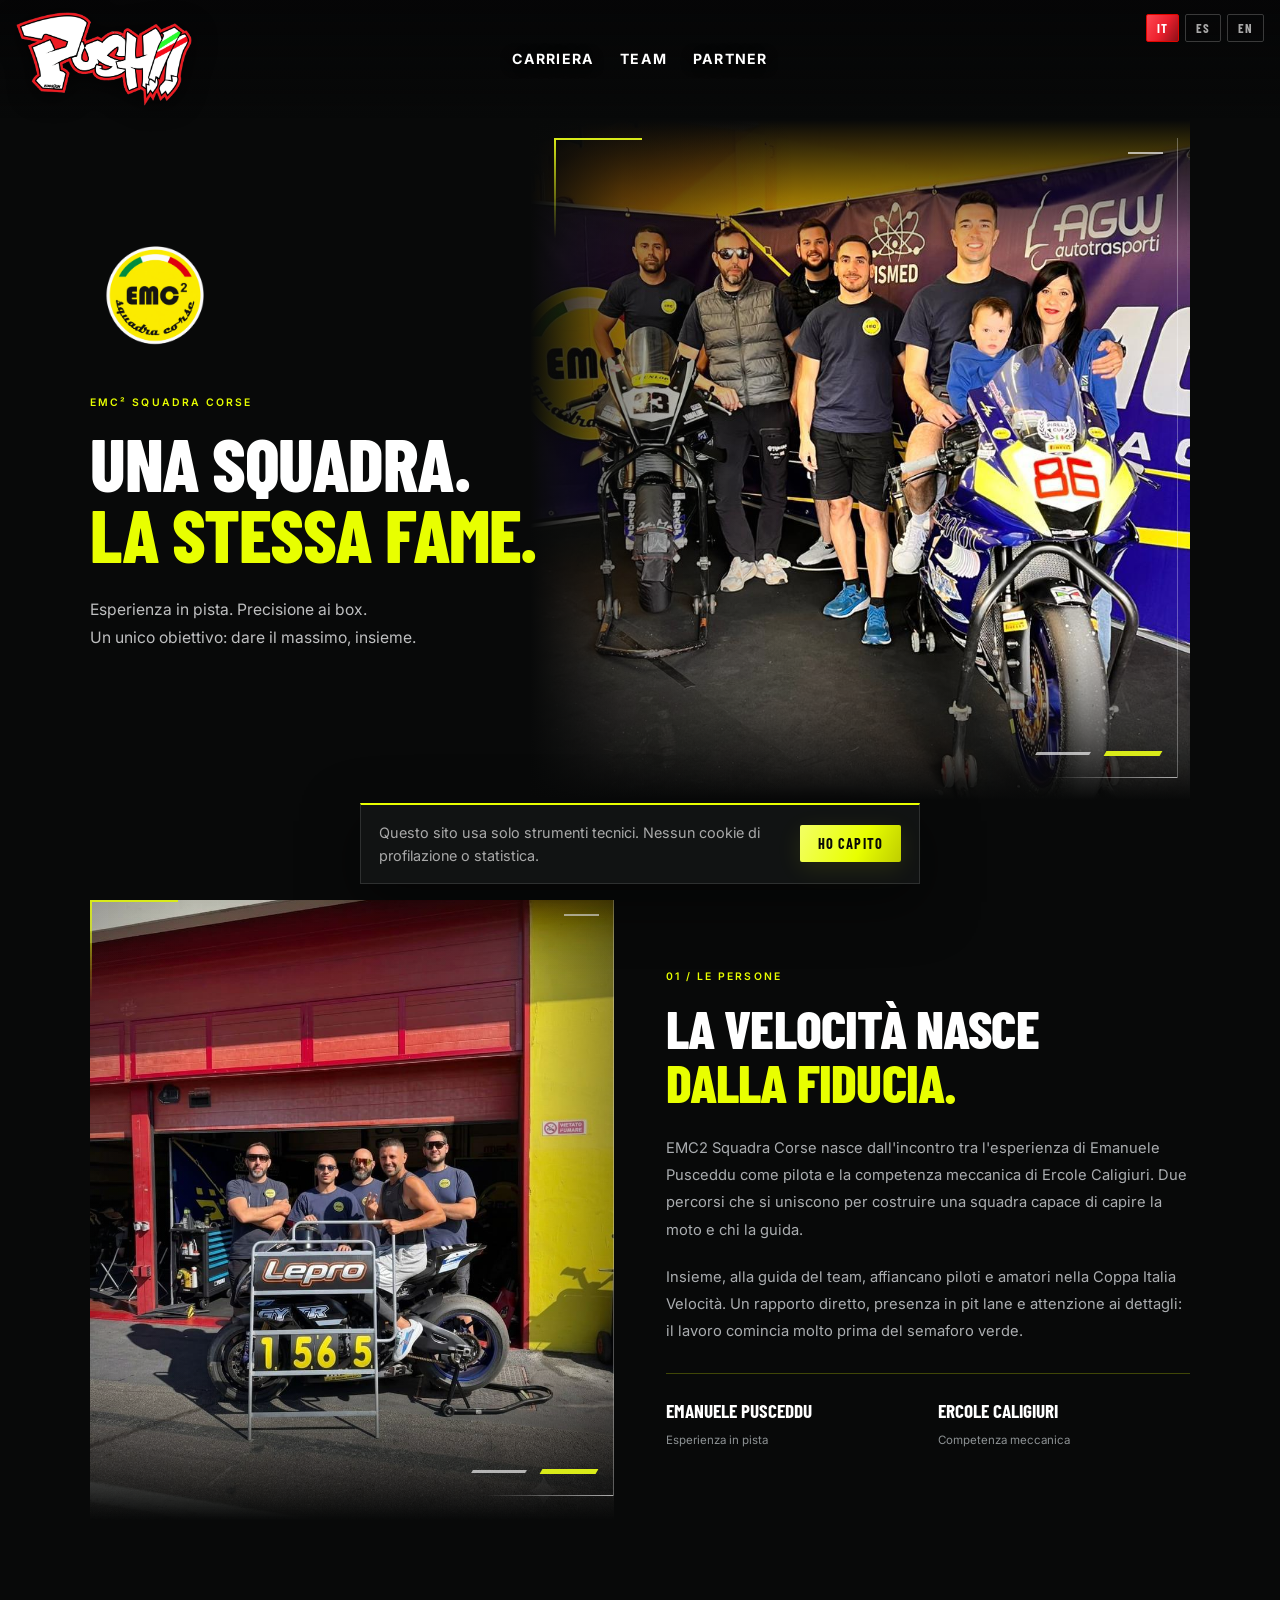
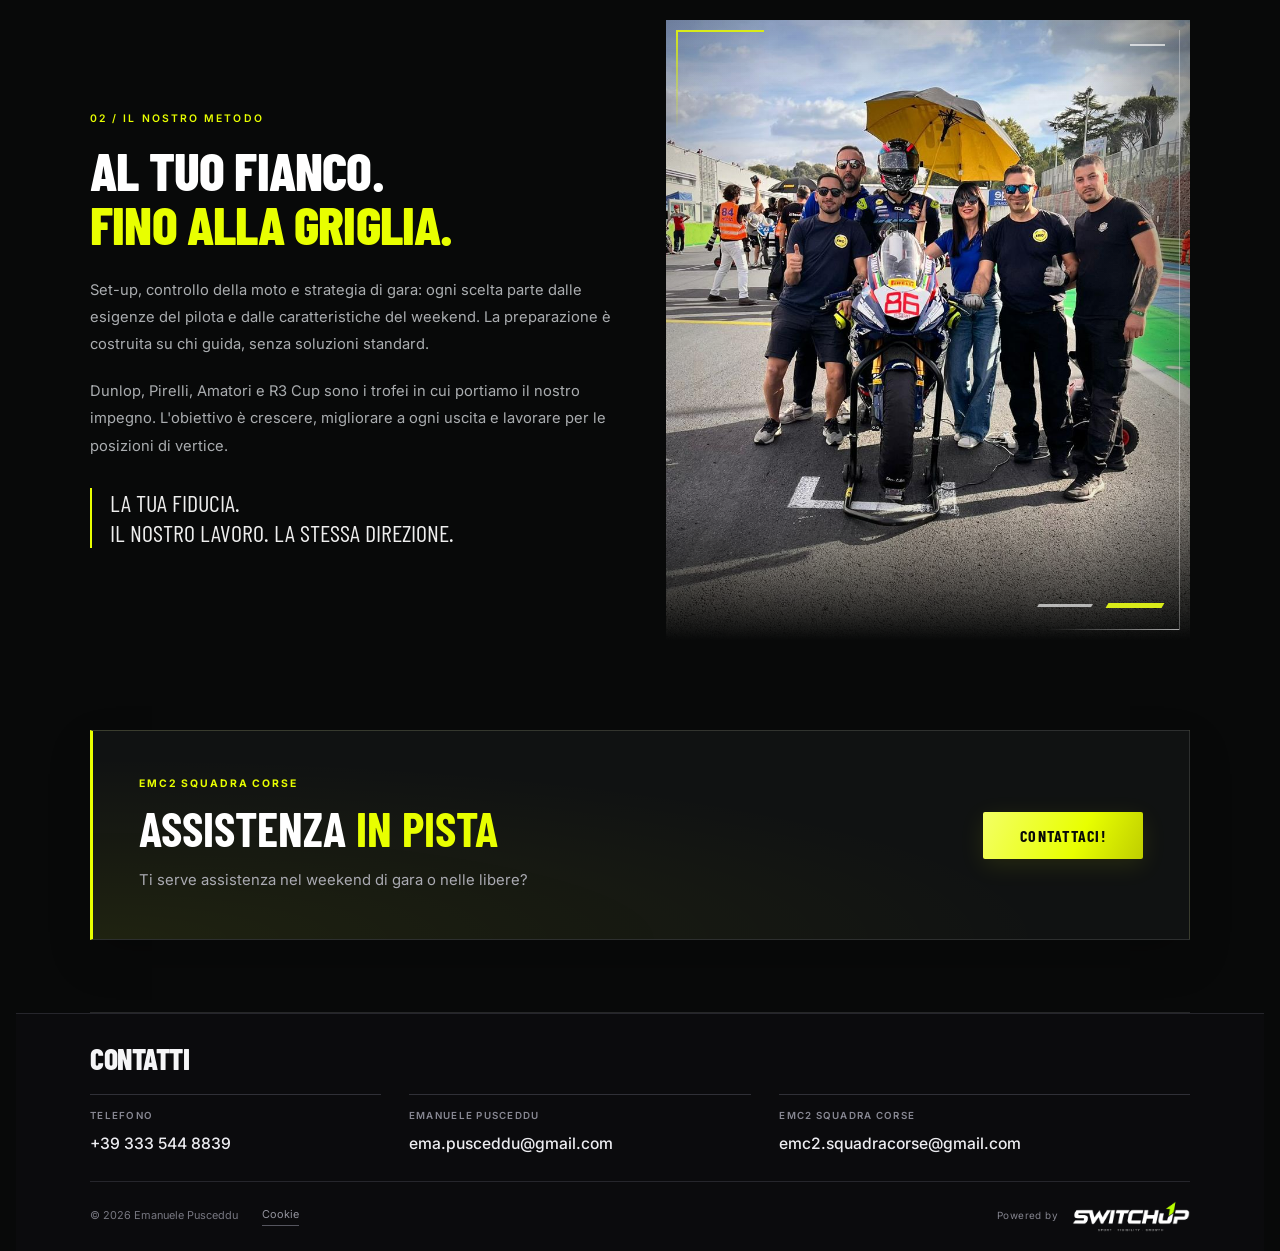
<file: team.html>
<!doctype html>
<html lang="it">
<head>
<meta charset="utf-8">
<meta name="viewport" content="width=device-width, initial-scale=1, viewport-fit=cover">
<meta name="claude:viewport-fit-sides" content="cover">
<title>Team · Emanuele Pusceddu</title>
<meta name="description" content="Emanuele Pusceddu, pilota del Campionato Italiano Velocità. Profilo, stagione, partner e contatti.">
<link rel="preconnect" href="https://fonts.googleapis.com">
<link rel="preconnect" href="https://fonts.gstatic.com" crossorigin>
<link href="https://fonts.googleapis.com/css2?family=Barlow+Condensed:wght@500;700;800&family=Inter:wght@400;500;600&display=swap" rel="stylesheet">
<style>
:root {
  --bg: #0a0a0a;
  --bg-2: #141414;
  --fg: #ffffff;
  --muted: #a9a9a9;
  --line: #2a2a2a;
  --red: #e10600;
  --red-grad: linear-gradient(135deg, #ff3b2a 0%, #e10600 50%, #7a0000 100%);
  --red-line: linear-gradient(90deg, #e10600, rgba(225,6,0,0));
  --font-title: "Barlow Condensed", "Arial Narrow", sans-serif;
  --font-body: "Inter", system-ui, sans-serif;
  color-scheme: dark;
}
* { box-sizing: border-box; }
html { scroll-behavior: smooth; }
body {
  margin: 0;
  background: var(--bg);
  color: var(--fg);
  font-family: var(--font-body);
  font-size: 16px;
  line-height: 1.6;
  padding-left: max(16px, env(safe-area-inset-left, 0px));
  padding-right: max(16px, env(safe-area-inset-right, 0px));
}
img { max-width: 100%; display: block; }
a { color: var(--fg); }
.wrap { max-width: 1100px; margin: 0 auto; }

/* Header */
.top {
  position: sticky;
  top: env(safe-area-inset-top, 0px);
  z-index: 10;
  background: rgba(10, 10, 10, 0.94);
  border-bottom: 1px solid var(--line);
  backdrop-filter: blur(6px);
}
.top .wrap { display: flex; align-items: center; justify-content: space-between; gap: 16px; padding-block: 14px; flex-wrap: wrap; }
.logo { font-family: var(--font-title); font-weight: 800; font-size: 1.25rem; text-transform: uppercase; letter-spacing: .04em; text-decoration: none; }
.logo-img { height: 34px; width: auto; }
.nav { display: flex; gap: 18px; flex-wrap: wrap; }
.nav a { text-decoration: none; font-size: .9rem; color: var(--muted); }
.nav a:hover, .nav a:focus-visible { color: var(--fg); }

/* Hero */
.hero {
  position: relative;
  min-height: 80vh;
  display: flex;
  align-items: flex-end;
  background:
    linear-gradient(180deg, rgba(10,10,10,0.15) 0%, rgba(10,10,10,0.95) 100%),
    radial-gradient(120% 80% at 85% 0%, rgba(225,6,0,0.38) 0%, rgba(10,10,10,0) 60%),
    var(--bg-2);
  border-bottom: 1px solid var(--line);
  overflow: hidden;
}
.hero-photo { position: absolute; inset: 0; width: 100%; height: 100%; object-fit: cover; opacity: .5; }
.hero-content { position: relative; padding-block: 72px 56px; width: 100%; }
.eyebrow { font-family: var(--font-title); font-weight: 700; text-transform: uppercase; letter-spacing: .18em; font-size: .85rem; color: var(--red); margin: 0 0 12px; }
h1 {
  font-family: var(--font-title);
  font-weight: 800;
  font-size: clamp(3.2rem, 12vw, 7.5rem);
  line-height: .88;
  text-transform: uppercase;
  margin: 0;
  text-wrap: balance;
}
h1 .accent { background: var(--red-grad); -webkit-background-clip: text; background-clip: text; color: transparent; }
.stats { display: flex; flex-wrap: wrap; gap: 12px; margin-top: 28px; }
.stat { border: 1px solid var(--line); border-left: 3px solid var(--red); padding: 10px 16px; min-width: 130px; background: rgba(10,10,10,0.75); }
.stat b { display: block; font-family: var(--font-title); font-size: 1.8rem; line-height: 1; }
.stat small { color: var(--muted); font-size: .78rem; text-transform: uppercase; letter-spacing: .08em; }

/* Buttons */
.btn {
  display: inline-block;
  font-family: var(--font-title);
  font-weight: 700;
  text-transform: uppercase;
  letter-spacing: .08em;
  font-size: 1rem;
  padding: 14px 26px;
  border: 0;
  border-radius: 2px;
  text-decoration: none;
  background: var(--red-grad);
  color: var(--fg);
  cursor: pointer;
  transition: filter .2s ease, transform .2s ease;
}
.btn:hover, .btn:focus-visible { filter: brightness(1.12); transform: translateY(-1px); }
.btn.ghost { background: transparent; border: 1px solid var(--fg); }
.btn.ghost:hover, .btn.ghost:focus-visible { background: var(--fg); color: var(--bg); }
.actions { display: flex; flex-wrap: wrap; gap: 12px; margin-top: 28px; }

/* Sections */
section { padding-block: 72px; border-bottom: 1px solid var(--line); }
h2 {
  font-family: var(--font-title);
  font-weight: 800;
  font-size: clamp(2.2rem, 6vw, 3.4rem);
  text-transform: uppercase;
  line-height: 1;
  margin: 0 0 12px;
  text-wrap: balance;
}
h2 .red { background: var(--red-grad); -webkit-background-clip: text; background-clip: text; color: transparent; }
.sub { color: var(--muted); max-width: 62ch; margin: 0 0 28px; }
.rule { width: 72px; height: 3px; background: var(--red-line); margin: 0 0 20px; }
.grid-2 { display: grid; grid-template-columns: 1fr; gap: 32px; align-items: start; }
@media (min-width: 768px) { .grid-2 { grid-template-columns: 1fr 1fr; } }
.photo-ph {
  aspect-ratio: 4 / 5;
  width: 100%;
  background: var(--bg-2);
  border: 1px dashed #444;
  display: grid;
  place-items: center;
  color: var(--muted);
  font-size: .8rem;
  letter-spacing: .08em;
  text-transform: uppercase;
  text-align: center;
  padding: 16px;
}
.photo-ph.wide { aspect-ratio: 16 / 9; }
.photo-ph.land { aspect-ratio: 4 / 3; }
.cards { display: grid; grid-template-columns: 1fr; gap: 16px; margin-top: 24px; }
@media (min-width: 600px) { .cards.three { grid-template-columns: repeat(3, 1fr); } .cards.two { grid-template-columns: repeat(2, 1fr); } }
.card { background: var(--bg-2); border: 1px solid var(--line); padding: 20px; }
.card h3 { font-family: var(--font-title); font-size: 1.2rem; text-transform: uppercase; margin: 0 0 6px; }
.card p { margin: 0; color: var(--muted); font-size: .95rem; }
.tag { display: inline-block; font-size: .7rem; letter-spacing: .1em; text-transform: uppercase; color: var(--muted); border: 1px solid var(--line); padding: 2px 8px; margin-top: 10px; }

/* Timeline */
.timeline { border-left: 2px solid var(--line); margin-left: 6px; padding-left: 24px; display: grid; gap: 22px; }
.timeline li { list-style: none; position: relative; }
.timeline li::before { content: ""; position: absolute; left: -31px; top: 6px; width: 12px; height: 12px; background: var(--red); border-radius: 50%; }
.timeline b { font-family: var(--font-title); font-size: 1.3rem; display: block; }
.timeline span { color: var(--muted); font-size: .95rem; }
ul.plain { list-style: none; padding: 0; margin: 0; display: grid; gap: 10px; }

/* Partner */
.partners { display: grid; grid-template-columns: repeat(2, 1fr); gap: 12px; }
@media (min-width: 768px) { .partners { grid-template-columns: repeat(4, 1fr); } }
.partner { border: 1px dashed #444; aspect-ratio: 3 / 2; display: grid; place-items: center; color: var(--muted); font-size: .75rem; text-transform: uppercase; letter-spacing: .08em; text-align: center; padding: 10px; }

/* Gallery */
.gallery { display: grid; grid-template-columns: 1fr; gap: 12px; }
@media (min-width: 600px) { .gallery { grid-template-columns: repeat(3, 1fr); } }

/* Contatti */
.contact-box { background: var(--bg-2); border: 1px solid var(--line); border-top: 3px solid var(--red); padding: 28px; }
.contact-box p { margin: 0 0 10px; }
.contact-box .big { font-family: var(--font-title); font-size: 1.6rem; font-weight: 700; word-break: break-word; }
.note { color: var(--muted); font-size: .85rem; }

footer { padding-block: 32px; color: var(--muted); font-size: .85rem; }
footer .wrap { display: flex; flex-wrap: wrap; justify-content: space-between; gap: 12px; align-items: center; }
footer button { background: none; border: 0; color: var(--muted); text-decoration: underline; cursor: pointer; font: inherit; padding: 0; }

/* Cookie */
.cookie {
  position: fixed;
  left: max(16px, env(safe-area-inset-left, 0px));
  right: max(16px, env(safe-area-inset-right, 0px));
  bottom: max(16px, env(safe-area-inset-bottom, 0px));
  max-width: 560px;
  margin-inline: auto;
  background: var(--bg-2);
  border: 1px solid var(--line);
  border-top: 2px solid var(--red);
  padding: 16px 18px;
  display: flex; flex-wrap: wrap; gap: 12px; align-items: center; justify-content: space-between;
  font-size: .9rem;
  z-index: 20;
}
.cookie[hidden] { display: none; }
.cookie p { margin: 0; color: var(--muted); flex: 1 1 260px; }
.cookie .btn { padding: 10px 18px; font-size: .9rem; }

:focus-visible { outline: 2px solid var(--red); outline-offset: 3px; }
@media (prefers-reduced-motion: reduce) { html { scroll-behavior: auto; } .btn { transition: none; } }

/* Visual pass SwitchUp */
:root {
  --red: #f12b36;
  --red-grad: linear-gradient(120deg, #ff4852 0%, #ed202d 52%, #8d1019 100%);
  --red-line: linear-gradient(90deg, #f12b36, rgba(241,43,54,0));
  --bg: #080809;
  --bg-2: #111113;
  --line: rgba(255,255,255,.12);
}
::selection { background: #f12b36; color: #fff; }
.top { background: rgba(8,8,9,.88); border-bottom-color: rgba(255,255,255,.09); }
.top .wrap { min-height: 68px; }
.logo-img { height: 38px; }
.nav { gap: clamp(12px, 2vw, 24px); }
.nav a { font-size: .78rem; letter-spacing: .08em; text-transform: uppercase; transition: color .2s ease; }
.hero {
  min-height: min(860px, max(680px, calc(100svh - 68px)));
  background:
    linear-gradient(90deg, rgba(8,8,9,.98) 0%, rgba(8,8,9,.84) 45%, rgba(8,8,9,.14) 100%),
    linear-gradient(180deg, rgba(8,8,9,.16), rgba(8,8,9,.97)),
    radial-gradient(70% 90% at 100% 8%, rgba(241,43,54,.38), transparent 65%),
    #101012;
}
.hero::before {
  content: "";
  position: absolute;
  width: clamp(360px, 53vw, 760px);
  aspect-ratio: 1;
  right: clamp(-210px, -8vw, -80px);
  top: 3%;
  border: 1px solid rgba(255,255,255,.08);
  border-radius: 50%;
  box-shadow: 0 0 0 28px rgba(255,255,255,.018), 0 0 0 78px rgba(255,255,255,.014), 0 0 0 145px rgba(255,255,255,.01);
  pointer-events: none;
}
.hero::after {
  content: "";
  position: absolute;
  right: 0;
  top: 0;
  width: min(32vw, 430px);
  height: 100%;
  background: linear-gradient(145deg, transparent 25%, rgba(241,43,54,.14) 25.2%, rgba(241,43,54,.025) 47%, transparent 47.2%);
  clip-path: polygon(46% 0,100% 0,100% 100%,0 100%);
  pointer-events: none;
}
.hero-content { padding-block: 96px 68px; z-index: 1; }
.eyebrow { font-size: .78rem; letter-spacing: .22em; }
h1 { max-width: 900px; font-size: clamp(4rem, 10.5vw, 8rem); letter-spacing: -.025em; }
h1 .accent { background-image: linear-gradient(115deg,#ff666d 0%,#ed202d 48%,#a20f18 100%); }
.stat { border-color: rgba(255,255,255,.14); border-left-color: #f12b36; background: rgba(12,12,14,.78); backdrop-filter: blur(8px); }
.stat b { font-size: clamp(1.45rem, 2.3vw, 1.9rem); }
.btn { box-shadow: 0 8px 24px rgba(225,6,0,.12); }
section { padding-block: clamp(64px, 8vw, 104px); }
.rule { width: 88px; height: 2px; margin-bottom: 24px; }
h2 { letter-spacing: -.015em; }
.photo-ph {
  position: relative;
  overflow: hidden;
  border: 1px solid rgba(255,255,255,.13);
  background:
    linear-gradient(145deg, rgba(241,43,54,.14), transparent 42%),
    repeating-linear-gradient(135deg, rgba(255,255,255,.025) 0 1px, transparent 1px 12px),
    #111113;
  color: rgba(255,255,255,.68);
  letter-spacing: .16em;
}
.photo-ph::before {
  content: "";
  position: absolute;
  width: 68%;
  aspect-ratio: 1;
  border: 1px solid rgba(255,255,255,.1);
  border-radius: 50%;
  right: -18%;
  bottom: -32%;
  box-shadow: 0 0 0 22px rgba(255,255,255,.018), 0 0 0 54px rgba(255,255,255,.012);
}
.photo-ph::after {
  content: "";
  position: absolute;
  top: 18px;
  left: 18px;
  width: 34px;
  height: 2px;
  background: #f12b36;
}
.cards { gap: 18px; }
.card {
  position: relative;
  overflow: hidden;
  background: linear-gradient(145deg, rgba(255,255,255,.045), transparent 68%), #111113;
  border-color: rgba(255,255,255,.11);
  padding: clamp(20px, 2.5vw, 28px);
  transition: transform .25s ease, border-color .25s ease, background .25s ease;
}
.card:hover { transform: translateY(-4px); border-color: rgba(241,43,54,.58); }
.card h3 { letter-spacing: .025em; }
.timeline { border-left-color: rgba(255,255,255,.16); gap: 28px; }
.timeline li::before { box-shadow: 0 0 0 5px rgba(241,43,54,.13); }
.partner {
  position: relative;
  overflow: hidden;
  border-style: solid;
  border-color: rgba(255,255,255,.11);
  background: linear-gradient(145deg, rgba(241,43,54,.08), transparent 62%), #111113;
  transition: transform .25s ease, border-color .25s ease;
}
.partner:hover { transform: translateY(-3px); border-color: rgba(241,43,54,.6); }
.contact-box { background: linear-gradient(135deg, rgba(241,43,54,.08), transparent 60%), #111113; }
.cookie { box-shadow: 0 18px 55px rgba(0,0,0,.5); backdrop-filter: blur(12px); }
@media (max-width: 700px) {
  body { padding-inline: 12px; }
  .top .wrap { padding-block: 10px; gap: 8px; }
  .logo-img { height: 32px; }
  .nav { width: 100%; gap: 16px; overflow-x: auto; flex-wrap: nowrap; padding: 0 0 4px; scrollbar-width: none; }
  .nav::-webkit-scrollbar { display: none; }
  .nav a { white-space: nowrap; font-size: .72rem; }
  .hero { min-height: 700px; }
  .hero::before { width: 420px; right: -240px; top: 4%; }
  .hero::after { width: 60vw; opacity: .8; }
  .hero-content { padding-block: 80px 46px; }
  h1 { font-size: clamp(3.5rem, 15vw, 6.3rem); }
  .stats { gap: 8px; }
  .stat { flex: 1 1 140px; min-width: 0; padding: 11px 12px; }
  .actions .btn { flex: 1 1 100%; text-align: center; }
  section { padding-block: 62px; }
}
@media (prefers-reduced-motion: reduce) {
  .card, .partner, .nav a { transition: none; }
  .card:hover, .partner:hover { transform: none; }
}


/* Header trasparente, logo e navigazione */
html { scroll-padding-top: 124px; }
.top {
  position: fixed;
  inset: 0 0 auto;
  z-index: 30;
  background: linear-gradient(180deg, rgba(5,5,6,.74) 0%, rgba(5,5,6,.30) 72%, transparent 100%);
  border-bottom: 0;
  backdrop-filter: none;
}
.top .wrap { min-height: 98px; padding-block: 12px; }
.logo { display: inline-flex; align-items: center; flex: 0 0 auto; }
.logo-img { height: 64px; width: auto; filter: drop-shadow(0 3px 12px rgba(0,0,0,.72)); }
.nav { align-items: center; gap: clamp(14px, 2vw, 28px); }
.nav a {
  position: relative;
  padding: 10px 0;
  color: #fff;
  font-size: .88rem;
  font-weight: 700;
  letter-spacing: .09em;
  text-shadow: 0 2px 12px rgba(0,0,0,.9);
  transition: color .2s ease, filter .2s ease, transform .2s ease;
}
.nav a:not(.team-link)::after {
  content: "";
  position: absolute;
  left: 0;
  right: 100%;
  bottom: 3px;
  height: 2px;
  background: #ff3e49;
  transition: right .2s ease;
}
.nav a:not(.team-link):hover::after,
.nav a:not(.team-link):focus-visible::after { right: 0; }
.nav a:not(.team-link):hover { color: #ff5962; }
.nav .team-link {
  padding: 10px 20px;
  color: #fff;
  background: var(--red-grad);
  box-shadow: 0 5px 22px rgba(241,43,54,.34), 0 2px 10px rgba(0,0,0,.55);
  text-shadow: none;
  transform: skewX(-7deg);
}
.nav .team-link:hover,
.nav .team-link:focus-visible { color: #fff; filter: brightness(1.16); transform: skewX(-7deg) translateY(-1px); }
.hero-content { padding-top: 160px; }
#team { scroll-margin-top: 124px; }
@media (max-width: 700px) {
  html { scroll-padding-top: 124px; }
  .top { padding-inline: max(12px, env(safe-area-inset-left, 0px)); }
  .top .wrap { min-height: 112px; align-content: center; row-gap: 4px; padding-block: 6px; }
  .logo-img { height: 50px; }
  .nav { gap: 15px; padding-bottom: 2px; }
  .nav a { font-size: .74rem; padding: 7px 0; }
  .nav .team-link { padding: 7px 13px; }
  .hero-content { padding-block: 148px 46px; }
  #team { scroll-margin-top: 124px; }
}
@media (prefers-reduced-motion: reduce) {
  .nav a, .nav a::after { transition: none; }
}



/* Foto di apertura */
.hero-photo {
  position: absolute;
  inset: 0;
  z-index: 0;
  width: 100%;
  height: 100%;
  background-image:
    linear-gradient(90deg, rgba(8,8,9,.36) 0%, rgba(8,8,9,.22) 32%, rgba(8,8,9,.02) 64%, rgba(8,8,9,.01) 100%),
    linear-gradient(0deg, rgba(8,8,9,.24) 0%, rgba(8,8,9,0) 52%, rgba(8,8,9,.05) 100%),
    radial-gradient(68% 85% at 77% 44%, rgba(241,43,54,.06), transparent 65%),
    url("optimized/hero-4543e78cb9.webp?v=hq2");
  background-size: cover, cover, cover, cover;
  background-position: center, center, center, 56% 50%;
  background-repeat: no-repeat;
  filter: brightness(1.12) saturate(1.04) contrast(1.07);
}
.hero::before, .hero::after { z-index: 1; }
.hero-content { z-index: 2; }
@media (max-width: 700px) {
  .hero-photo {
    background-image:
      linear-gradient(90deg, rgba(8,8,9,.32) 0%, rgba(8,8,9,.20) 48%, rgba(8,8,9,.02) 100%),
      linear-gradient(0deg, rgba(8,8,9,.24) 0%, rgba(8,8,9,0) 58%, rgba(8,8,9,.05) 100%),
      radial-gradient(75% 70% at 75% 42%, rgba(241,43,54,.06), transparent 65%),
      url("optimized/hero-4543e78cb9.webp?v=hq2");
    background-position: center, center, center, 58% 48%;
  }
}


/* Apertura più leggibile: foto protagonista e logo più ampio */
.hero::before, .hero::after { content: none !important; display: none !important; }
.hero-photo { opacity: 1 !important; filter: brightness(1.30) saturate(1.08) contrast(1.07); }
.hero h1 { text-shadow: 0 4px 28px rgba(0,0,0,.62); }
.hero .eyebrow { text-shadow: 0 2px 14px rgba(0,0,0,.8); }
.logo { margin-left: clamp(26px, 3vw, 40px); }
.logo-img { height: 94px; }
@media (max-width: 700px) {
  .logo { margin-left: 14px; }
  .logo-img { height: 70px; }
}



/* Hero Emanuele: immagine contenuta, bordi sfumati e testo in alto a sinistra */
.hero {
  min-height: min(840px, 90svh);
  align-items: flex-start;
  overflow: hidden;
  background: #080809;
}
.hero::before, .hero::after { display: none !important; content: none !important; }
.hero-photo {
  inset: 12px clamp(12px, 3vw, 42px) 30px;
  width: auto;
  height: auto;
  opacity: 1 !important;
  background-image:
    radial-gradient(ellipse 92% 88% at 50% 48%, transparent 56%, rgba(8,8,9,.42) 82%, #080809 100%),
    linear-gradient(90deg, #080809 0%, rgba(8,8,9,.72) 7%, rgba(8,8,9,.34) 28%, rgba(8,8,9,.05) 62%, transparent 100%),
    linear-gradient(180deg, #080809 0%, rgba(8,8,9,.18) 14%, transparent 38%, transparent 76%, #080809 100%),
    url("optimized/hero-4543e78cb9.webp?v=hq2");
  background-size: cover, cover, cover, cover;
  background-position: center, center, center, 58% 50%;
  background-repeat: no-repeat;
  filter: brightness(1.12) saturate(1.08) contrast(1.05);
  -webkit-mask-image: radial-gradient(ellipse 118% 112% at 50% 48%, #000 62%, rgba(0,0,0,.92) 80%, transparent 100%);
  mask-image: radial-gradient(ellipse 118% 112% at 50% 48%, #000 62%, rgba(0,0,0,.92) 80%, transparent 100%);
}
.hero-content {
  width: 100%;
  max-width: none;
  margin: 0;
  align-self: flex-start;
  z-index: 2;
  padding: clamp(142px, 17vh, 188px) clamp(20px, 5vw, 72px) 42px;
}
.hero .eyebrow { text-shadow: 0 2px 14px rgba(0,0,0,.9); }
.hero h1 {
  max-width: none;
  width: max-content;
  max-width: 100%;
  white-space: nowrap;
  font-size: clamp(2rem, 7.5vw, 7.2rem);
  line-height: .94;
  letter-spacing: -.03em;
  text-shadow: 0 5px 28px rgba(0,0,0,.78);
}
.hero .stats { margin-top: 22px; }
.hero .stat { background: rgba(8,8,9,.82); }
.hero .actions { margin-top: 22px; }
@media (max-width: 700px) {
  .hero { min-height: 740px; }
  .hero-photo {
    inset: 8px 8px 22px;
    background-position: center, center, center, 60% 48%;
    -webkit-mask-image: radial-gradient(ellipse 118% 112% at 50% 48%, #000 62%, rgba(0,0,0,.92) 82%, transparent 100%);
    mask-image: radial-gradient(ellipse 118% 112% at 50% 48%, #000 62%, rgba(0,0,0,.92) 82%, transparent 100%);
  }
  .hero-content { padding: 142px 18px 34px; }
  .hero h1 { font-size: clamp(2rem, 8.2vw, 3.8rem); }
  .hero .stats { margin-top: 16px; gap: 8px; }
  .hero .actions { margin-top: 16px; }
}

/* Testi sulla zona d'erba, sotto il pilota. */
.hero { display: flex; flex-direction: column; justify-content: flex-end; min-height: min(840px, 90svh); }
.hero-photo { position: absolute; inset: 12px clamp(12px, 3vw, 42px) 30px; width: auto; height: auto; margin: 0; }
.hero-content { flex: none; align-self: auto; margin-top: auto; padding: 0 clamp(20px, 5vw, 72px) 54px; }
.hero h1 { font-size: clamp(2rem, 6.6vw, 6rem); }
.hero .eyebrow { margin-bottom: 10px; }
.hero .actions { margin-top: 18px; }
.bio-portrait {
  position: relative;
  isolation: isolate;
  width: calc(100% - 16px);
  margin: 8px 0 16px 8px;
  aspect-ratio: 4 / 5;
  background:
    linear-gradient(180deg, rgba(8,8,9,.12), transparent 28%, transparent 56%, rgba(8,8,9,.88)),
    linear-gradient(90deg, rgba(8,8,9,.45), transparent 20%, transparent 78%, rgba(8,8,9,.42)),
    url('optimized/ritratto-emanuele.webp?v=hq2') 43% 25% / auto 160% no-repeat;
  border: 0;
  box-shadow: 0 22px 45px rgba(0,0,0,.55), 0 0 32px rgba(241,43,54,.08), inset 0 0 35px rgba(0,0,0,.25);
}
.bio-portrait::before {
  content: "";
  position: absolute;
  inset: -8px 8px 8px -8px;
  border-top: 2px solid #f12b36;
  border-left: 2px solid #f12b36;
  pointer-events: none;
  z-index: 1;
  clip-path: polygon(0 0, 24% 0, 24% 2%, 2% 2%, 2% 22%, 0 22%);
}
.bio-portrait::after { content: none; }
.top .wrap { max-width: none; padding-inline: 16px; }
.logo { margin-left: 0; }
@media (max-width: 700px) {
  .hero { min-height: max(740px, 94svh); }
  .hero-photo { inset: 8px 8px 22px; }
  .hero-content { padding: 0 18px 42px; }
  .hero h1 { font-size: clamp(1.8rem, 8.2vw, 3.8rem); }
  .hero .actions { gap: 8px; margin-top: 14px; }
  .hero .actions .btn { padding: 10px 14px; }
  .top .wrap { padding-inline: 0; }
  .logo { margin-left: 0; }
}
/* Intro tipografica racing: un solo passaggio per sessione. */
.race-intro[hidden] { display: none; }
.race-intro { position: fixed; inset: 0; z-index: 100; display: grid; place-items: center; overflow: hidden; background: #080809; animation: intro-exit .55s cubic-bezier(.76,0,.24,1) 1.85s both; }
.race-intro::before { content: none; position: absolute; inset: 0; background: radial-gradient(ellipse at 65% 55%, rgba(241,43,54,.12), transparent 60%); }
.intro-stage { position: relative; width: min(1120px, 88vw); padding-block: 48px; }
.intro-kicker { margin: 0 0 22px; color: #b7b7bd; font: 600 .68rem var(--font-body); text-transform: uppercase; letter-spacing: .34em; animation: intro-detail .6s ease .35s both; }
.intro-name { margin: 0; font-family: var(--font-title); font-weight: 800; font-size: clamp(2rem, 10.2vw, 9rem); line-height: .93; letter-spacing: -.035em; text-transform: uppercase; white-space: nowrap; }
.intro-mask { display: inline-block; overflow: hidden; vertical-align: bottom; padding-block: .08em; }
.intro-word { display: inline-block; animation: intro-name-in .8s cubic-bezier(.16,1,.3,1) .14s both; }
.intro-surname { background: linear-gradient(115deg,#ff666d 0%,#ed202d 48%,#a20f18 100%); background-clip: text; -webkit-background-clip: text; color: transparent; animation-delay: .28s; }
.intro-track { position: relative; height: 2px; margin-top: 28px; overflow: hidden; background: rgba(255,255,255,.1); transform-origin: left; animation: intro-line .7s cubic-bezier(.16,1,.3,1) .4s both; }
.intro-track::after { content: ""; position: absolute; inset: 0; background: linear-gradient(90deg, transparent, #f12b36 70%, #ffb0b5); animation: intro-sweep 1.3s cubic-bezier(.65,0,.35,1) .45s both; }
.intro-caption { margin: 18px 0 0; font: 500 .65rem var(--font-body); color: #87878c; text-transform: uppercase; letter-spacing: .24em; animation: intro-detail .6s ease .65s both; }
.intro-skip { position: absolute; bottom: max(24px, env(safe-area-inset-bottom)); right: 6vw; background: transparent; border: 0; border-bottom: 1px solid #5a5a60; padding: 8px 0; color: #c6c6ca; font: 500 .7rem var(--font-body); letter-spacing: .12em; cursor: pointer; }
@keyframes intro-name-in { from { transform: translate3d(0,115%,0) skewY(4deg); } to { transform: translate3d(0,0,0) skewY(0); } }
@keyframes intro-detail { from { opacity: 0; transform: translateY(8px); } to { opacity: 1; transform: translateY(0); } }
@keyframes intro-line { from { transform: scaleX(0); } to { transform: scaleX(1); } }
@keyframes intro-sweep { from { transform: translateX(-110%); } to { transform: translateX(110%); } }
@keyframes intro-exit { from { opacity: 1; transform: translateY(0); } to { opacity: 0; transform: translateY(-3%); visibility: hidden; } }
@media (max-width: 700px) { .intro-kicker { font-size: .56rem; letter-spacing: .22em; } .intro-caption { font-size: .55rem; letter-spacing: .18em; } }
@media (prefers-reduced-motion: reduce) { .race-intro { display: none; } }

/* Numero di gara come sfondo della biografia */
#profilo { position: relative; }
.num-deco { position: absolute; right: 0; top: 56px; width: min(260px, 44vw); height: auto; opacity: .38; pointer-events: none; z-index: 0; }
#profilo .grid-2 { position: relative; z-index: 1; }
#profilo .sub { font-size: 1.08rem; line-height: 1.7; }
/* Foto apertura a tutta larghezza, sfumata su tutti i bordi, senza taglio della testa */
.hero-photo {
  inset: 0 !important;
  background-position: center 18% !important;
  background-size: cover !important;
  -webkit-mask-image: linear-gradient(to right, transparent 0, #000 10%, #000 90%, transparent 100%), linear-gradient(to bottom, transparent 0, #000 10%, #000 85%, transparent 100%);
  -webkit-mask-composite: source-in;
          mask-image: linear-gradient(to right, transparent 0, #000 10%, #000 90%, transparent 100%), linear-gradient(to bottom, transparent 0, #000 10%, #000 85%, transparent 100%);
          mask-composite: intersect;
}
.back { margin: 0 0 24px; font-size: .9rem; }
.back a { color: var(--muted); text-decoration: none; }
.back a:hover, .back a:focus-visible { color: var(--fg); }
section:first-of-type { padding-top: 120px; }
/* Selettore lingua: tre pulsanti */
.lang { position: fixed; top: max(14px, env(safe-area-inset-top, 0px)); right: max(16px, env(safe-area-inset-right, 0px)); z-index: 60; display: flex; gap: 6px; }
.lang-btn { background: transparent; border: 1px solid #3a3a3a; color: var(--muted); font-family: var(--font-title); font-weight: 700; font-size: .8rem; letter-spacing: .08em; padding: 5px 10px; cursor: pointer; border-radius: 2px; }
.lang-btn:hover, .lang-btn:focus-visible { color: var(--fg); border-color: var(--fg); }
.lang-btn[aria-pressed="true"] { background: var(--red-grad); border-color: transparent; color: var(--fg); }
/* Menu centrato; i pulsanti lingua restano in alto a destra */
@media (min-width: 700px) {
  .top .wrap { position: relative; }
  .top .nav { position: absolute; left: 50%; top: 50%; transform: translate(-50%, -50%); margin: 0; }
}
.team-assist { margin-top: 36px; padding: 24px; background: var(--bg-2); border: 1px solid var(--line); border-left: 3px solid var(--red); }
.team-assist h3 { font-family: var(--font-title); font-size: 1.4rem; text-transform: uppercase; margin: 0 0 8px; }
.team-assist p { margin: 0 0 16px; color: var(--muted); }
/* Pannello contatto in basso a destra */
.mail-panel { position: fixed; right: max(16px, env(safe-area-inset-right, 0px)); bottom: max(16px, env(safe-area-inset-bottom, 0px)); width: min(380px, calc(100vw - 32px)); background: var(--bg-2); border: 1px solid var(--line); border-top: 3px solid var(--red); box-shadow: 0 24px 60px rgba(0,0,0,.6); padding: 20px; z-index: 30; max-height: calc(100vh - 32px); overflow-y: auto; }
.mail-panel[hidden] { display: none; }
.mail-head { display: flex; justify-content: space-between; align-items: center; gap: 12px; margin-bottom: 14px; }
.mail-title { margin: 0; font-family: var(--font-title); font-weight: 800; font-size: 1.5rem; text-transform: uppercase; line-height: 1; }
.mail-title .red { background: var(--red-grad); -webkit-background-clip: text; background-clip: text; color: transparent; }
.mail-close { background: none; border: 0; color: var(--muted); font-size: 1.6rem; line-height: 1; cursor: pointer; padding: 0 4px; }
.mail-close:hover, .mail-close:focus-visible { color: var(--fg); }
.mail-field { display: grid; gap: 6px; font-size: .8rem; letter-spacing: .06em; text-transform: uppercase; color: var(--muted); margin-bottom: 12px; }
.mail-field input, .mail-field textarea { font: inherit; font-size: .95rem; letter-spacing: 0; text-transform: none; color: var(--fg); background: #0d0d0d; border: 1px solid #333; padding: 10px 12px; border-radius: 2px; width: 100%; }
.mail-field input:focus, .mail-field textarea:focus { outline: 2px solid var(--red); outline-offset: 1px; border-color: transparent; }
.mail-field textarea { resize: vertical; min-height: 96px; }
.mail-send { width: 100%; border: 0; cursor: pointer; }
.mail-status { margin: 12px 0 0; font-size: .85rem; color: var(--muted); min-height: 1.2em; }
/* Richiesta assistenza: testo e azione su un unico asse. */
#team .team-assist { position: relative; display: flex; align-items: center; justify-content: space-between; gap: 32px; padding: clamp(28px,4vw,46px); margin-top: 44px; border: 1px solid rgba(255,255,255,.12); border-left: 3px solid #f12b36; background: radial-gradient(ellipse at 0 100%,rgba(241,43,54,.12),transparent 62%),linear-gradient(120deg,#151518,#0b0b0d); box-shadow: 0 18px 40px rgba(0,0,0,.18); }
#team .team-assist .assist-label { font: 700 .65rem var(--font-body); letter-spacing: .18em; text-transform: uppercase; color: #f12b36; margin: 0 0 14px; }
#team .team-assist h3 { font-family: var(--font-title); font-size: clamp(2rem,3.8vw,3rem); line-height: 1; text-transform: uppercase; margin: 0 0 16px; }
#team .team-assist h3 span { color: #f12b36; }
#team .team-assist p { color: #aaaab2; font-size: .93rem; line-height: 1.7; margin: 0; }
#team .team-assist .btn { flex: 0 0 auto; margin: 0; min-width: 160px; text-align: center; }
@media(max-width: 639px) { #team .team-assist { flex-direction: column; align-items: flex-start; gap: 24px; } #team .team-assist .btn { width: 100%; } }
/* Identità EMC2: nero, bianco e giallo fluo. */
:root { --red: #e8ff00; --red-grad: linear-gradient(115deg,#f3ff65,#e8ff00 60%,#bfce00); --red-line: linear-gradient(90deg,#e8ff00,transparent); --bg: #080909; --bg-2: #111313; }
::selection { background: #e8ff00; color: #080909; }
.top .team-link, .btn { color: #090a08; background: var(--red-grad); box-shadow: 0 6px 24px rgba(232,255,0,.1); }
.nav .team-link:hover, .nav .team-link:focus-visible { color: #090a08; }
.nav a:not(.team-link)::after { background: #e8ff00; }
.nav a:not(.team-link):hover { color: #e8ff00; }
.lang-btn.active, .lang-btn[aria-pressed="true"] { background: linear-gradient(120deg,#ff4852,#ed202d 52%,#8d1019); color: #fff; border-color: #e10600; }
.emc-page { padding-top: 160px; padding-bottom: 72px; }
.emc-hero { position: relative; isolation: isolate; min-height: 680px; display: grid; grid-template-columns: 1fr 1.1fr; align-items: center; }
.emc-hero-copy { position: relative; z-index: 2; padding: 20px 0 54px; }
.emc-logo { width: 132px; height: 132px; object-fit: contain; margin-bottom: 30px; }
.emc-kicker { color: #e8ff00; text-transform: uppercase; font: 600 .65rem var(--font-body); letter-spacing: .2em; margin: 0 0 18px; }
.emc-page h1 { font-size: clamp(3rem,5.8vw,5.6rem); line-height: .96; width: auto; max-width: none; white-space: normal; letter-spacing: -.02em; }
.emc-page h1 span, .emc-page h2 span { color: #e8ff00; }
.emc-lead { color: #bebfc0; font-size: .98rem; line-height: 1.8; margin: 26px 0 0; }
.emc-hero-photo { position: absolute; inset: 0 0 0 40%; z-index: -1; }
.emc-hero-photo img { width: 100%; height: 100%; object-fit: cover; object-position: center 46%; }
.emc-hero-photo::after { content: ""; position: absolute; inset: 0; background: linear-gradient(90deg,#080909,rgba(8,9,9,.45) 14%,transparent 40%),linear-gradient(0deg,#080909,transparent 24%,transparent 80%,#080909); }
.emc-story { position: relative; display: grid; grid-template-columns: minmax(0,1fr) minmax(0,1fr); align-items: center; gap: clamp(24px,4vw,64px); margin-top: 100px; }
.emc-story-photo { position: relative; min-width: 0; }
.emc-story-photo img { width: 100%; height: 620px; object-fit: cover; object-position: center 48%; }
.emc-story-photo::after { content: ""; position: absolute; inset: 0; background: linear-gradient(0deg,#080909,transparent 24%,transparent 86%,rgba(8,9,9,.2)),linear-gradient(90deg,rgba(8,9,9,.18),transparent 20%,transparent 80%,rgba(8,9,9,.4)); pointer-events: none; }
.emc-story-copy { position: relative; padding-block: 28px; }
.emc-page h2 { font-size: clamp(2.3rem,4.2vw,3.7rem); line-height: 1; margin-bottom: 26px; }
.emc-story-copy > p:not(.emc-kicker):not(.emc-quote) { color: #aaadb0; font-size: .92rem; line-height: 1.85; margin: 0 0 20px; }
.emc-people { display: grid; grid-template-columns: 1fr 1fr; gap: 20px; border-top: 1px solid rgba(232,255,0,.25); padding-top: 22px; margin-top: 28px; }
.emc-people b { display: block; font-family: var(--font-title); font-size: 1.2rem; text-transform: uppercase; }
.emc-people span { display: block; color: #8d9294; font-size: .72rem; margin-top: 4px; }
.emc-quote { border-left: 2px solid #e8ff00; padding-left: 18px; margin: 28px 0 0; color: #eee; font-family: var(--font-title); font-size: 1.5rem; line-height: 1.25; text-transform: uppercase; }
.emc-story-grid .emc-story-photo img { object-position: center 43%; }
#team .team-assist { margin-top: 90px; border-left-color: #e8ff00; background: radial-gradient(ellipse at 0 100%,rgba(232,255,0,.07),transparent 62%),#101212; }
#team .team-assist .assist-label, #team .team-assist h3 span { color: #e8ff00; }
.contact-panel, .cookie { border-top-color: #e8ff00; }
@media(max-width: 700px) {
 .emc-page { padding-top: 140px; }
 .emc-hero { grid-template-columns: 1fr; min-height: 0; }
 .emc-hero-photo { position: relative; inset: auto; height: 540px; grid-row: 1; margin-bottom: -70px; }
 .emc-hero-photo::after { background: linear-gradient(0deg,#080909,transparent 35%,transparent 85%,#080909); }
 .emc-hero-copy { padding: 0 8px 24px; }
 .emc-logo { width: 100px; height: 100px; margin-bottom: 22px; }
 .emc-page h1 { font-size: clamp(3rem,10vw,4.6rem); }
 .emc-story { grid-template-columns: 1fr; gap: 0; margin-top: 58px; }
 .emc-story-photo img { height: 560px; }
 .emc-story-grid .emc-story-photo { grid-row: 1; }
 .emc-story-copy { padding: 12px 8px 0; margin-top: -20px; z-index: 1; }
 .emc-people { gap: 12px; }
 #team .team-assist { margin-top: 58px; }
}
.nav .nav-team, .nav .nav-team:hover, .nav .nav-team:focus-visible { background:none; box-shadow:none; transform:none; padding:10px 0; color:inherit; text-shadow:none; }
/* Cornici fotografiche EMC2: tagli gialli e linee bianche ai bordi. */
.emc-photo-frame { position:absolute; inset:10px; z-index:2; pointer-events:none; border-right:1px solid rgba(255,255,255,.3); background:linear-gradient(90deg,#d9eb19,#d9eb19) left top / 88px 2px no-repeat,linear-gradient(180deg,#d9eb19,rgba(217,235,25,0)) left top / 2px 100px no-repeat,linear-gradient(90deg,transparent,rgba(255,255,255,.65)) right bottom / 130px 1px no-repeat; }
.emc-photo-frame::before { content:""; position:absolute; bottom:22px; right:16px; width:56px; height:5px; transform:skewX(-30deg); background:#d9eb19; box-shadow:-70px 0 0 -1px rgba(255,255,255,.65); }
.emc-photo-frame::after { content:""; position:absolute; right:14px; top:14px; width:35px; height:2px; background:rgba(255,255,255,.65); }
.emc-story-box .emc-photo-frame { inset:0 0 24px 0; }
.emc-hero-photo .emc-photo-frame { inset:18px 12px 22px 24px; }
@media(max-width:700px) { .emc-photo-frame { inset:8px; } .emc-hero-photo .emc-photo-frame { inset:12px 8px 30px; } .emc-photo-frame::before { width:42px; box-shadow:-54px 0 0 -1px rgba(255,255,255,.65); } }
</style>
<link rel="stylesheet" href="footer.css?v=3">
</head>
<body>
<header class="top">
  <div class="wrap">
    <a class="logo" href="index.html"><img class="logo-img" src="optimized/logo-push.webp?v=hq2" alt="Push" width="64" height="34" decoding="async"></a>
    <nav class="nav" aria-label="Sezioni">
      <a href="carriera.html">Carriera</a>
      <a class="nav-team" href="team.html">Team</a>
      <a href="partners.html">Partner</a>
    </nav>
    <div class="lang" role="group" aria-label="Lingua">
        <button type="button" class="lang-btn" data-lang="it" aria-pressed="true">IT</button>
        <button type="button" class="lang-btn" data-lang="es" aria-pressed="false">ES</button>
        <button type="button" class="lang-btn" data-lang="en" aria-pressed="false">EN</button>
      </div>
  </div>
</header>

<main>
  <div class="wrap">
    <section id="team" class="emc-page">
      <div class="emc-hero">
        <div class="emc-hero-copy">
          <img class="emc-logo" src="optimized/emc2-logo.webp?v=hq2" alt="EMC² Squadra Corse" width="180" height="180" decoding="async">
          <p class="emc-kicker">EMC² Squadra Corse</p>
          <h1>Una squadra.<br><span>La stessa fame.</span></h1>
          <p class="emc-lead">Esperienza in pista. Precisione ai box.<br>Un unico obiettivo: dare il massimo, insieme.</p>
        </div>
        <div class="emc-hero-photo"><span class="emc-photo-frame" aria-hidden="true"></span><img src="emc2-squadra.jpg" alt="La squadra EMC2 riunita ai box con le moto" width="900" height="1600"></div>
      </div>
      <div class="emc-story emc-story-box">
        <div class="emc-story-photo"><span class="emc-photo-frame" aria-hidden="true"></span><img src="emc2-box.jpg" alt="Il team EMC2 davanti al box con la moto e la tabella tempi" loading="lazy" width="896" height="1195"></div>
        <div class="emc-story-copy">
          <p class="emc-kicker">01 / Le persone</p>
          <h2>La velocità nasce<br><span>dalla fiducia.</span></h2>
          <p>EMC2 Squadra Corse nasce dall'incontro tra l'esperienza di Emanuele Pusceddu come pilota e la competenza meccanica di Ercole Caligiuri. Due percorsi che si uniscono per costruire una squadra capace di capire la moto e chi la guida.</p>
          <p>Insieme, alla guida del team, affiancano piloti e amatori nella Coppa Italia Velocità. Un rapporto diretto, presenza in pit lane e attenzione ai dettagli: il lavoro comincia molto prima del semaforo verde.</p>
          <div class="emc-people"><div><b>Emanuele Pusceddu</b><span>Esperienza in pista</span></div><div><b>Ercole Caligiuri</b><span>Competenza meccanica</span></div></div>
        </div>
      </div>
      <div class="emc-story emc-story-grid">
        <div class="emc-story-copy">
          <p class="emc-kicker">02 / Il nostro metodo</p>
          <h2>Al tuo fianco.<br><span>Fino alla griglia.</span></h2>
          <p>Set-up, controllo della moto e strategia di gara: ogni scelta parte dalle esigenze del pilota e dalle caratteristiche del weekend. La preparazione è costruita su chi guida, senza soluzioni standard.</p>
          <p>Dunlop, Pirelli, Amatori e R3 Cup sono i trofei in cui portiamo il nostro impegno. L'obiettivo è crescere, migliorare a ogni uscita e lavorare per le posizioni di vertice.</p>
          <p class="emc-quote">La tua fiducia.<br>Il nostro lavoro. La stessa direzione.</p>
        </div>
        <div class="emc-story-photo"><span class="emc-photo-frame" aria-hidden="true"></span><img src="emc2-griglia.jpg" alt="EMC2 al fianco del pilota e della moto numero 86 sulla griglia di partenza" loading="lazy" width="900" height="1600"></div>
      </div>
      <div class="team-assist">
        <div class="assist-copy"><p class="assist-label">EMC2 Squadra Corse</p><h3>Assistenza <span>in pista</span></h3><p>Ti serve assistenza nel weekend di gara o nelle libere?</p></div>
        <button type="button" class="btn" data-contact-open>Contattaci!</button>
      </div>
    </section>
  </div>
</main>

<footer class="site-footer" id="contatti-footer">
  <div class="wrap footer-main">
    <div><h2>Contatti</h2></div>
    <div class="footer-contacts">
      <a class="footer-contact" href="tel:+393335448839"><span>Telefono</span><b>+39 333 544 8839</b></a>
      <a class="footer-contact" href="mailto:ema.pusceddu@gmail.com"><span>Emanuele Pusceddu</span><b>ema.pusceddu@gmail.com</b></a>
      <a class="footer-contact" href="mailto:emc2.squadracorse@gmail.com"><span>EMC2 Squadra Corse</span><b>emc2.squadracorse@gmail.com</b></a>
    </div>
  </div>
  <div class="wrap footer-bottom">
    <div class="footer-legal"><span>© 2026 Emanuele Pusceddu</span><button type="button" id="cookie-open">Cookie</button></div>
    <a class="footer-credit" href="https://www.switchup-agency.it/" target="_blank" rel="noopener"><span>Powered by</span><img src="optimized/switchup-logo.webp?v=hq2" alt="SwitchUp" width="112" height="38" loading="lazy" decoding="async"></a>
  </div>
</footer>

<div class="cookie" id="cookie" role="region" aria-label="Avviso cookie" hidden>
  <p>Questo sito usa solo strumenti tecnici. Nessun cookie di profilazione o statistica.</p>
  <button type="button" class="btn" id="cookie-ok">Ho capito</button>
</div>

<script>
(function () {
  var KEY = "cookie-ok";
  var box = document.getElementById("cookie");
  var ok = document.getElementById("cookie-ok");
  var open = document.getElementById("cookie-open");
  try {
    if (!localStorage.getItem(KEY)) box.hidden = false;
  } catch (e) {
    box.hidden = false;
  }
  ok.addEventListener("click", function () {
    box.hidden = true;
    try { localStorage.setItem(KEY, "1"); } catch (e) {}
  });
  open.addEventListener("click", function () { box.hidden = false; });
})();
</script>
<script src="i18n.js?v=review1" defer></script>
<div class="mail-panel" id="mail-panel" role="dialog" aria-modal="false" aria-labelledby="mail-title" hidden>
  <div class="mail-head">
    <p id="mail-title" class="mail-title">Assistenza <span class="red">in pista</span></p>
    <button type="button" class="mail-close" id="mail-close" aria-label="Chiudi">×</button>
  </div>
  <form id="mail-form" novalidate>
    <input type="text" name="_honey" tabindex="-1" autocomplete="off" aria-hidden="true" style="display:none">
    <label class="mail-field">Nome e cognome
      <input type="text" name="nome" autocomplete="name" required>
    </label>
    <label class="mail-field">Azienda
      <input type="text" name="azienda" autocomplete="organization">
    </label>
    <label class="mail-field">Email
      <input type="email" name="email" autocomplete="email" required>
    </label>
    <label class="mail-field">Messaggio
      <textarea name="messaggio" rows="4" required></textarea>
    </label>
    <button type="submit" class="btn mail-send">Invia messaggio</button>
    <p class="mail-status" id="mail-status" role="status" aria-live="polite"></p>
  </form>
</div>

<script>
(function () {
  var panel = document.getElementById('mail-panel');
  var closeBtn = document.getElementById('mail-close');
  var form = document.getElementById('mail-form');
  var status = document.getElementById('mail-status');
  if (!panel) return;
  document.querySelectorAll('[data-contact-open]').forEach(function (btn) {
    btn.addEventListener('click', function (e) {
      e.preventDefault();
      panel.hidden = false;
      var first = panel.querySelector('input');
      if (first) first.focus();
    });
  });
  closeBtn.addEventListener('click', function () { panel.hidden = true; });
  document.addEventListener('keydown', function (e) {
    if (e.key === 'Escape' && !panel.hidden) panel.hidden = true;
  });
  form.addEventListener('submit', function (e) {
    e.preventDefault();
    if (!form.checkValidity()) {
      status.textContent = window.siteText ? window.siteText('Compila nome, email e messaggio.') : 'Compila nome, email e messaggio.';
      return;
    }
    var fields = new FormData(form);
    if (fields.get('_honey')) return;
    fields.set('_subject', 'Assistenza in pista · EMC2');
    fields.set('_template', 'table');
    fields.set('_url', window.location.href);
    var button = form.querySelector('[type="submit"]');
    button.disabled = true;
    status.textContent = window.siteText ? window.siteText('Invio in corso…') : 'Invio in corso…';
    fetch('https://formsubmit.co/ajax/emc2.squadracorse@gmail.com', {
      method: 'POST', body: fields, headers: { 'Accept': 'application/json' }
    }).then(function(response) {
      if (!response.ok) throw new Error('http');
      return response.json();
    }).then(function(result) {
      if (result.success !== true && result.success !== 'true') throw new Error('delivery');
      status.textContent = window.siteText ? window.siteText('Messaggio inviato. Grazie per averci contattato!') : 'Messaggio inviato. Grazie per averci contattato!';
      form.reset();
    }).catch(function() {
      status.textContent = window.siteText ? window.siteText('Invio non riuscito. Riprova tra poco oppure scrivi a emc2.squadracorse@gmail.com.') : 'Invio non riuscito. Riprova tra poco oppure scrivi a emc2.squadracorse@gmail.com.';
    }).finally(function() { button.disabled = false; });
  });
})();
</script>
</body>
</html>
</file>
<file: footer.css>
/* Footer comune: un'unica griglia per tutte le pagine. */
.site-footer { background:#0b0b0d; border-top:1px solid #26262c; padding:54px 0 24px; scroll-margin-top:140px; color:#f5f5f7; }
.site-footer .wrap { max-width:1100px; margin-inline:auto; }
.site-footer .footer-main { display:grid; grid-template-columns:1fr; gap:34px; padding-bottom:38px; }
.site-footer .footer-main > div:first-child { display:grid; grid-template-columns:1fr 1fr; column-gap:36px; align-items:end; }
.site-footer .footer-kicker { grid-column:1 / -1; margin:0 0 13px; color:#90909a; font-size:.62rem; font-weight:600; text-transform:uppercase; letter-spacing:.18em; }
.site-footer h2 { margin:0; font-size:clamp(2rem,3.5vw,2.8rem); line-height:1; letter-spacing:-.015em; }
.site-footer .footer-intro { justify-self:end; margin:0; max-width:32ch; color:#a5a5ae; font-size:.82rem; line-height:1.7; }
.site-footer .footer-contacts { display:grid; grid-template-columns:.85fr 1fr 1.2fr; gap:28px; }
.site-footer .footer-contact, .site-footer .footer-contact:first-child { display:flex; flex-direction:column; align-items:flex-start; justify-content:flex-start; gap:12px; min-width:0; padding:20px 0 8px; border-top:1px solid #303037; border-bottom:0; text-decoration:none; overflow-wrap:anywhere; transition:border-color .2s; }
.site-footer .footer-contact span { color:#888893; font-size:.61rem; font-weight:600; text-transform:uppercase; letter-spacing:.13em; line-height:1.5; }
.site-footer .footer-contact b { color:#ededf1; font-size:clamp(.82rem,1.25vw,.98rem); font-weight:500; line-height:1.7; }
.site-footer .footer-contact:hover { border-top-color:#f12b36; }
.site-footer .footer-contact:hover b { color:#fff; }
.site-footer a:focus-visible, .site-footer button:focus-visible { outline:2px solid #eee; outline-offset:5px; }
.site-footer .footer-bottom { display:flex; align-items:center; justify-content:space-between; gap:24px; flex-wrap:wrap; border-top:1px solid #26262c; padding-top:23px; color:#777781; font-size:.68rem; }
.site-footer .footer-legal { display:flex; align-items:center; gap:24px; flex-wrap:wrap; }
.site-footer .footer-legal button { color:#93939d; font-size:inherit; text-decoration:none; border-bottom:1px solid #55555e; padding-bottom:2px; }
.site-footer .footer-credit { display:flex; align-items:center; gap:14px; color:#85858f; text-decoration:none; }
.site-footer .footer-credit span { font-size:.62rem; letter-spacing:.04em; }
.site-footer .footer-credit img { display:block; width:118px; height:34px; object-fit:contain; }
@media(max-width:800px) { .site-footer .footer-contacts { grid-template-columns:1fr 1fr; gap:24px; } .site-footer .footer-contact:first-child { grid-column:1 / -1; } }
@media(max-width:520px) { .site-footer { padding-top:36px; } .site-footer .footer-main { gap:26px; padding-bottom:28px; } .site-footer .footer-main > div:first-child { grid-template-columns:1fr; gap:0; } .site-footer .footer-intro { justify-self:start; margin-top:15px; } .site-footer .footer-contacts { grid-template-columns:1fr; gap:14px; } .site-footer .footer-contact, .site-footer .footer-contact:first-child { padding:17px 0 5px; gap:7px; } .site-footer .footer-contact b { font-size:.9rem; } .site-footer .footer-bottom { flex-direction:column; align-items:flex-start; gap:22px; } }
@media(prefers-reduced-motion:reduce) { .site-footer .footer-contact { transition:none; } }
/* Variante compatta condivisa da tutte le pagine. */
.site-footer { padding:30px 0 18px; }
.site-footer .footer-main { gap:20px; padding-bottom:24px; }
.site-footer .footer-main > div:first-child { display:block; }
.site-footer h2 { font-size:1.85rem; }
.site-footer .footer-contact, .site-footer .footer-contact:first-child { padding:14px 0 0; gap:7px; }
.site-footer .footer-bottom { padding-top:17px; }
@media(max-width:520px) {
 .site-footer { padding-top:26px; }
 .site-footer .footer-main { gap:18px; padding-bottom:22px; }
 .site-footer .footer-contacts { gap:12px; }
 .site-footer .footer-bottom { gap:16px; }
}
</file>
